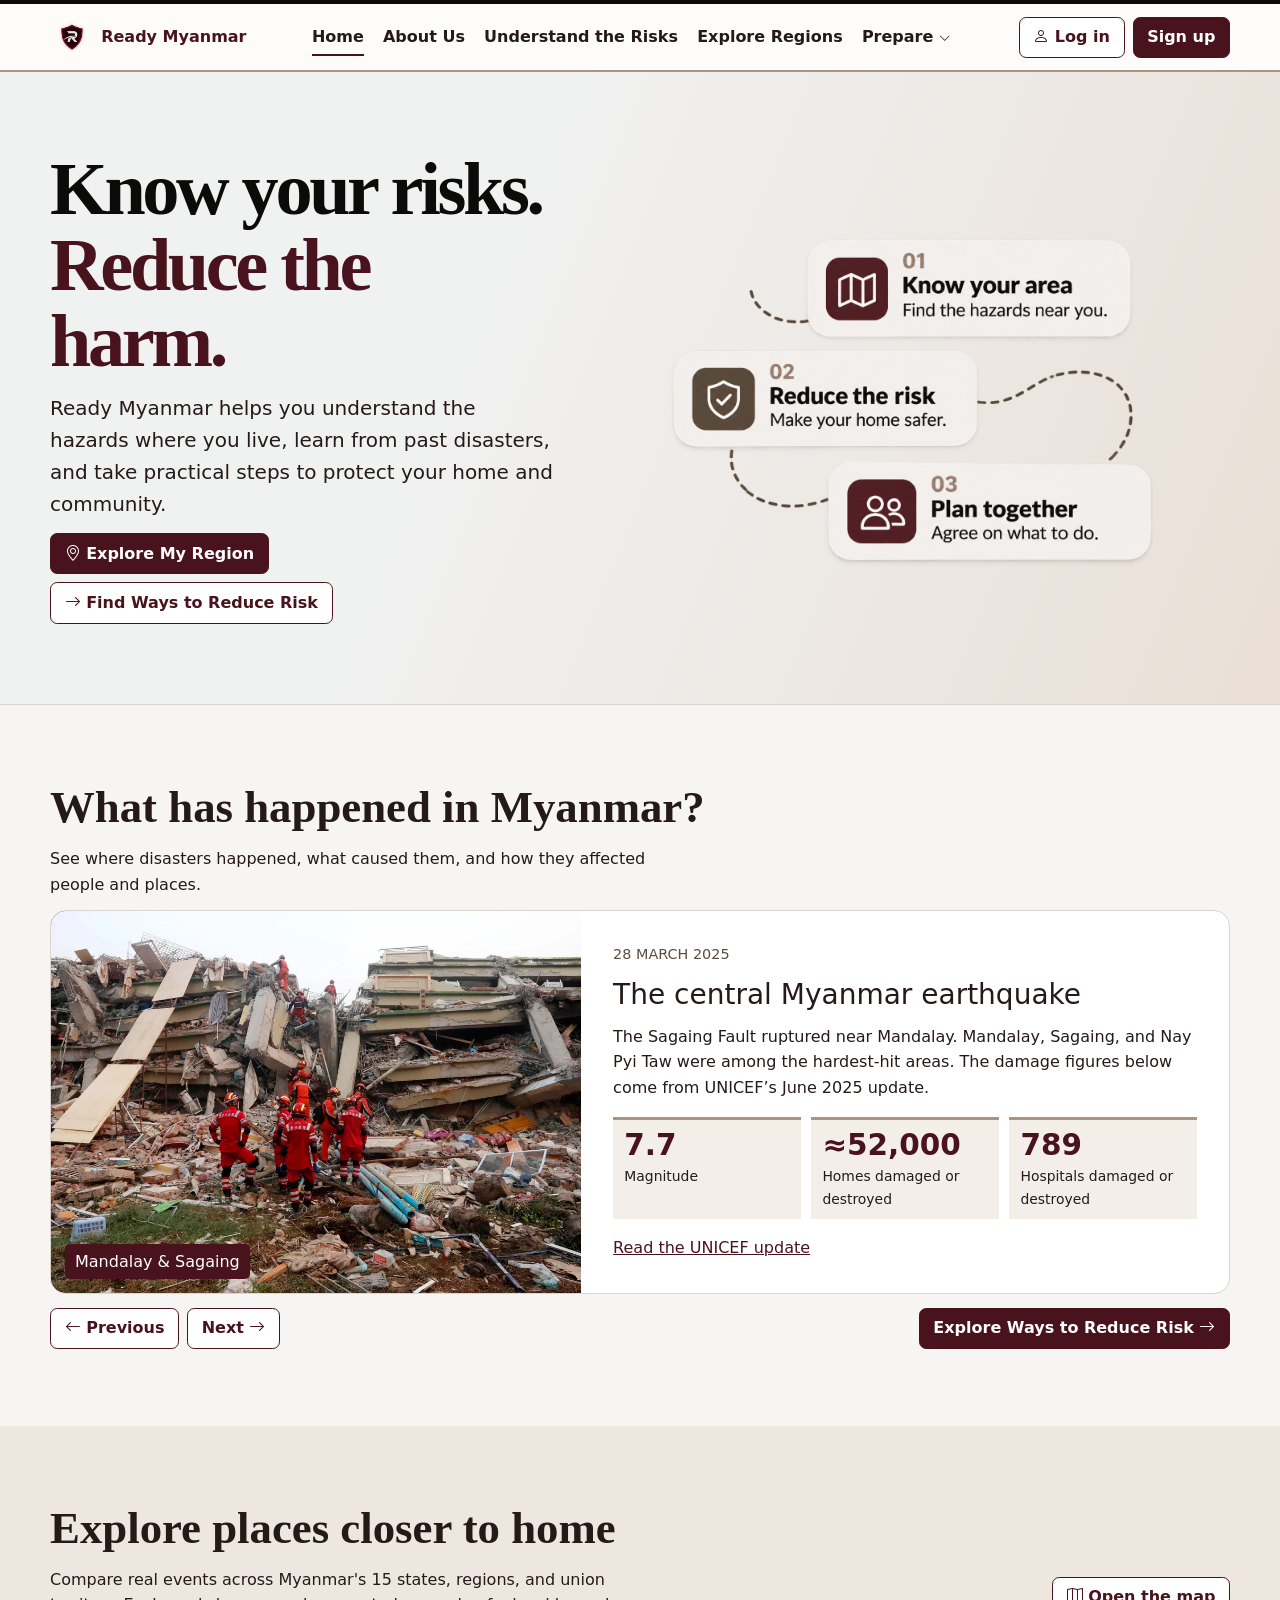
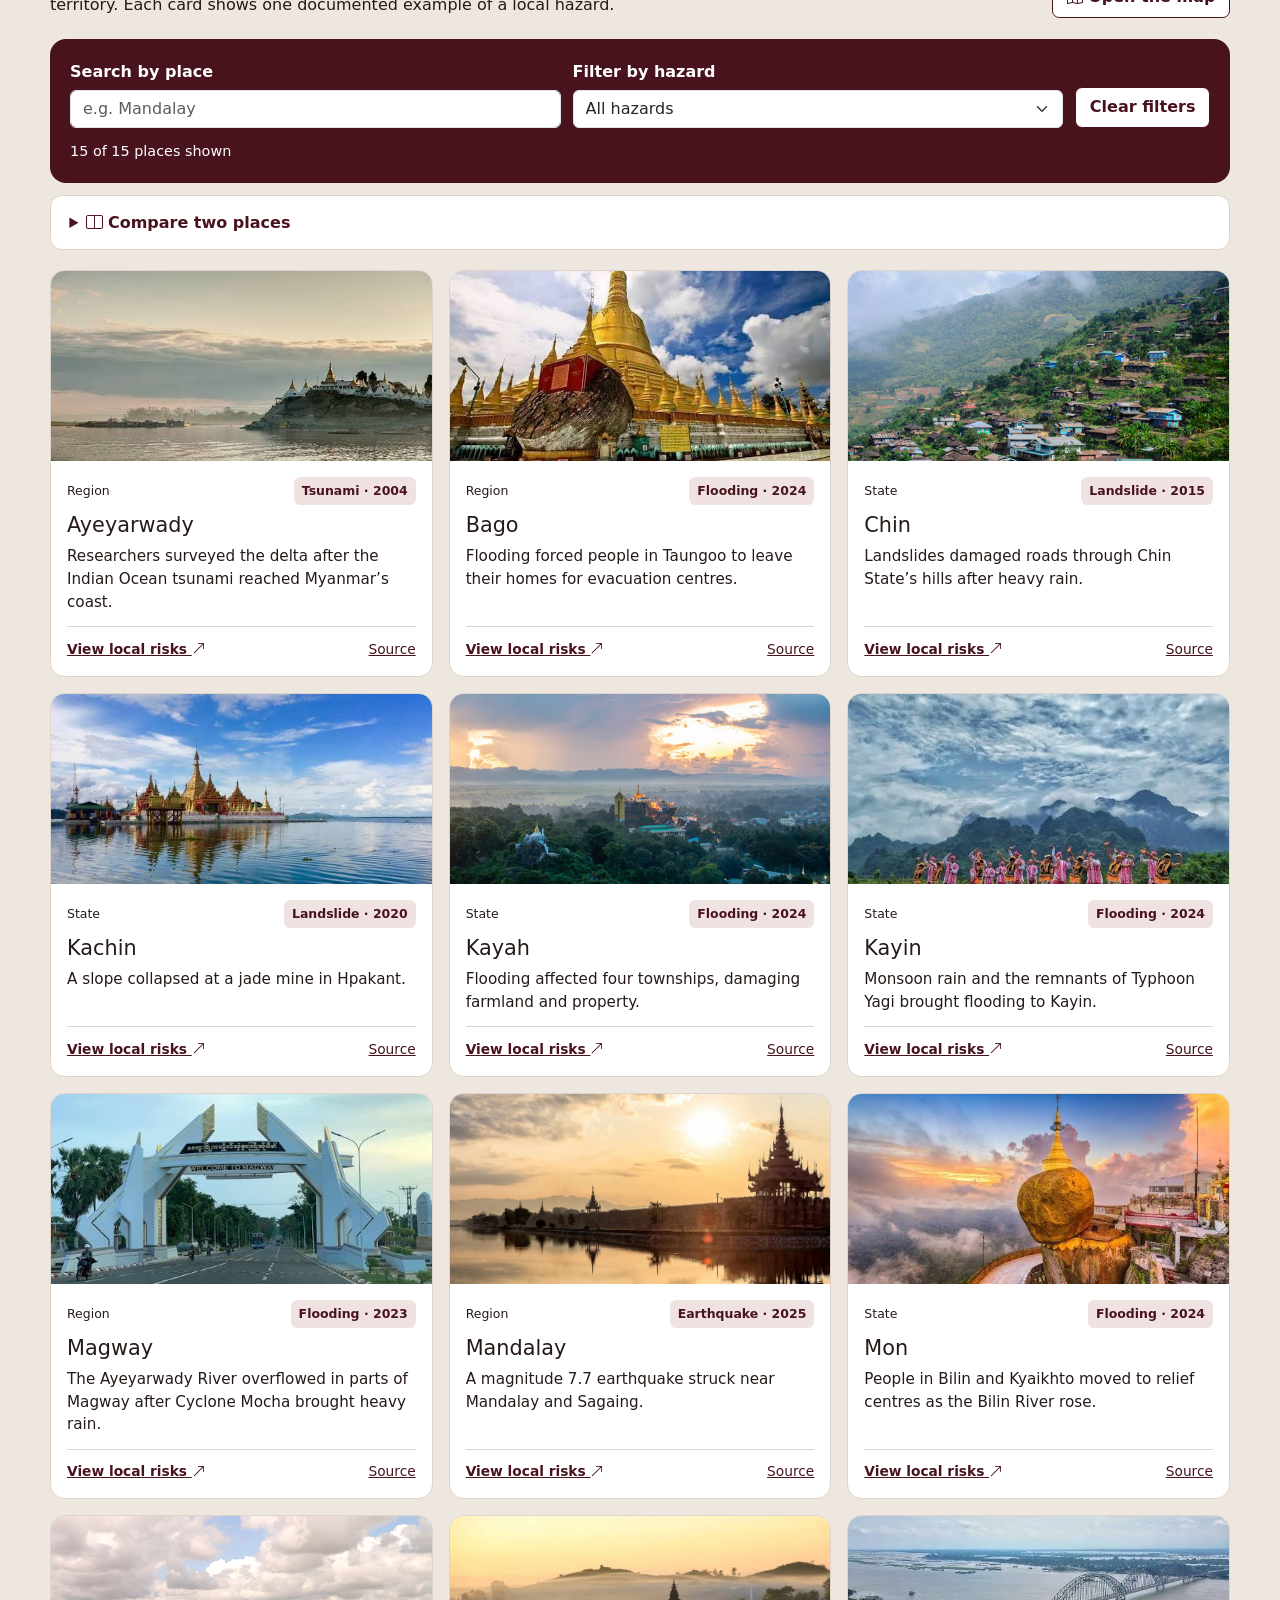
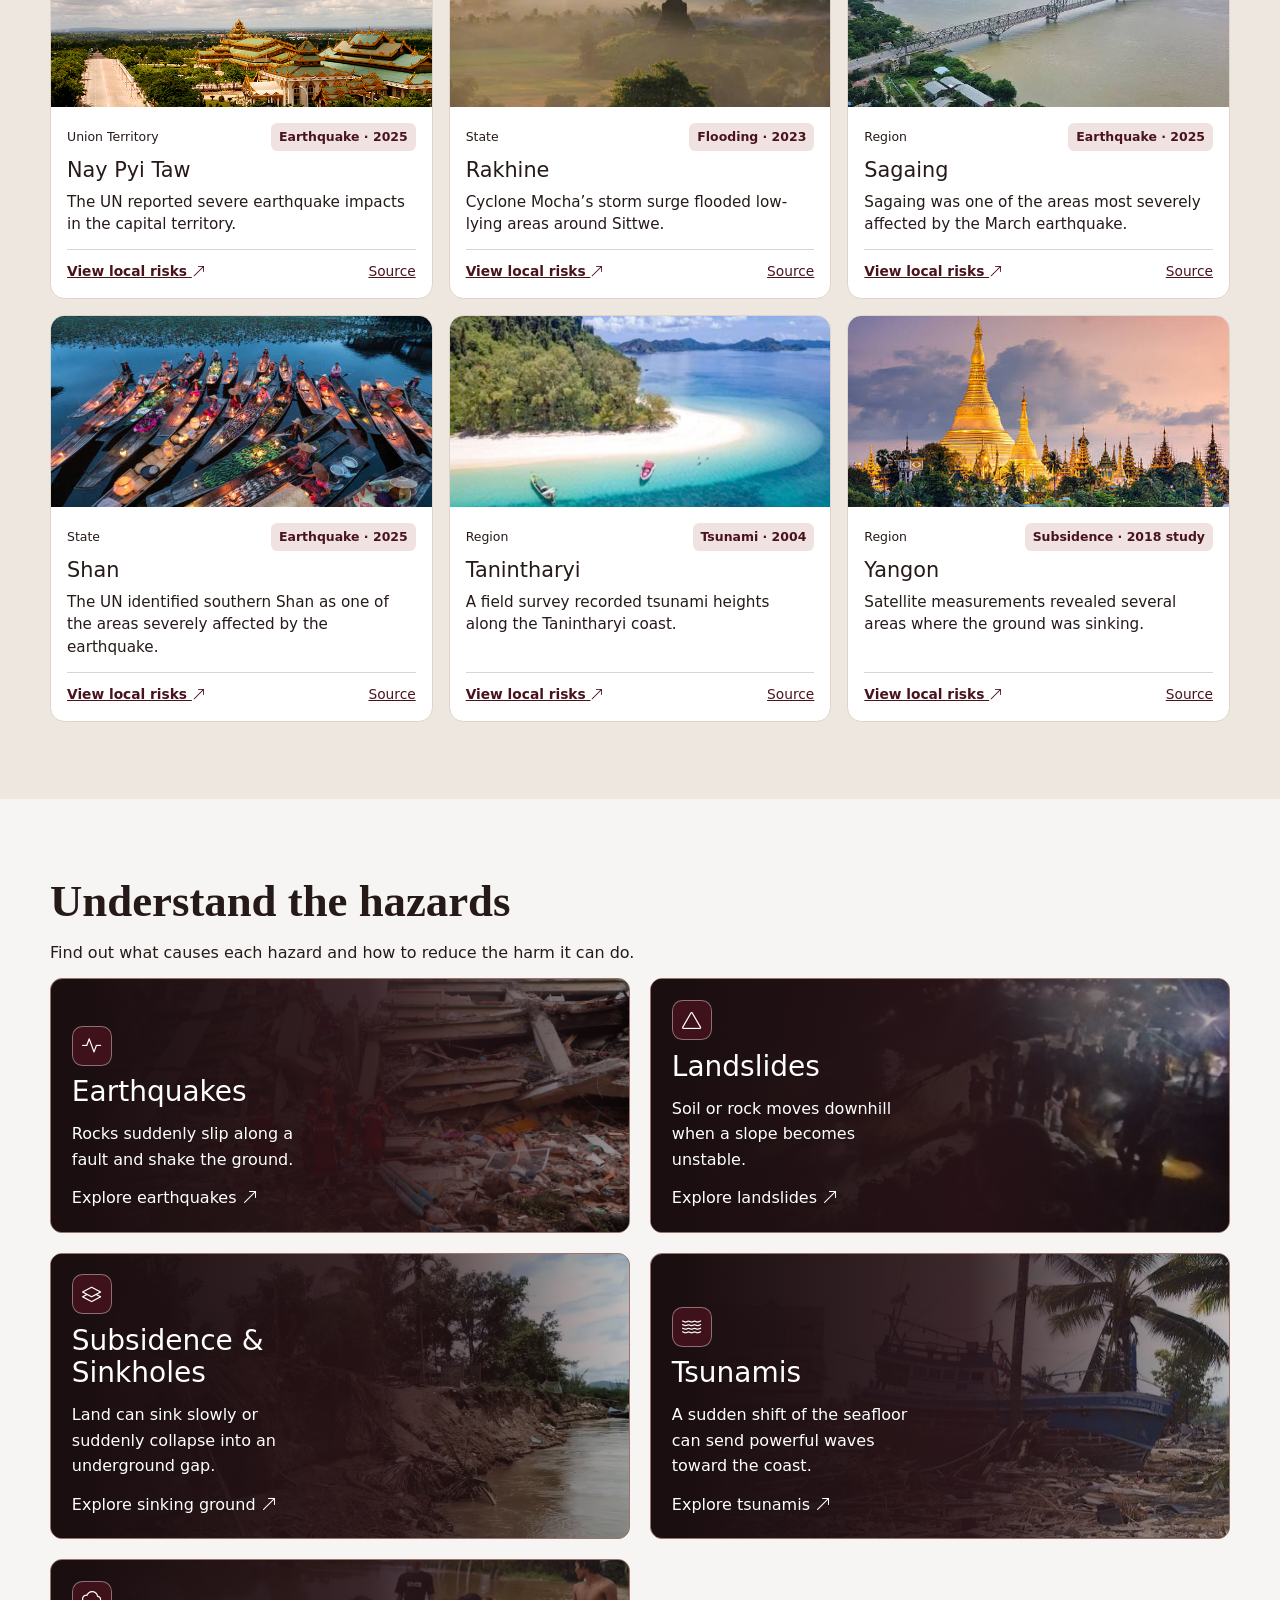
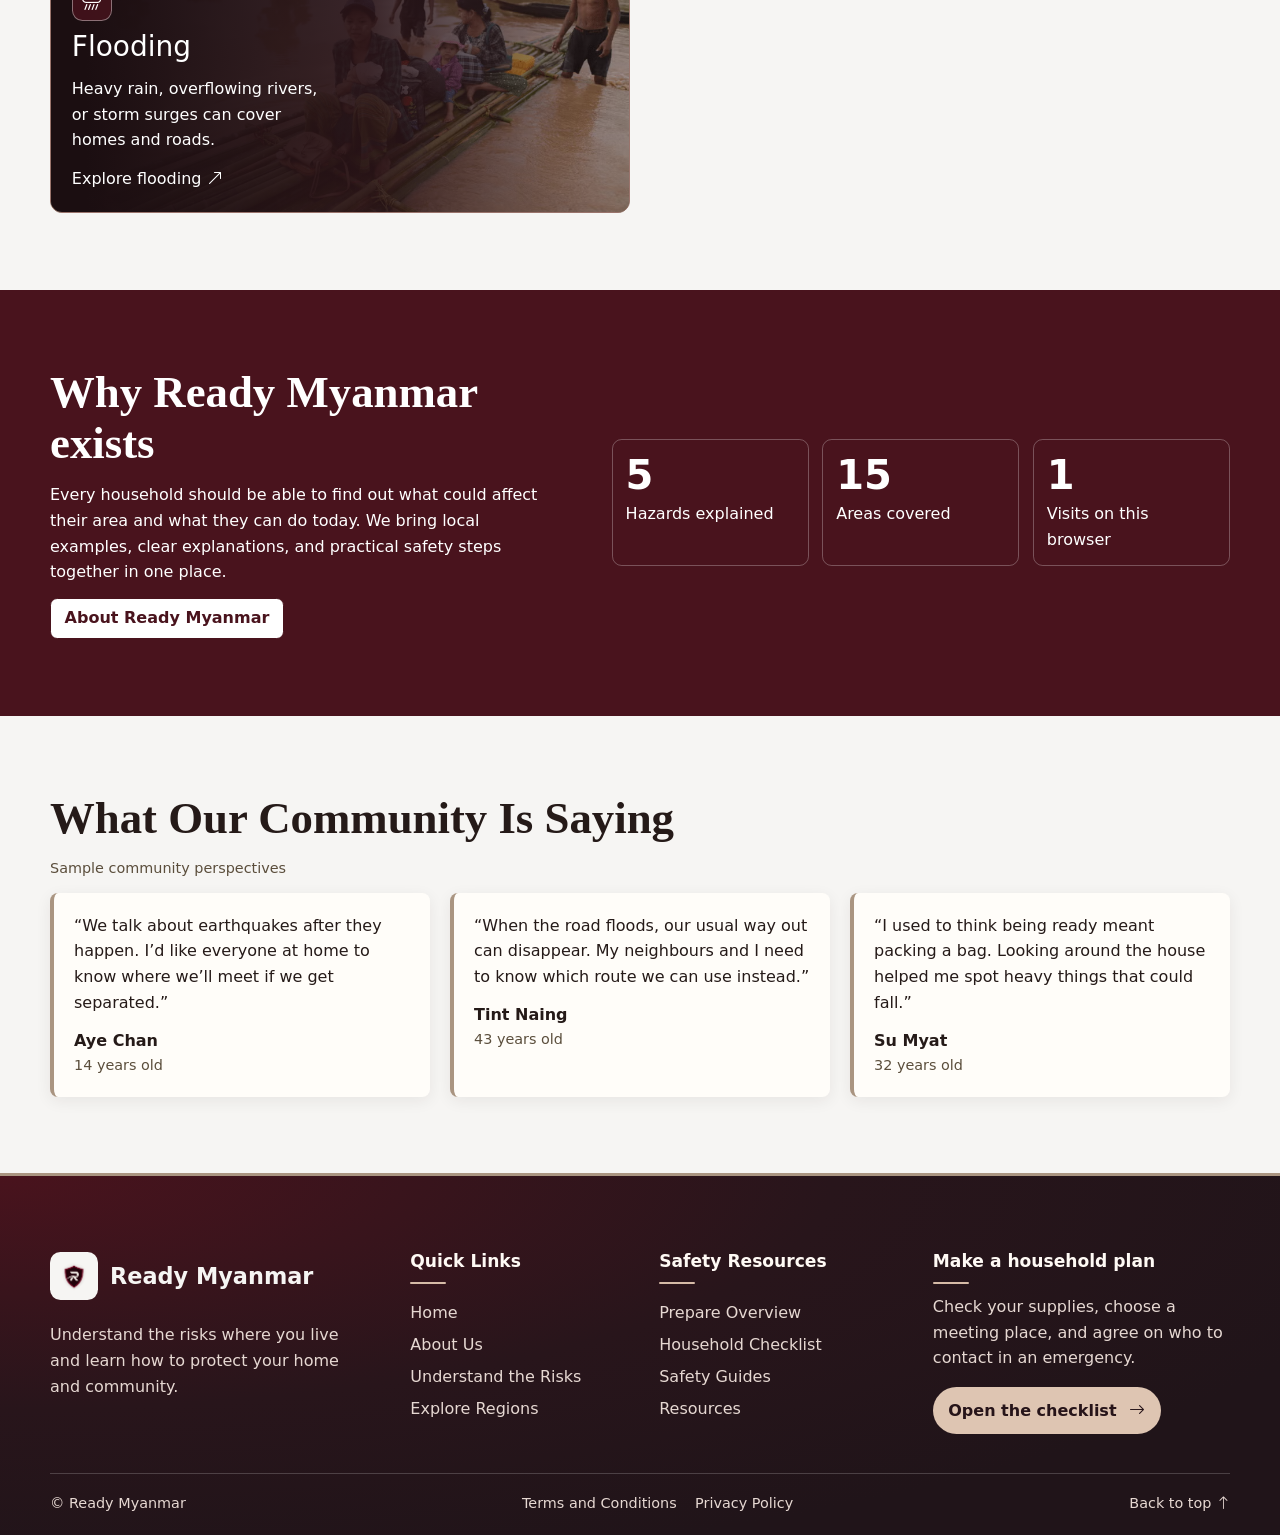
<file: index.html>
<!DOCTYPE html>
<html lang="en">
<head>
    <meta charset="UTF-8">
    <meta name="viewport" content="width=device-width, initial-scale=1">
    <meta name="description" content="Explore Myanmar's disaster risks and find practical ways to reduce harm at home and in your community.">
    <title>Ready Myanmar | Reduce Disaster Risk</title>

    <link rel="icon" href="images/ready-myanmar-logo.png">
    <link rel="stylesheet" href="https://cdn.jsdelivr.net/npm/bootstrap@5.3.3/dist/css/bootstrap.min.css">
    <link rel="stylesheet" href="https://cdn.jsdelivr.net/npm/bootstrap-icons@1.11.3/font/bootstrap-icons.min.css">
    <link rel="stylesheet" href="https://cdn.jsdelivr.net/npm/aos@2.3.4/dist/aos.css">
    <link rel="stylesheet" href="style.css">

    <script src="https://cdn.jsdelivr.net/npm/aos@2.3.4/dist/aos.js" defer></script>
    <script src="script.js" defer></script>
</head>

<body id="top">
    <a class="skip-link" href="#main">Skip to content</a>

    <header id="siteHeader">
        <nav class="site-nav" aria-label="Main navigation">
            <div class="container nav-layout">
                <a class="site-brand" href="index.html">
                    <img class="site-logo" src="images/ready-myanmar-logo.png" width="44" height="44" alt="">
                    <span>Ready Myanmar</span>
                </a>

                <button class="btn btn-outline-success menu-button" id="menuButton" type="button"
                    aria-controls="mainMenu" aria-expanded="false">
                    <i class="bi bi-list" aria-hidden="true"></i> Menu
                </button>

                <div class="main-menu" id="mainMenu">
                    <ul class="nav-list">
                        <li><a class="menu-link" href="index.html">Home</a></li>
                        <li><a class="menu-link" href="about us.html">About Us</a></li>
                        <li><a class="menu-link" href="risk.html">Understand the Risks</a></li>
                        <li><a class="menu-link" href="region.html">Explore Regions</a></li>
                        <li>
                            <details class="nav-dropdown">
                                <summary class="menu-link">
                                    Prepare <i class="bi bi-chevron-down" aria-hidden="true"></i>
                                </summary>
                                <div class="dropdown-panel">
                                    <a href="prepare.html">Prepare Overview</a>
                                    <a href="list.html">Household Checklist</a>
                                    <a href="guide.html">Safety Guides</a>
                                </div>
                            </details>
                        </li>
                    </ul>

                    <div class="d-flex flex-wrap align-items-center gap-2 button-row" id="guestActions">
                        <button class="btn btn-outline-success" type="button" data-open="loginDialog">
                            <i class="bi bi-person" aria-hidden="true"></i> Log in
                        </button>
                        <button class="btn btn-success" type="button" data-open="signupDialog">
                            Sign up
                        </button>
                    </div>

                    <details class="nav-dropdown account-menu" id="memberActions" hidden>
                        <summary class="btn btn-outline-success account-toggle">
                            <span class="account-initial" id="accountInitial" aria-hidden="true"></span>
                            <span id="accountName"></span>
                            <i class="bi bi-chevron-down" aria-hidden="true"></i>
                        </summary>
                        <div class="dropdown-panel">
                            <button type="button" data-open="signupDialog">
                                <i class="bi bi-person-plus" aria-hidden="true"></i> Create new account
                            </button>
                            <button type="button" id="logoutButton">
                                <i class="bi bi-box-arrow-right" aria-hidden="true"></i> Log out
                            </button>
                        </div>
                    </details>
                </div>
            </div>
        </nav>

        <dialog class="site-dialog" id="loginDialog" aria-labelledby="loginHeading">
            <div class="dialog-heading">
                <h2 id="loginHeading">Log in</h2>
                <button class="dialog-close" type="button" data-close>
                    <i class="bi bi-x-lg" aria-hidden="true"></i> Close
                </button>
            </div>

            <form class="account-form" data-auth="login" novalidate>
                <label for="loginEmail">Email</label>
                <input class="form-control" id="loginEmail" name="email" type="email"
                    autocomplete="email" maxlength="254" required>

                <label for="loginPassword">Password</label>
                <input class="form-control" id="loginPassword" name="password" type="password"
                    autocomplete="current-password" maxlength="128" required>

                <button class="btn btn-success" type="submit">Log in</button>
            </form>
        </dialog>

        <dialog class="site-dialog" id="signupDialog" aria-labelledby="signupHeading">
            <div class="dialog-heading">
                <h2 id="signupHeading">Create an account</h2>
                <button class="dialog-close" type="button" data-close>
                    <i class="bi bi-x-lg" aria-hidden="true"></i> Close
                </button>
            </div>

            <p>Use a test password. This demo account is saved in this browser.</p>

            <form class="account-form" data-auth="signup" novalidate>
                <label for="signupName">Name</label>
                <input class="form-control" id="signupName" name="displayName"
                    autocomplete="name" maxlength="50" required>

                <label for="signupEmail">Email</label>
                <input class="form-control" id="signupEmail" name="email" type="email"
                    autocomplete="email" maxlength="254" required>

                <label for="signupPassword">Password (at least 8 characters)</label>
                <input class="form-control" id="signupPassword" name="password" type="password"
                    autocomplete="new-password" minlength="8" maxlength="128" required>

                <label for="signupConfirm">Confirm password</label>
                <input class="form-control" id="signupConfirm" name="confirmation" type="password"
                    autocomplete="new-password" maxlength="128" required>

                <button class="btn btn-success" type="submit">Create account</button>
            </form>
        </dialog>
    </header>

    <main id="main">
        <section class="home-hero">
            <div class="container page-section">
                <div class="split-layout">
                    <div class="split-column" data-aos="fade-up">
                        <h1 class="hero-title">Know your risks.<br><span>Reduce the harm.</span></h1>
                        <p class="lead">Ready Myanmar helps you understand the hazards where you live, learn from past disasters, and take practical steps to protect your home and community.</p>

                        <div class="d-flex flex-wrap align-items-center gap-2 button-row">
                            <a class="btn btn-success" href="region.html">
                                <i class="bi bi-geo-alt" aria-hidden="true"></i> Explore My Region
                            </a>
                            <a class="btn btn-outline-success" href="prepare.html">
                                <i class="bi bi-arrow-right" aria-hidden="true"></i> Find Ways to Reduce Risk
                            </a>
                        </div>
                    </div>

                    <figure class="guide-frame" data-aos="fade-up" data-aos-delay="100">
                        <img src="images/ready-myanmar-guide.png" width="1536" height="1024"
                            fetchpriority="high"
                            alt="Know your area: find the hazards near you. Reduce the risk: make your home safer. Plan together: agree on what to do.">
                    </figure>
                </div>
            </div>
        </section>

        <section class="container page-section" aria-labelledby="eventsHeading">
            <div data-aos="fade-up">
                <h2 class="section-title" id="eventsHeading">What has happened in Myanmar?</h2>
                <p class="home-intro">See where disasters happened, what caused them, and how they affected people and places.</p>
            </div>

            <div id="eventSlider" role="region" aria-label="Five Myanmar hazard examples">
                <article class="slide-panel">
                    <div class="home-story">
                        <figure class="story-photo">
                            <img src="images/disaster earthquake 01 homepage.jpg" alt="Photograph showing earthquake damage">
                            <figcaption>Mandalay &amp; Sagaing</figcaption>
                        </figure>

                        <div class="story-copy">
                            <p class="story-date">28 March 2025</p>
                            <h3>The central Myanmar earthquake</h3>
                            <p>The Sagaing Fault ruptured near Mandalay. Mandalay, Sagaing, and Nay Pyi Taw were among the hardest-hit areas. The damage figures below come from UNICEF’s June 2025 update.</p>

                            <dl class="event-stats">
                                <div>
                                    <dt><span data-count="7.7">7.7</span></dt>
                                    <dd>Magnitude</dd>
                                </div>
                                <div>
                                    <dt>≈<span data-count="52000">52,000</span></dt>
                                    <dd>Homes damaged or destroyed</dd>
                                </div>
                                <div>
                                    <dt><span data-count="789">789</span></dt>
                                    <dd>Hospitals damaged or destroyed</dd>
                                </div>
                            </dl>

                            <a href="https://myanmar.un.org/en/296356-unicef-myanmar-earthquake-flash-update-no-15">Read the UNICEF update</a>
                        </div>
                    </div>
                </article>

                <article class="slide-panel" hidden>
                    <div class="home-story">
                        <figure class="story-photo">
                            <img src="images/hpakant-landslide.jpg" alt="Photograph illustrating an unstable slope">
                            <figcaption>Hpakant, Kachin</figcaption>
                        </figure>

                        <div class="story-copy">
                            <p class="story-date">2 July 2020</p>
                            <h3>The Hpakant landslide</h3>
                            <p>A slope collapsed at the Wai Khar jade mine. Heavy rain can weaken slopes, and excavation can change their stability. People working or living below unstable slopes are especially exposed.</p>

                            <dl class="event-stats">
                                <div>
                                    <dt>≥<span data-count="172">172</span></dt>
                                    <dd>Miners died</dd>
                                </div>
                                <div>
                                    <dt><span data-count="20">20</span></dt>
                                    <dd>Years of changes at the mine studied</dd>
                                </div>
                            </dl>

                            <a href="https://earthobservatory.sg/research/publications/the-2020-hpakant-jade-mine-disaster-myanmar-a-multi-sensor-investigation-for-slope-failure">Read the landslide investigation</a><br>
                            <a href="https://www.earth.sinica.edu.tw/index.php/en/research/fields/detail/51">See how researchers studied the site</a>
                        </div>
                    </div>
                </article>

                <article class="slide-panel" hidden>
                    <div class="home-story">
                        <figure class="story-photo">
                            <img src="images/yangon-subsidence.jpg" alt="Photograph illustrating how sinking ground can affect built-up areas">
                            <figcaption>Yangon</figcaption>
                        </figure>

                        <div class="story-copy">
                            <p class="story-date">Study published in 2018</p>
                            <h3>Sinking ground in Yangon</h3>
                            <p>Satellite measurements showed that parts of Yangon were slowly sinking. Researchers linked much of this movement to groundwater pumping. A sinkhole can form if water dissolves rock below the surface and the ground gives way.</p>

                            <dl class="event-stats">
                                <div>
                                    <dt><span data-count="4">4</span></dt>
                                    <dd>Zones with marked differences in ground movement</dd>
                                </div>
                                <div>
                                    <dt>&gt;<span data-count="20">20</span></dt>
                                    <dd>mm per year difference in vertical movement in those zones</dd>
                                </div>
                            </dl>

                            <a href="https://research.tudelft.nl/en/publications/monitoring-land-subsidence-in-yangon-myanmar-using-sentinel-1-per/">Read the Yangon study</a>
                        </div>
                    </div>
                </article>

                <article class="slide-panel" hidden>
                    <div class="home-story">
                        <figure class="story-photo">
                            <img src="images/tsunami-coast.jpg" alt="Photograph of a low-lying coastal area">
                            <figcaption>Ayeyarwady Delta &amp; Tanintharyi coast</figcaption>
                        </figure>

                        <div class="story-copy">
                            <p class="story-date">26 December 2004</p>
                            <h3>The Indian Ocean tsunami</h3>
                            <p>A major undersea earthquake off Sumatra moved the seafloor and sent waves across the Indian Ocean. In low-lying coastal communities, those waves can carry water far inland.</p>

                            <dl class="event-stats">
                                <div>
                                    <dt><span data-count="0.4">0.4</span>–<span data-count="2.9">2.9</span></dt>
                                    <dd>Metres of measured tsunami height</dd>
                                </div>
                                <div>
                                    <dt><span data-count="22">22</span></dt>
                                    <dd>Sites surveyed along Myanmar’s coast</dd>
                                </div>
                            </dl>

                            <a href="https://link.springer.com/article/10.1186/BF03353384">Read the coastal survey</a>
                        </div>
                    </div>
                </article>

                <article class="slide-panel" hidden>
                    <div class="home-story">
                        <figure class="story-photo">
                            <img src="images/disaster flooding 02 homepage.jpg" alt="Photograph showing flood impacts">
                            <figcaption>Bago, Kayin, Mandalay &amp; other areas</figcaption>
                        </figure>

                        <div class="story-copy">
                            <p class="story-date">September 2024</p>
                            <h3>Floods after heavy monsoon rain</h3>
                            <p>Heavy monsoon rain and the remnants of Typhoon Yagi caused widespread flooding. Low-lying areas and riverside communities are particularly exposed when water rises. These figures come from the UN’s 27 September 2024 report.</p>

                            <dl class="event-stats">
                                <div>
                                    <dt>≈<span data-count="1000000">1,000,000</span></dt>
                                    <dd>People affected</dd>
                                </div>
                                <div>
                                    <dt><span data-count="70">70</span></dt>
                                    <dd>Townships affected</dd>
                                </div>
                                <div>
                                    <dt>&gt;<span data-count="360">360</span></dt>
                                    <dd>Reported drowning deaths</dd>
                                </div>
                            </dl>

                            <a href="https://myanmar.un.org/en/279958-myanmar-flood-situation-report-3-27-september-2024">Read the UN flood report</a>
                        </div>
                    </div>
                </article>
            </div>

            <div class="d-flex flex-wrap align-items-center gap-2 button-row event-controls">
                <button class="btn btn-outline-success" type="button" data-slider="eventSlider"
                    data-direction="-1" aria-controls="eventSlider">
                    <i class="bi bi-arrow-left" aria-hidden="true"></i> Previous
                </button>
                <button class="btn btn-outline-success" type="button" data-slider="eventSlider"
                    data-direction="1" aria-controls="eventSlider">
                    Next <i class="bi bi-arrow-right" aria-hidden="true"></i>
                </button>
                <a class="btn btn-success prepare-link" href="prepare.html">
                    Explore Ways to Reduce Risk <i class="bi bi-arrow-right" aria-hidden="true"></i>
                </a>
            </div>
        </section>

        <section class="home-tinted page-section region-explorer" id="regionExplorer" aria-labelledby="regionsHeading">
            <div class="container">
                <div class="section-heading">
                    <div>
                        <h2 class="section-title" id="regionsHeading">Explore places closer to home</h2>
                        <p class="home-intro">Compare real events across Myanmar's 15 states, regions, and union territory. Each card shows one documented example of a local hazard.</p>
                    </div>
                    <a class="btn btn-outline-success" href="region.html">
                        <i class="bi bi-map" aria-hidden="true"></i> Open the map
                    </a>
                </div>

                <div class="region-explorer-filters" hidden>
                    <div class="region-filter-fields">
                        <label>
                            Search by place
                            <input class="form-control" id="regionSearch" type="search" placeholder="e.g. Mandalay" aria-controls="regionCaseGrid">
                        </label>
                        <label>
                            Filter by hazard
                            <select class="form-select" id="regionHazard" aria-controls="regionCaseGrid">
                                <option value="">All hazards</option>
                                <option value="earthquake">Earthquakes</option>
                                <option value="flooding">Flooding</option>
                                <option value="landslide">Landslides</option>
                                <option value="subsidence">Subsidence</option>
                                <option value="tsunami">Tsunamis</option>
                            </select>
                        </label>
                        <button class="btn" id="regionReset" type="button">Clear filters</button>
                    </div>
                    <p id="regionResultCount" role="status"></p>
                </div>

                <details class="region-comparison" hidden>
                    <summary><i class="bi bi-layout-split" aria-hidden="true"></i> Compare two places</summary>
                    <div class="region-comparison-body">
                        <div class="region-compare-grid">
                            <label>First place <select class="form-select" data-region-compare></select></label>
                            <label>Second place <select class="form-select" data-region-compare></select></label>
                        </div>
                        <p id="regionCompareStatus" role="status"></p>
                        <div class="region-compare-grid" id="regionCompareResults"></div>
                    </div>
                </details>

                <div class="region-case-grid" id="regionCaseGrid">
                    <article class="region-case" data-hazard="tsunami">
                        <img src="images/ayeyarwady.jpg" alt="" loading="lazy">
                        <div class="region-case-copy">
                            <p class="region-case-meta"><span>Region</span><span>Tsunami · 2004</span></p>
                            <h3>Ayeyarwady</h3>
                            <p class="region-case-fact">Researchers surveyed the delta after the Indian Ocean tsunami reached Myanmar’s coast.</p>
                            <div class="region-case-links">
                                <a href="region.html#ayeyarwady">View local risks <i class="bi bi-arrow-up-right" aria-hidden="true"></i></a>
                                <a href="https://link.springer.com/article/10.1186/BF03353384" aria-label="Read the source for Ayeyarwady">Source</a>
                            </div>
                        </div>
                    </article>

                    <article class="region-case" data-hazard="flooding">
                        <img src="images/bago.jpg" alt="" loading="lazy">
                        <div class="region-case-copy">
                            <p class="region-case-meta"><span>Region</span><span>Flooding · 2024</span></p>
                            <h3>Bago</h3>
                            <p class="region-case-fact">Flooding forced people in Taungoo to leave their homes for evacuation centres.</p>
                            <div class="region-case-links">
                                <a href="region.html#bago">View local risks <i class="bi bi-arrow-up-right" aria-hidden="true"></i></a>
                                <a href="https://myanmar.un.org/en/278804-myanmar-flood-situation-report-16-september-2024" aria-label="Read the source for Bago">Source</a>
                            </div>
                        </div>
                    </article>

                    <article class="region-case" data-hazard="landslide">
                        <img src="images/chin.jpg" alt="" loading="lazy">
                        <div class="region-case-copy">
                            <p class="region-case-meta"><span>State</span><span>Landslide · 2015</span></p>
                            <h3>Chin</h3>
                            <p class="region-case-fact">Landslides damaged roads through Chin State’s hills after heavy rain.</p>
                            <div class="region-case-links">
                                <a href="region.html#chin">View local risks <i class="bi bi-arrow-up-right" aria-hidden="true"></i></a>
                                <a href="https://www.worldbank.org/en/country/myanmar/publication/myanmar-floods-and-landslides-post-disaster-needs-assessment" aria-label="Read the source for Chin">Source</a>
                            </div>
                        </div>
                    </article>

                    <article class="region-case" data-hazard="landslide">
                        <img src="images/kachin.jpg" alt="" loading="lazy">
                        <div class="region-case-copy">
                            <p class="region-case-meta"><span>State</span><span>Landslide · 2020</span></p>
                            <h3>Kachin</h3>
                            <p class="region-case-fact">A slope collapsed at a jade mine in Hpakant.</p>
                            <div class="region-case-links">
                                <a href="region.html#kachin">View local risks <i class="bi bi-arrow-up-right" aria-hidden="true"></i></a>
                                <a href="https://www.earth.sinica.edu.tw/index.php/en/research/fields/detail/51" aria-label="Read the source for Kachin">Source</a>
                            </div>
                        </div>
                    </article>

                    <article class="region-case" data-hazard="flooding">
                        <img src="images/kayah.jpg" alt="" loading="lazy">
                        <div class="region-case-copy">
                            <p class="region-case-meta"><span>State</span><span>Flooding · 2024</span></p>
                            <h3>Kayah</h3>
                            <p class="region-case-fact">Flooding affected four townships, damaging farmland and property.</p>
                            <div class="region-case-links">
                                <a href="region.html#kayah">View local risks <i class="bi bi-arrow-up-right" aria-hidden="true"></i></a>
                                <a href="https://myanmar.un.org/en/278804-myanmar-flood-situation-report-16-september-2024" aria-label="Read the source for Kayah">Source</a>
                            </div>
                        </div>
                    </article>

                    <article class="region-case" data-hazard="flooding">
                        <img src="images/kayin.jpg" alt="" loading="lazy">
                        <div class="region-case-copy">
                            <p class="region-case-meta"><span>State</span><span>Flooding · 2024</span></p>
                            <h3>Kayin</h3>
                            <p class="region-case-fact">Monsoon rain and the remnants of Typhoon Yagi brought flooding to Kayin.</p>
                            <div class="region-case-links">
                                <a href="region.html#kayin">View local risks <i class="bi bi-arrow-up-right" aria-hidden="true"></i></a>
                                <a href="https://myanmar.un.org/en/278804-myanmar-flood-situation-report-16-september-2024" aria-label="Read the source for Kayin">Source</a>
                            </div>
                        </div>
                    </article>

                    <article class="region-case" data-hazard="flooding">
                        <img src="images/magway.jpg" alt="" loading="lazy">
                        <div class="region-case-copy">
                            <p class="region-case-meta"><span>Region</span><span>Flooding · 2023</span></p>
                            <h3>Magway</h3>
                            <p class="region-case-fact">The Ayeyarwady River overflowed in parts of Magway after Cyclone Mocha brought heavy rain.</p>
                            <div class="region-case-links">
                                <a href="region.html#magway">View local risks <i class="bi bi-arrow-up-right" aria-hidden="true"></i></a>
                                <a href="https://myanmar.un.org/en/232835-myanmar-cyclone-mocha-flash-appeal-may-2023" aria-label="Read the source for Magway">Source</a>
                            </div>
                        </div>
                    </article>

                    <article class="region-case" data-hazard="earthquake">
                        <img src="images/mandalay.jpg" alt="" loading="lazy">
                        <div class="region-case-copy">
                            <p class="region-case-meta"><span>Region</span><span>Earthquake · 2025</span></p>
                            <h3>Mandalay</h3>
                            <p class="region-case-fact">A magnitude 7.7 earthquake struck near Mandalay and Sagaing.</p>
                            <div class="region-case-links">
                                <a href="region.html#mandalay">View local risks <i class="bi bi-arrow-up-right" aria-hidden="true"></i></a>
                                <a href="https://myanmar.un.org/en/292274-ocha-myanmar-earthquake-response-situation-report-no-1" aria-label="Read the source for Mandalay">Source</a>
                            </div>
                        </div>
                    </article>

                    <article class="region-case" data-hazard="flooding">
                        <img src="images/mon.jpg" alt="" loading="lazy">
                        <div class="region-case-copy">
                            <p class="region-case-meta"><span>State</span><span>Flooding · 2024</span></p>
                            <h3>Mon</h3>
                            <p class="region-case-fact">People in Bilin and Kyaikhto moved to relief centres as the Bilin River rose.</p>
                            <div class="region-case-links">
                                <a href="region.html#mon">View local risks <i class="bi bi-arrow-up-right" aria-hidden="true"></i></a>
                                <a href="https://myanmar.un.org/en/278804-myanmar-flood-situation-report-16-september-2024" aria-label="Read the source for Mon">Source</a>
                            </div>
                        </div>
                    </article>

                    <article class="region-case" data-hazard="earthquake">
                        <img src="images/nay-pyi-taw.jpg" alt="" loading="lazy">
                        <div class="region-case-copy">
                            <p class="region-case-meta"><span>Union Territory</span><span>Earthquake · 2025</span></p>
                            <h3>Nay Pyi Taw</h3>
                            <p class="region-case-fact">The UN reported severe earthquake impacts in the capital territory.</p>
                            <div class="region-case-links">
                                <a href="region.html#nay-pyi-taw">View local risks <i class="bi bi-arrow-up-right" aria-hidden="true"></i></a>
                                <a href="https://myanmar.un.org/en/292274-ocha-myanmar-earthquake-response-situation-report-no-1" aria-label="Read the source for Nay Pyi Taw">Source</a>
                            </div>
                        </div>
                    </article>

                    <article class="region-case" data-hazard="flooding">
                        <img src="images/rakhine.jpg" alt="" loading="lazy">
                        <div class="region-case-copy">
                            <p class="region-case-meta"><span>State</span><span>Flooding · 2023</span></p>
                            <h3>Rakhine</h3>
                            <p class="region-case-fact">Cyclone Mocha’s storm surge flooded low-lying areas around Sittwe.</p>
                            <div class="region-case-links">
                                <a href="region.html#rakhine">View local risks <i class="bi bi-arrow-up-right" aria-hidden="true"></i></a>
                                <a href="https://myanmar.un.org/en/232835-myanmar-cyclone-mocha-flash-appeal-may-2023" aria-label="Read the source for Rakhine">Source</a>
                            </div>
                        </div>
                    </article>

                    <article class="region-case" data-hazard="earthquake">
                        <img src="images/sagaing.jpg" alt="" loading="lazy">
                        <div class="region-case-copy">
                            <p class="region-case-meta"><span>Region</span><span>Earthquake · 2025</span></p>
                            <h3>Sagaing</h3>
                            <p class="region-case-fact">Sagaing was one of the areas most severely affected by the March earthquake.</p>
                            <div class="region-case-links">
                                <a href="region.html#sagaing">View local risks <i class="bi bi-arrow-up-right" aria-hidden="true"></i></a>
                                <a href="https://myanmar.un.org/en/292274-ocha-myanmar-earthquake-response-situation-report-no-1" aria-label="Read the source for Sagaing">Source</a>
                            </div>
                        </div>
                    </article>

                    <article class="region-case" data-hazard="earthquake">
                        <img src="images/shan.jpg" alt="" loading="lazy">
                        <div class="region-case-copy">
                            <p class="region-case-meta"><span>State</span><span>Earthquake · 2025</span></p>
                            <h3>Shan</h3>
                            <p class="region-case-fact">The UN identified southern Shan as one of the areas severely affected by the earthquake.</p>
                            <div class="region-case-links">
                                <a href="region.html#shan">View local risks <i class="bi bi-arrow-up-right" aria-hidden="true"></i></a>
                                <a href="https://myanmar.un.org/en/292274-ocha-myanmar-earthquake-response-situation-report-no-1" aria-label="Read the source for Shan">Source</a>
                            </div>
                        </div>
                    </article>

                    <article class="region-case" data-hazard="tsunami">
                        <img src="images/tanintharyi.jpg" alt="" loading="lazy">
                        <div class="region-case-copy">
                            <p class="region-case-meta"><span>Region</span><span>Tsunami · 2004</span></p>
                            <h3>Tanintharyi</h3>
                            <p class="region-case-fact">A field survey recorded tsunami heights along the Tanintharyi coast.</p>
                            <div class="region-case-links">
                                <a href="region.html#tanintharyi">View local risks <i class="bi bi-arrow-up-right" aria-hidden="true"></i></a>
                                <a href="https://link.springer.com/article/10.1186/BF03353384" aria-label="Read the source for Tanintharyi">Source</a>
                            </div>
                        </div>
                    </article>

                    <article class="region-case" data-hazard="subsidence">
                        <img src="images/yangon.jpg" alt="" loading="lazy">
                        <div class="region-case-copy">
                            <p class="region-case-meta"><span>Region</span><span>Subsidence · 2018 study</span></p>
                            <h3>Yangon</h3>
                            <p class="region-case-fact">Satellite measurements revealed several areas where the ground was sinking.</p>
                            <div class="region-case-links">
                                <a href="region.html#yangon">View local risks <i class="bi bi-arrow-up-right" aria-hidden="true"></i></a>
                                <a href="https://research.tudelft.nl/en/publications/monitoring-land-subsidence-in-yangon-myanmar-using-sentinel-1-per/" aria-label="Read the source for Yangon">Source</a>
                            </div>
                        </div>
                    </article>
                </div>
            </div>
        </section>

        <section class="container page-section" aria-labelledby="hazardsHeading">
            <h2 class="section-title" id="hazardsHeading">Understand the hazards</h2>
            <p class="home-intro">Find out what causes each hazard and how to reduce the harm it can do.</p>

            <div class="card-grid" data-aos="fade-up">
                <a class="hazard-tile" href="risk.html#earthquakes">
                    <img src="images/disaster earthquake 01 homepage.jpg" alt="" loading="lazy">
                    <div>
                        <i class="bi bi-activity hazard-icon" aria-hidden="true"></i>
                        <h3>Earthquakes</h3>
                        <p>Rocks suddenly slip along a fault and shake the ground.</p>
                        <span>Explore earthquakes <i class="bi bi-arrow-up-right" aria-hidden="true"></i></span>
                    </div>
                </a>

                <a class="hazard-tile" href="risk.html#landslides">
                    <img src="images/hpakant-landslide.jpg" alt="" loading="lazy">
                    <div>
                        <i class="bi bi-triangle hazard-icon" aria-hidden="true"></i>
                        <h3>Landslides</h3>
                        <p>Soil or rock moves downhill when a slope becomes unstable.</p>
                        <span>Explore landslides <i class="bi bi-arrow-up-right" aria-hidden="true"></i></span>
                    </div>
                </a>

                <a class="hazard-tile" href="risk.html#subsidence">
                    <img src="images/yangon-subsidence.jpg" alt="" loading="lazy">
                    <div>
                        <i class="bi bi-layers hazard-icon" aria-hidden="true"></i>
                        <h3>Subsidence &amp; Sinkholes</h3>
                        <p>Land can sink slowly or suddenly collapse into an underground gap.</p>
                        <span>Explore sinking ground <i class="bi bi-arrow-up-right" aria-hidden="true"></i></span>
                    </div>
                </a>

                <a class="hazard-tile" href="risk.html#tsunamis">
                    <img src="images/tsunami-coast.jpg" alt="" loading="lazy">
                    <div>
                        <i class="bi bi-water hazard-icon" aria-hidden="true"></i>
                        <h3>Tsunamis</h3>
                        <p>A sudden shift of the seafloor can send powerful waves toward the coast.</p>
                        <span>Explore tsunamis <i class="bi bi-arrow-up-right" aria-hidden="true"></i></span>
                    </div>
                </a>

                <a class="hazard-tile" href="risk.html#flooding">
                    <img src="images/disaster flooding 02 homepage.jpg" alt="" loading="lazy">
                    <div>
                        <i class="bi bi-cloud-rain-heavy hazard-icon" aria-hidden="true"></i>
                        <h3>Flooding</h3>
                        <p>Heavy rain, overflowing rivers, or storm surges can cover homes and roads.</p>
                        <span>Explore flooding <i class="bi bi-arrow-up-right" aria-hidden="true"></i></span>
                    </div>
                </a>
            </div>
        </section>

        <section class="home-purpose page-section" aria-labelledby="purposeHeading">
            <div class="container split-layout">
                <div class="split-column">
                    <h2 class="section-title" id="purposeHeading">Why Ready Myanmar exists</h2>
                    <p>Every household should be able to find out what could affect their area and what they can do today. We bring local examples, clear explanations, and practical safety steps together in one place.</p>
                    <a class="btn btn-light" href="about us.html">About Ready Myanmar</a>
                </div>

                <dl class="site-stats" data-aos="fade-up">
                    <div>
                        <dt><span data-count="5">5</span></dt>
                        <dd>Hazards explained</dd>
                    </div>
                    <div>
                        <dt><span data-count="15">15</span></dt>
                        <dd>Areas covered</dd>
                    </div>
                    <div id="visitStat" hidden>
                        <dt id="visitCount" data-count></dt>
                        <dd>Visits on this browser</dd>
                    </div>
                </dl>
            </div>
        </section>

        <section class="container page-section" aria-labelledby="communityHeading">
            <h2 class="section-title" id="communityHeading">What Our Community Is Saying</h2>
            <p class="community-note">Sample community perspectives</p>

            <div class="card-grid" data-aos="fade-up">
                <figure class="home-quote">
                    <blockquote>“We talk about earthquakes after they happen. I’d like everyone at home to know where we’ll meet if we get separated.”</blockquote>
                    <figcaption>
                        <strong>Aye Chan</strong>
                        <span>14 years old</span>
                    </figcaption>
                </figure>

                <figure class="home-quote">
                    <blockquote>“When the road floods, our usual way out can disappear. My neighbours and I need to know which route we can use instead.”</blockquote>
                    <figcaption>
                        <strong>Tint Naing</strong>
                        <span>43 years old</span>
                    </figcaption>
                </figure>

                <figure class="home-quote">
                    <blockquote>“I used to think being ready meant packing a bag. Looking around the house helped me spot heavy things that could fall.”</blockquote>
                    <figcaption>
                        <strong>Su Myat</strong>
                        <span>32 years old</span>
                    </figcaption>
                </figure>
            </div>
        </section>
    </main>

    <footer class="home-footer">
        <div class="container">
            <div class="footer-layout">
                <div class="footer-intro">
                    <a class="footer-brand" href="index.html">
                        <img src="images/ready-myanmar-logo.png" width="48" height="48" alt="">
                        <span>Ready Myanmar</span>
                    </a>
                    <p>Understand the risks where you live and learn how to protect your home and community.</p>
                </div>

                <nav class="footer-links" aria-labelledby="footerQuickLinks">
                    <h2 class="footer-heading" id="footerQuickLinks">Quick Links</h2>
                    <a href="index.html">Home</a>
                    <a href="about us.html">About Us</a>
                    <a href="risk.html">Understand the Risks</a>
                    <a href="region.html">Explore Regions</a>
                </nav>

                <nav class="footer-links" aria-labelledby="footerResources">
                    <h2 class="footer-heading" id="footerResources">Safety Resources</h2>
                    <a href="prepare.html">Prepare Overview</a>
                    <a href="list.html">Household Checklist</a>
                    <a href="guide.html">Safety Guides</a>
                    <a href="resources.html">Resources</a>
                </nav>

                <div class="footer-action">
                    <h2 class="footer-heading">Make a household plan</h2>
                    <p>Check your supplies, choose a meeting place, and agree on who to contact in an emergency.</p>
                    <a class="footer-cta" href="list.html">
                        Open the checklist <i class="bi bi-arrow-right" aria-hidden="true"></i>
                    </a>
                </div>
            </div>

            <div class="footer-bottom">
                <p>© Ready Myanmar</p>

                <div class="footer-legal">
                    <button class="footer-button" type="button" data-open="termsDialog">Terms and Conditions</button>
                    <button class="footer-button" type="button" data-open="privacyDialog">Privacy Policy</button>
                </div>

                <a class="footer-top" href="#top">
                    Back to top <i class="bi bi-arrow-up" aria-hidden="true"></i>
                </a>
            </div>
        </div>
    </footer>

    <dialog class="site-dialog" id="termsDialog" aria-labelledby="termsHeading">
        <div class="dialog-heading">
            <h2 id="termsHeading">Terms and Conditions</h2>
            <button class="dialog-close" type="button" data-close>
                <i class="bi bi-x-lg" aria-hidden="true"></i> Close
            </button>
        </div>
        <p>Ready Myanmar provides general information about disaster risk. During emergencies, follow local warnings and instructions from emergency responders.</p>
    </dialog>

    <dialog class="site-dialog" id="privacyDialog" aria-labelledby="privacyHeading">
        <div class="dialog-heading">
            <h2 id="privacyHeading">Privacy Policy</h2>
            <button class="dialog-close" type="button" data-close>
                <i class="bi bi-x-lg" aria-hidden="true"></i> Close
            </button>
        </div>
        <p>This site saves demo account details, sign-in status, and your homepage load count in this browser. Clearing this site’s browser data removes those details.</p>
    </dialog>
</body>
</html>
</file>
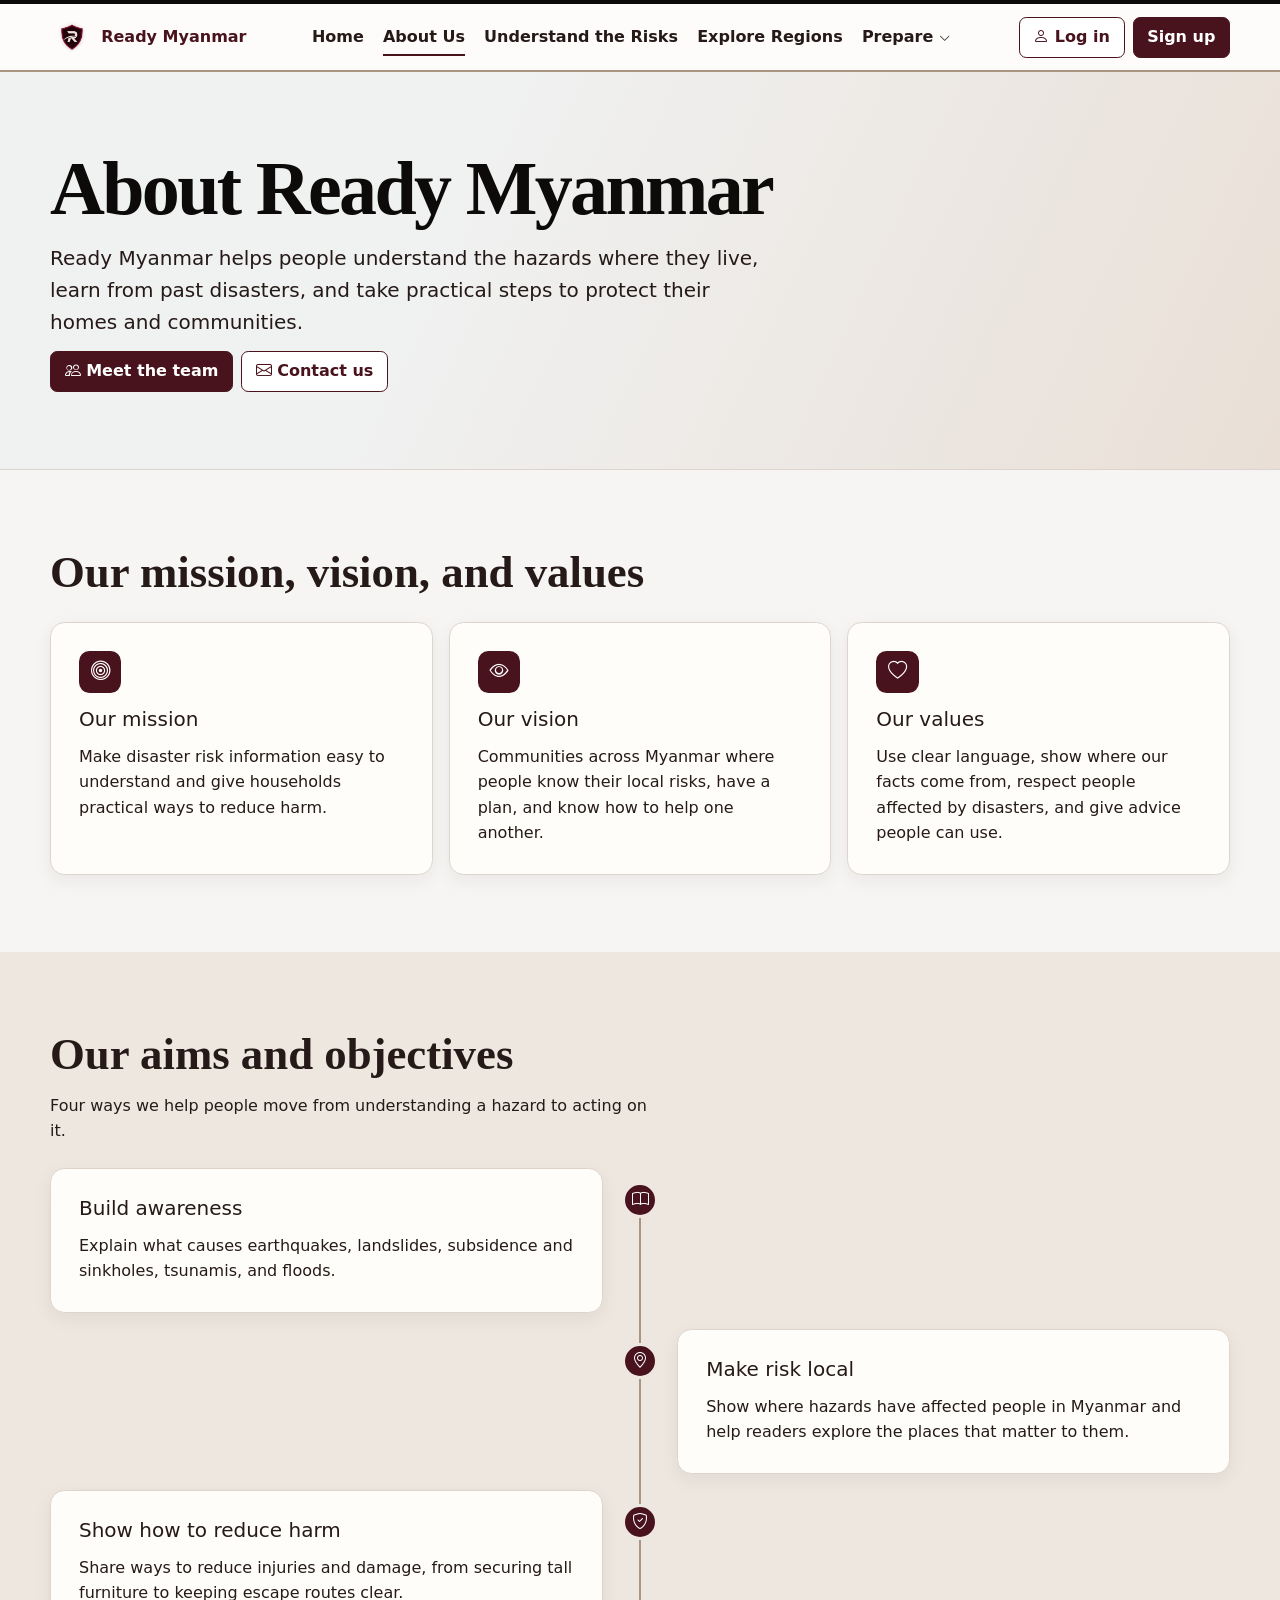
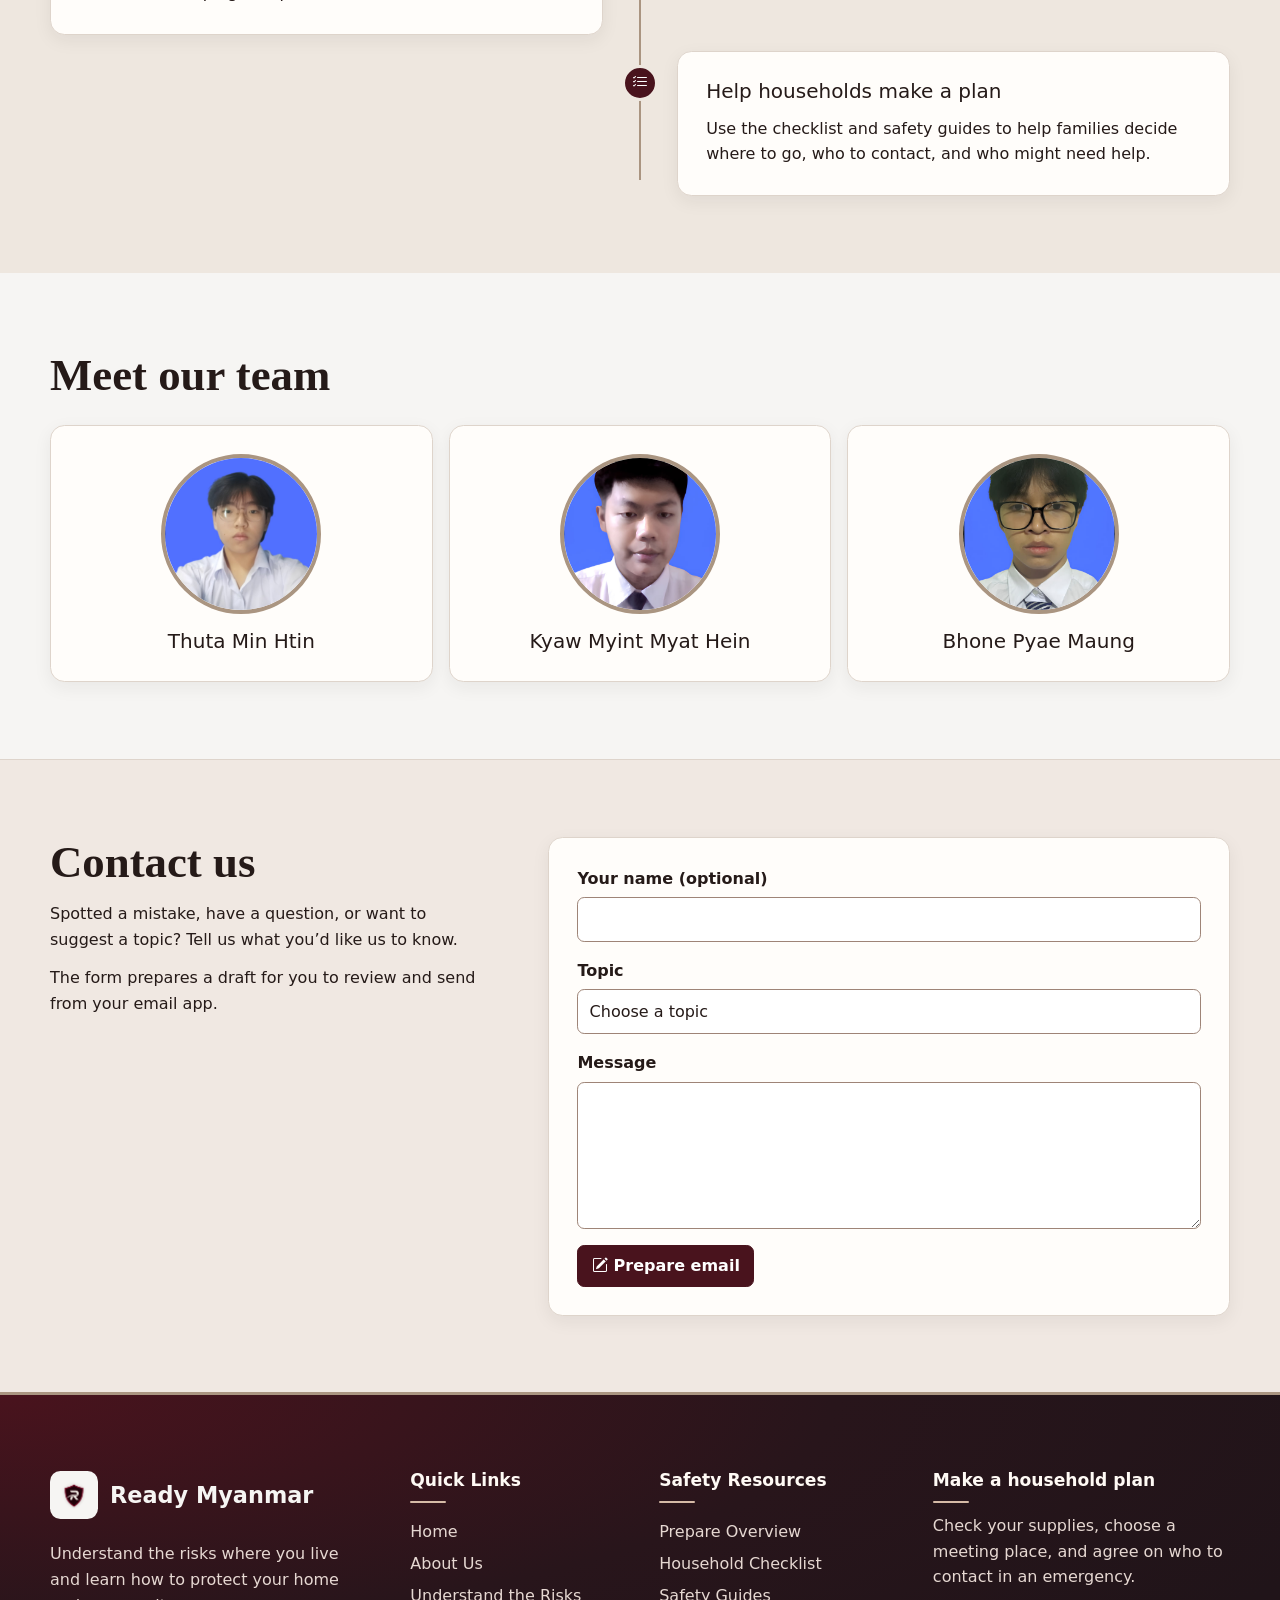
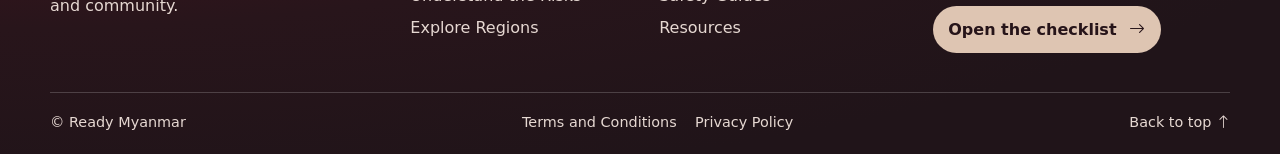
<file: about us.html>
<!DOCTYPE html>
<html lang="en">
<head>
    <meta charset="UTF-8">
    <meta name="viewport" content="width=device-width, initial-scale=1">
    <meta name="description" content="Meet the Ready Myanmar team and learn how we help communities understand and reduce disaster risk.">
    <title>About Us | Ready Myanmar</title>

    <link rel="icon" href="images/ready-myanmar-logo.png">
    <link rel="stylesheet" href="https://cdn.jsdelivr.net/npm/bootstrap@5.3.3/dist/css/bootstrap.min.css">
    <link rel="stylesheet" href="https://cdn.jsdelivr.net/npm/bootstrap-icons@1.11.3/font/bootstrap-icons.min.css">
    <link rel="stylesheet" href="https://cdn.jsdelivr.net/npm/aos@2.3.4/dist/aos.css">
    <link rel="stylesheet" href="style.css">
    <link rel="stylesheet" href="about us.css">

    <script src="https://cdn.jsdelivr.net/npm/aos@2.3.4/dist/aos.js" defer></script>
    <script src="script.js" defer></script>
    <script src="about us.js" defer></script>
</head>

<body class="about-page" id="top">
    <a class="skip-link" href="#main">Skip to content</a>
    <header id="siteHeader"></header>

    <main id="main">
        <section class="about-hero page-section" aria-labelledby="aboutTitle">
            <div class="container" data-aos="fade-up">
                <h1 id="aboutTitle">About Ready Myanmar</h1>
                <p class="lead">Ready Myanmar helps people understand the hazards where they live, learn from past disasters, and take practical steps to protect their homes and communities.</p>

                <div class="button-row">
                    <a class="btn btn-success" href="#team">
                        <i class="bi bi-people" aria-hidden="true"></i> Meet the team
                    </a>
                    <a class="btn btn-outline-success" href="#contact">
                        <i class="bi bi-envelope" aria-hidden="true"></i> Contact us
                    </a>
                </div>
            </div>
        </section>

        <section class="container page-section" aria-labelledby="purposeTitle">
            <h2 class="section-title" id="purposeTitle">Our mission, vision, and values</h2>

            <div class="about-grid" data-aos="fade-up">
                <article class="about-box">
                    <span class="about-icon">
                        <i class="bi bi-bullseye" aria-hidden="true"></i>
                    </span>
                    <h3>Our mission</h3>
                    <p>Make disaster risk information easy to understand and give households practical ways to reduce harm.</p>
                </article>

                <article class="about-box">
                    <span class="about-icon">
                        <i class="bi bi-eye" aria-hidden="true"></i>
                    </span>
                    <h3>Our vision</h3>
                    <p>Communities across Myanmar where people know their local risks, have a plan, and know how to help one another.</p>
                </article>

                <article class="about-box">
                    <span class="about-icon">
                        <i class="bi bi-heart" aria-hidden="true"></i>
                    </span>
                    <h3>Our values</h3>
                    <p>Use clear language, show where our facts come from, respect people affected by disasters, and give advice people can use.</p>
                </article>
            </div>
        </section>

        <section class="about-band page-section" aria-labelledby="aimsTitle">
            <div class="container">
                <h2 class="section-title" id="aimsTitle">Our aims and objectives</h2>
                <p class="home-intro">Four ways we help people move from understanding a hazard to acting on it.</p>

                <ol class="about-timeline">
                    <li>
                        <span class="timeline-marker">
                            <i class="bi bi-book" aria-hidden="true"></i>
                        </span>
                        <article class="about-box timeline-card" data-aos="fade-up">
                            <h3>Build awareness</h3>
                            <p>Explain what causes earthquakes, landslides, subsidence and sinkholes, tsunamis, and floods.</p>
                        </article>
                    </li>

                    <li>
                        <span class="timeline-marker">
                            <i class="bi bi-geo-alt" aria-hidden="true"></i>
                        </span>
                        <article class="about-box timeline-card" data-aos="fade-up">
                            <h3>Make risk local</h3>
                            <p>Show where hazards have affected people in Myanmar and help readers explore the places that matter to them.</p>
                        </article>
                    </li>

                    <li>
                        <span class="timeline-marker">
                            <i class="bi bi-shield-check" aria-hidden="true"></i>
                        </span>
                        <article class="about-box timeline-card" data-aos="fade-up">
                            <h3>Show how to reduce harm</h3>
                            <p>Share ways to reduce injuries and damage, from securing tall furniture to keeping escape routes clear.</p>
                        </article>
                    </li>

                    <li>
                        <span class="timeline-marker">
                            <i class="bi bi-list-check" aria-hidden="true"></i>
                        </span>
                        <article class="about-box timeline-card" data-aos="fade-up">
                            <h3>Help households make a plan</h3>
                            <p>Use the checklist and safety guides to help families decide where to go, who to contact, and who might need help.</p>
                        </article>
                    </li>
                </ol>
            </div>
        </section>

        <section class="container page-section" id="team" aria-labelledby="teamTitle">
            <h2 class="section-title" id="teamTitle">Meet our team</h2>

            <div class="about-grid" data-aos="fade-up">
                <article class="about-box team-card">
                    <img src="images/member-3.jpg" width="160" height="160" alt="" loading="lazy">
                    <h3>Thuta Min Htin</h3>
                </article>

                <article class="about-box team-card">
                    <img src="images/member-2.jpg" width="160" height="160" alt="" loading="lazy">
                    <h3>Kyaw Myint Myat Hein</h3>
                </article>

                <article class="about-box team-card">
                    <img src="images/member-1.jpg" width="160" height="160" alt="" loading="lazy">
                    <h3>Bhone Pyae Maung</h3>
                </article>
            </div>
        </section>

        <section class="about-contact page-section" id="contact" aria-labelledby="contactTitle">
            <div class="container about-contact-layout">
                <div>
                    <h2 class="section-title" id="contactTitle">Contact us</h2>
                    <p>Spotted a mistake, have a question, or want to suggest a topic? Tell us what you’d like us to know.</p>
                    <p>The form prepares a draft for you to review and send from your email app.</p>
                </div>

                <form class="about-box contact-form" id="contactForm" data-contact-email="" data-aos="fade-up">
                    <div>
                        <label class="form-label" for="contactName">Your name (optional)</label>
                        <input class="form-control" id="contactName" name="name"
                            autocomplete="name" maxlength="80">
                    </div>

                    <div>
                        <label class="form-label" for="contactTopic">Topic</label>
                        <select class="form-select" id="contactTopic" name="topic" required>
                            <option value="" selected disabled>Choose a topic</option>
                            <option>Suggest a correction</option>
                            <option>Request a topic</option>
                            <option>Other</option>
                        </select>
                    </div>

                    <div>
                        <label class="form-label" for="contactMessage">Message</label>
                        <textarea class="form-control" id="contactMessage" name="message" rows="5"
                            maxlength="1500" required data-blank-message="Please enter a message."></textarea>
                    </div>

                    <button class="btn btn-success" type="submit">
                        <i class="bi bi-pencil-square" aria-hidden="true"></i> Prepare email
                    </button>

                    <div class="contact-draft" id="contactDraft" hidden>
                        <p id="contactHint" hidden>Add the team’s email address in your email app.</p>
                        <a class="btn btn-outline-success" id="contactEmailLink" href="mailto:">
                            <i class="bi bi-envelope" aria-hidden="true"></i> Open in email app
                        </a>
                    </div>
                </form>
            </div>
        </section>
    </main>

    <footer class="home-footer">
        <div class="container">
            <div class="footer-layout">
                <div class="footer-intro">
                    <a class="footer-brand" href="index.html">
                        <img src="images/ready-myanmar-logo.png" width="48" height="48" alt="">
                        <span>Ready Myanmar</span>
                    </a>
                    <p>Understand the risks where you live and learn how to protect your home and community.</p>
                </div>

                <nav class="footer-links" aria-labelledby="footerQuickLinks">
                    <h2 class="footer-heading" id="footerQuickLinks">Quick Links</h2>
                    <a href="index.html">Home</a>
                    <a href="about us.html">About Us</a>
                    <a href="risk.html">Understand the Risks</a>
                    <a href="region.html">Explore Regions</a>
                </nav>

                <nav class="footer-links" aria-labelledby="footerResources">
                    <h2 class="footer-heading" id="footerResources">Safety Resources</h2>
                    <a href="prepare.html">Prepare Overview</a>
                    <a href="list.html">Household Checklist</a>
                    <a href="guide.html">Safety Guides</a>
                    <a href="resources.html">Resources</a>
                </nav>

                <div class="footer-action">
                    <h2 class="footer-heading">Make a household plan</h2>
                    <p>Check your supplies, choose a meeting place, and agree on who to contact in an emergency.</p>
                    <a class="footer-cta" href="list.html">
                        Open the checklist <i class="bi bi-arrow-right" aria-hidden="true"></i>
                    </a>
                </div>
            </div>

            <div class="footer-bottom">
                <p>© Ready Myanmar</p>

                <div class="footer-legal">
                    <button class="footer-button" type="button" data-open="termsDialog">Terms and Conditions</button>
                    <button class="footer-button" type="button" data-open="privacyDialog">Privacy Policy</button>
                </div>

                <a class="footer-top" href="#top">
                    Back to top <i class="bi bi-arrow-up" aria-hidden="true"></i>
                </a>
            </div>
        </div>
    </footer>

    <dialog class="site-dialog" id="termsDialog" aria-labelledby="termsHeading">
        <div class="dialog-heading">
            <h2 id="termsHeading">Terms and Conditions</h2>
            <button class="dialog-close" type="button" data-close>
                <i class="bi bi-x-lg" aria-hidden="true"></i> Close
            </button>
        </div>
        <p>Ready Myanmar provides general information about disaster risk. During emergencies, follow local warnings and instructions from emergency responders.</p>
    </dialog>

    <dialog class="site-dialog" id="privacyDialog" aria-labelledby="privacyHeading">
        <div class="dialog-heading">
            <h2 id="privacyHeading">Privacy Policy</h2>
            <button class="dialog-close" type="button" data-close>
                <i class="bi bi-x-lg" aria-hidden="true"></i> Close
            </button>
        </div>
        <p>This site saves demo account details, sign-in status, and your homepage load count in this browser. Clearing this site’s browser data removes those details. The contact form prepares a draft in your email app.</p>
    </dialog>
</body>
</html>
</file>
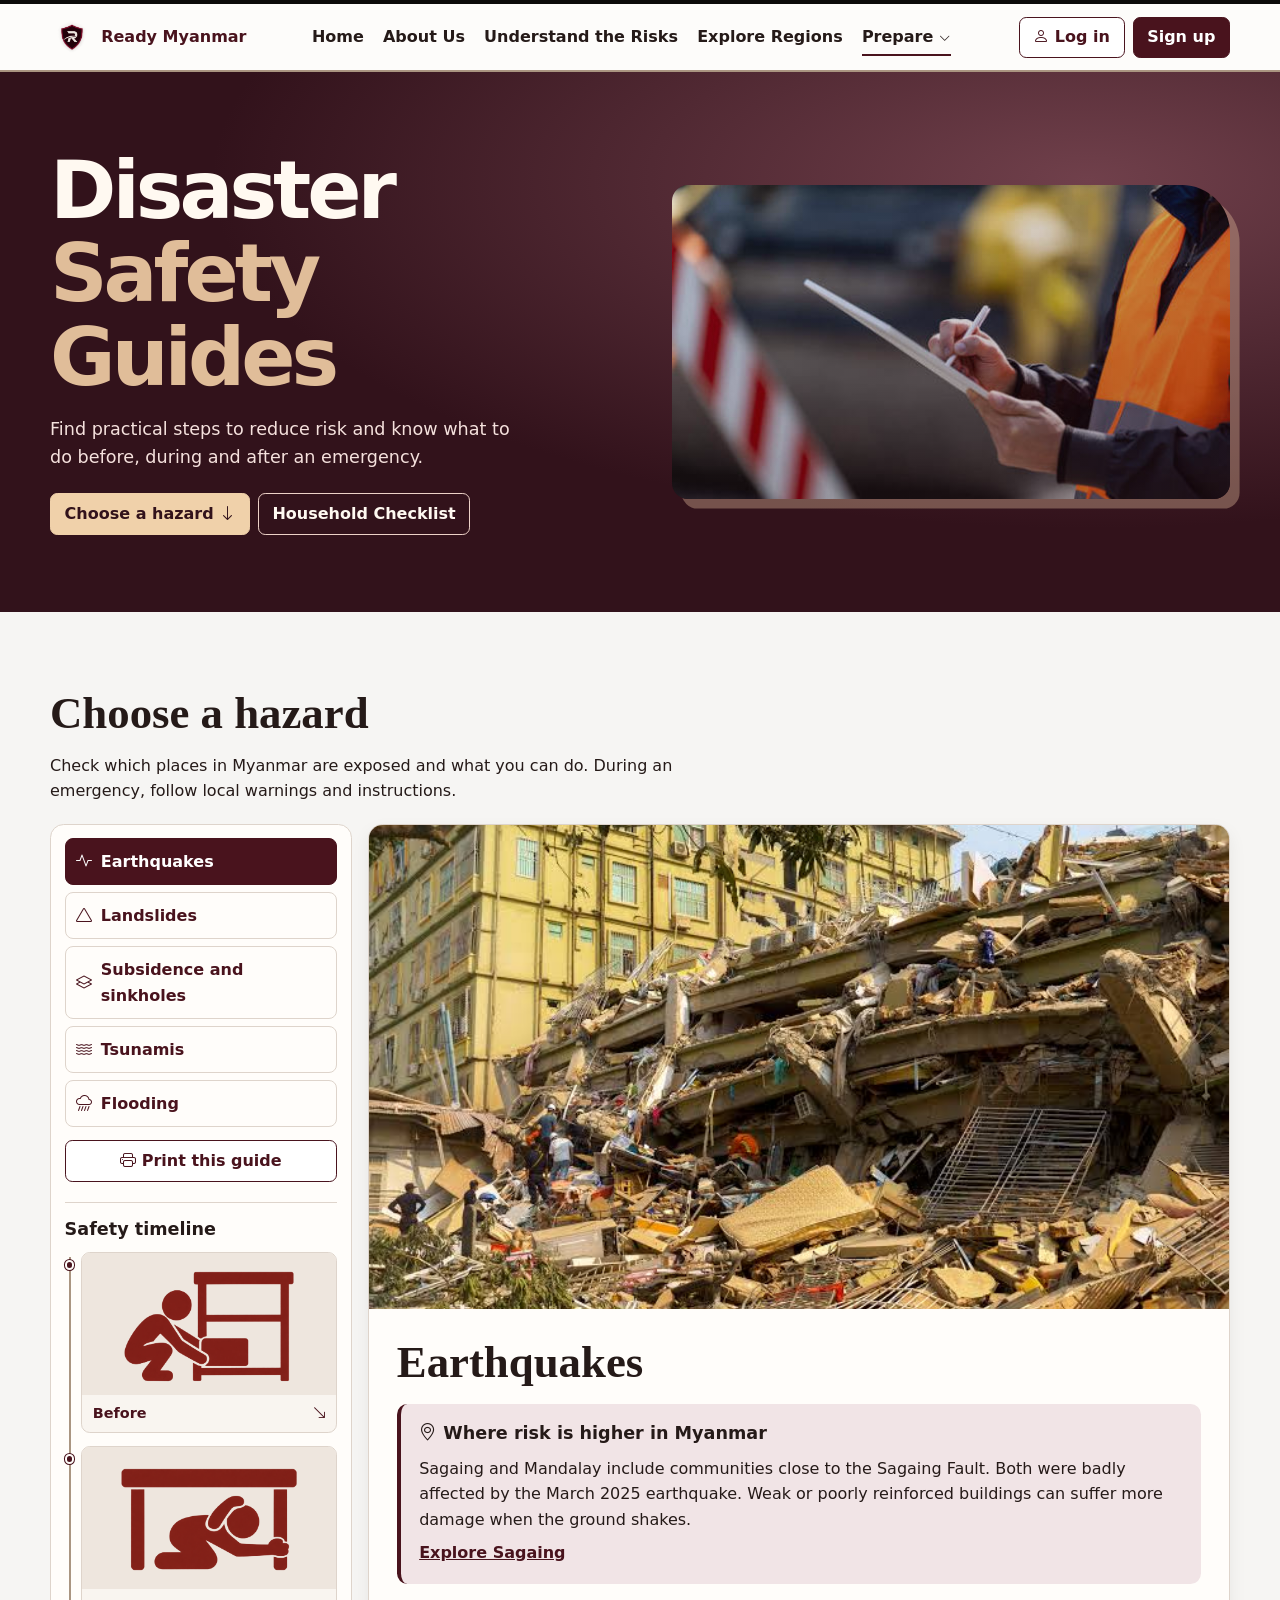
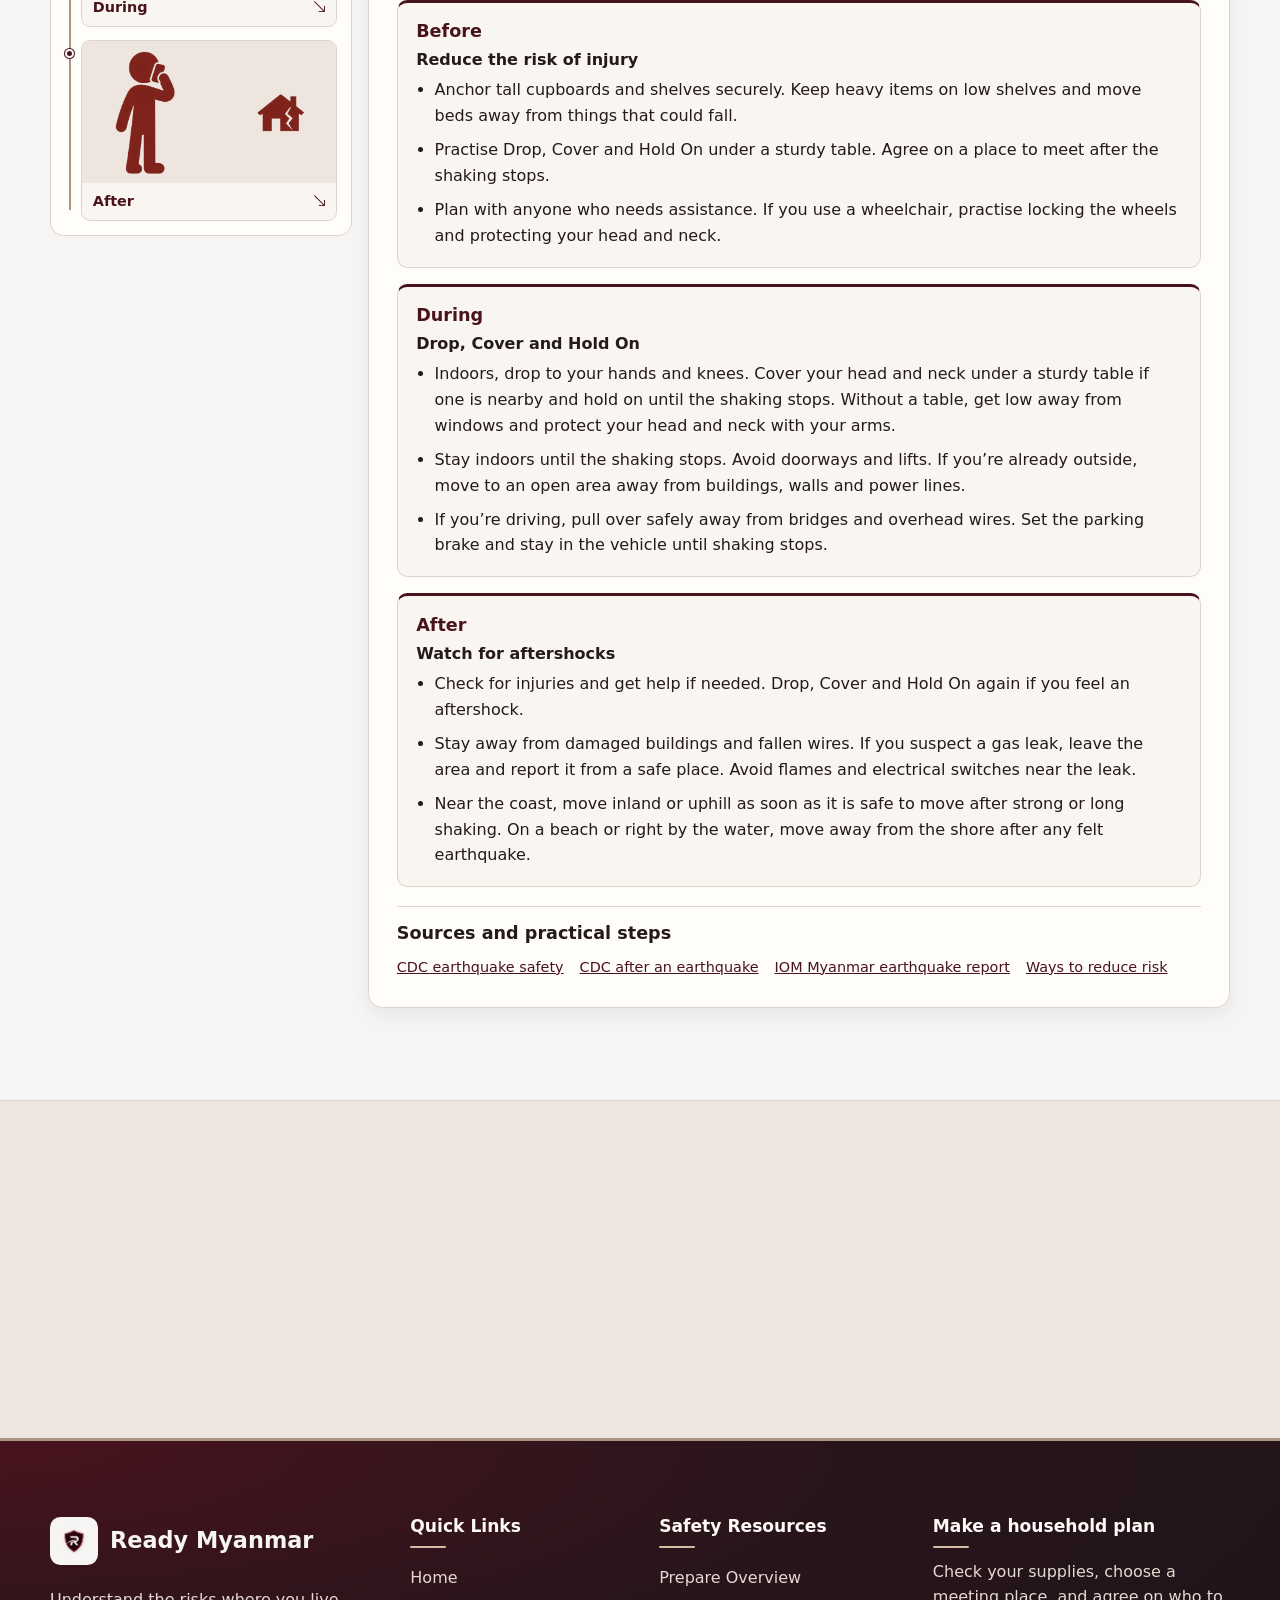
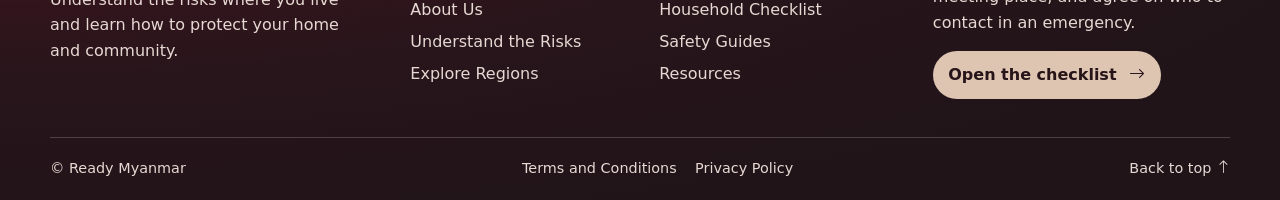
<file: guide.html>
<!DOCTYPE html>
<html lang="en">
<head>
    <meta charset="UTF-8">
    <meta name="viewport" content="width=device-width, initial-scale=1">
    <meta name="description" content="Practical safety steps before, during and after five hazards in Myanmar.">
    <title>Safety Guides | Ready Myanmar</title>

    <link rel="icon" href="images/ready-myanmar-logo.png">
    <link rel="stylesheet" href="https://cdn.jsdelivr.net/npm/bootstrap@5.3.3/dist/css/bootstrap.min.css">
    <link rel="stylesheet" href="https://cdn.jsdelivr.net/npm/bootstrap-icons@1.11.3/font/bootstrap-icons.min.css">
    <link rel="stylesheet" href="https://cdn.jsdelivr.net/npm/aos@2.3.4/dist/aos.css">
    <link rel="stylesheet" href="style.css">
    <link rel="stylesheet" href="guide.css">

    <script src="https://cdn.jsdelivr.net/npm/aos@2.3.4/dist/aos.js" defer></script>
    <script src="script.js" defer></script>
    <script src="guide.js" defer></script>
</head>

<body id="top">
    <a class="skip-link" href="#main">Skip to content</a>
    <header id="siteHeader"></header>

    <main class="guides-page" id="main">
        <section class="guides-hero" aria-labelledby="heroTitle">
            <div class="container guides-hero-grid">
                <div data-aos="fade-up" data-aos-offset="0">
                    <h1 id="heroTitle">Disaster <span>Safety Guides</span></h1>
                    <p>Find practical steps to reduce risk and know what to do before, during and after an emergency.</p>

                    <div class="button-row">
                        <a class="btn btn-success" href="#guidesTitle">
                            Choose a hazard <i class="bi bi-arrow-down" aria-hidden="true"></i>
                        </a>
                        <a class="btn btn-outline-success" href="list.html">Household Checklist</a>
                    </div>
                </div>

                <div class="guides-hero-photo" data-aos="zoom-in" data-aos-delay="100" data-aos-offset="0" aria-hidden="true"></div>
            </div>
        </section>

        <section class="container page-section" aria-labelledby="guidesTitle">
            <h2 class="section-title" id="guidesTitle" data-aos="fade-up">Choose a hazard</h2>
            <p class="guides-intro">Check which places in Myanmar are exposed and what you can do. During an emergency, follow local warnings and instructions.</p>

            <div class="guides-layout">
                <aside class="guide-sidebar">
                    <nav id="hazardNav" aria-label="Hazard guides">
                        <a href="#earthquakes"><i class="bi bi-activity" aria-hidden="true"></i> Earthquakes</a>
                        <a href="#landslides"><i class="bi bi-triangle" aria-hidden="true"></i> Landslides</a>
                        <a href="#subsidence"><i class="bi bi-layers" aria-hidden="true"></i> Subsidence and sinkholes</a>
                        <a href="#tsunamis"><i class="bi bi-water" aria-hidden="true"></i> Tsunamis</a>
                        <a href="#flooding"><i class="bi bi-cloud-rain-heavy" aria-hidden="true"></i> Flooding</a>
                    </nav>

                    <button class="btn btn-outline-success" id="printGuide" type="button" hidden>
                        <i class="bi bi-printer" aria-hidden="true"></i> Print this guide
                    </button>

                    <nav class="guide-timeline" id="phaseTimeline" aria-labelledby="timelineTitle">
                        <h3 id="timelineTitle">Safety timeline</h3>

                        <ol>
                            <li>
                                <a href="#earthquakes-before" data-stage="before">
                                    <img src="images/earthquake-before.png" alt="" width="480" height="270" loading="lazy">
                                    <span>Before <i class="bi bi-arrow-down-right" aria-hidden="true"></i></span>
                                </a>
                            </li>
                            <li>
                                <a href="#earthquakes-during" data-stage="during">
                                    <img src="images/earthquake-during.png" alt="" width="480" height="270" loading="lazy">
                                    <span>During <i class="bi bi-arrow-down-right" aria-hidden="true"></i></span>
                                </a>
                            </li>
                            <li>
                                <a href="#earthquakes-after" data-stage="after">
                                    <img src="images/earthquake-after.png" alt="" width="480" height="270" loading="lazy">
                                    <span>After <i class="bi bi-arrow-down-right" aria-hidden="true"></i></span>
                                </a>
                            </li>
                        </ol>
                    </nav>
                </aside>

                <div id="guidePanels">
                    <article class="guide-panel" id="earthquakes" aria-labelledby="earthquakesTitle" tabindex="-1">
                        <img class="guide-photo" src="images/guide-earthquake.jpg" alt="" loading="lazy" width="960" height="540">

                        <div class="guide-body">
                            <h2 class="section-title" id="earthquakesTitle">Earthquakes</h2>

                            <aside class="guide-exposure" aria-label="Exposure in Myanmar">
                                <h3><i class="bi bi-geo-alt" aria-hidden="true"></i> Where risk is higher in Myanmar</h3>
                                <p>Sagaing and Mandalay include communities close to the Sagaing Fault. Both were badly affected by the March 2025 earthquake. Weak or poorly reinforced buildings can suffer more damage when the ground shakes.</p>
                                <a href="region.html#sagaing">Explore Sagaing</a>
                            </aside>

                            <div class="guide-stages">
                                <section class="guide-stage" id="earthquakes-before" tabindex="-1">
                                    <h3>Before</h3>
                                    <h4>Reduce the risk of injury</h4>
                                    <ul>
                                        <li>Anchor tall cupboards and shelves securely. Keep heavy items on low shelves and move beds away from things that could fall.</li>
                                        <li>Practise Drop, Cover and Hold On under a sturdy table. Agree on a place to meet after the shaking stops.</li>
                                        <li>Plan with anyone who needs assistance. If you use a wheelchair, practise locking the wheels and protecting your head and neck.</li>
                                    </ul>
                                </section>

                                <section class="guide-stage" id="earthquakes-during" tabindex="-1">
                                    <h3>During</h3>
                                    <h4>Drop, Cover and Hold On</h4>
                                    <ul>
                                        <li>Indoors, drop to your hands and knees. Cover your head and neck under a sturdy table if one is nearby and hold on until the shaking stops. Without a table, get low away from windows and protect your head and neck with your arms.</li>
                                        <li>Stay indoors until the shaking stops. Avoid doorways and lifts. If you’re already outside, move to an open area away from buildings, walls and power lines.</li>
                                        <li>If you’re driving, pull over safely away from bridges and overhead wires. Set the parking brake and stay in the vehicle until shaking stops.</li>
                                    </ul>
                                </section>

                                <section class="guide-stage" id="earthquakes-after" tabindex="-1">
                                    <h3>After</h3>
                                    <h4>Watch for aftershocks</h4>
                                    <ul>
                                        <li>Check for injuries and get help if needed. Drop, Cover and Hold On again if you feel an aftershock.</li>
                                        <li>Stay away from damaged buildings and fallen wires. If you suspect a gas leak, leave the area and report it from a safe place. Avoid flames and electrical switches near the leak.</li>
                                        <li>Near the coast, move inland or uphill as soon as it is safe to move after strong or long shaking. On a beach or right by the water, move away from the shore after any felt earthquake.</li>
                                    </ul>
                                </section>
                            </div>

                            <div class="guide-sources">
                                <h3>Sources and practical steps</h3>
                                <div class="button-row">
                                    <a href="https://www.cdc.gov/earthquakes/safety/stay-safe-during-an-earthquake.html">CDC earthquake safety</a>
                                    <a href="https://www.cdc.gov/earthquakes/safety/stay-safe-after-an-earthquake.html">CDC after an earthquake</a>
                                    <a href="https://myanmar.un.org/en/291899-iom-myanmar-earthquake-response-situation-report-01">IOM Myanmar earthquake report</a>
                                    <a href="prepare.html#earthquakes">Ways to reduce risk</a>
                                </div>
                            </div>
                        </div>
                    </article>

                    <article class="guide-panel" id="landslides" aria-labelledby="landslidesTitle" tabindex="-1">
                        <img class="guide-photo" src="images/guide-landslide.jpg" alt="" loading="lazy" width="960" height="540">

                        <div class="guide-body">
                            <h2 class="section-title" id="landslidesTitle">Landslides</h2>

                            <aside class="guide-exposure" aria-label="Exposure in Myanmar">
                                <h3><i class="bi bi-geo-alt" aria-hidden="true"></i> Where risk is higher in Myanmar</h3>
                                <p>Steep slopes, road cuts and the ground below them need attention in places such as Chin State. In Hpakant, Kachin State, steep mine waste slopes have also failed.</p>
                                <a href="region.html#chin">Explore Chin</a>
                            </aside>

                            <div class="guide-stages">
                                <section class="guide-stage" id="landslides-before" tabindex="-1">
                                    <h3>Before</h3>
                                    <h4>Check slopes and plan to leave early</h4>
                                    <ul>
                                        <li>Ask about landslides near your home, especially if you live on or below a steep slope. Plan a route away from the slope and any channel that could carry mud.</li>
                                        <li>Get qualified advice before cutting into a hillside, removing vegetation or changing where runoff flows.</li>
                                        <li>Watch for fresh ground cracks, leaning trees or new seepage during heavy rain. Plan transport and leave early if authorities advise it.</li>
                                    </ul>
                                </section>

                                <section class="guide-stage" id="landslides-during" tabindex="-1">
                                    <h3>During</h3>
                                    <h4>Stay out of the slide’s path</h4>
                                    <ul>
                                        <li>If you hear rumbling, see moving debris or notice a sudden change in a stream, leave immediately when there is a safe route. Do not cross moving mud or debris.</li>
                                        <li>If debris is already hitting your building, avoid going outside into the slide. Move to a higher floor if you can safely do so.</li>
                                        <li>If a road is blocked or damaged, turn back when it’s safe. Report the slide once you are out of danger.</li>
                                    </ul>
                                </section>

                                <section class="guide-stage" id="landslides-after" tabindex="-1">
                                    <h3>After</h3>
                                    <h4>Keep clear of unstable ground</h4>
                                    <ul>
                                        <li>Stay away from the slope, debris and damaged roads. More material may fall, and debris blocking a stream can cause flooding.</li>
                                        <li>Call for trained help if someone is missing or injured. Stay out of unstable debris and report damaged utility lines.</li>
                                        <li>Have a qualified professional assess affected slopes, retaining walls and buildings before repairs or re-entry.</li>
                                    </ul>
                                </section>
                            </div>

                            <div class="guide-sources">
                                <h3>Sources and practical steps</h3>
                                <div class="button-row">
                                    <a href="https://www.usgs.gov/programs/landslide-hazards/what-are-signs-landslide-development-what-do-i-do-if-a-landslide-occurs">USGS landslide warning signs and actions</a>
                                    <a href="https://www.usgs.gov/programs/landslide-hazards/how-do-i-prepare-a-landslide">USGS landslide preparedness</a>
                                    <a href="https://earthobservatory.sg/research/publications/the-2020-hpakant-jade-mine-disaster-myanmar-a-multi-sensor-investigation-for-slope-failure">Earth Observatory of Singapore Hpakant study</a>
                                    <a href="prepare.html#landslides">Ways to reduce risk</a>
                                </div>
                            </div>
                        </div>
                    </article>

                    <article class="guide-panel" id="subsidence" aria-labelledby="subsidenceTitle" tabindex="-1">
                        <img class="guide-photo" src="images/guide-sinkhole.jpg" alt="" loading="lazy" width="960" height="540">

                        <div class="guide-body">
                            <h2 class="section-title" id="subsidenceTitle">Subsidence and sinkholes</h2>

                            <aside class="guide-exposure" aria-label="Exposure in Myanmar">
                                <h3><i class="bi bi-geo-alt" aria-hidden="true"></i> Where risk is higher in Myanmar</h3>
                                <p>A satellite study measured gradual land sinking in parts of Yangon and linked much of it to groundwater pumping. The risk of a sudden hole depends on the ground and conditions at the site.</p>
                                <a href="region.html#yangon">Explore Yangon</a>
                            </aside>

                            <div class="guide-stages">
                                <section class="guide-stage" id="subsidence-before" tabindex="-1">
                                    <h3>Before</h3>
                                    <h4>Get changes in the ground checked</h4>
                                    <ul>
                                        <li>Watch for new depressions, widening cracks or floors becoming uneven. Report suspicious changes to the property owner or local authority and get a qualified assessment.</li>
                                        <li>Report suspected underground leaks to the utility provider. Leaking pipes can wash soil away and leave the ground unsupported.</li>
                                        <li>Keep heavy loads and vehicles away from suspected unstable ground. Identify a safe exit route.</li>
                                    </ul>
                                </section>

                                <section class="guide-stage" id="subsidence-during" tabindex="-1">
                                    <h3>During</h3>
                                    <h4>Move well away from the edge</h4>
                                    <ul>
                                        <li>If the ground collapses or starts moving, move away quickly by a safe route. Soil around the visible opening may also give way.</li>
                                        <li>Warn others from a safe place. Keep children, pets and vehicles away. If a building is moving or cracking suddenly, leave by a safe exit.</li>
                                        <li>Call local emergency services if someone is trapped. Stay clear of the opening and do not climb in to help.</li>
                                    </ul>
                                </section>

                                <section class="guide-stage" id="subsidence-after" tabindex="-1">
                                    <h3>After</h3>
                                    <h4>Leave assessment and repair to specialists</h4>
                                    <ul>
                                        <li>Keep people away until the ground and any affected structures have been checked.</li>
                                        <li>Contact utility providers if a pipe or cable may be damaged. Ask a qualified geologist or geotechnical engineer to investigate the cause.</li>
                                        <li>Avoid filling the hole yourself. Wait for qualified advice on repair and when it is safe to return.</li>
                                    </ul>
                                </section>
                            </div>

                            <div class="guide-sources">
                                <h3>Sources and practical steps</h3>
                                <div class="button-row">
                                    <a href="https://www.usgs.gov/faqs/i-have-or-think-i-have-a-sinkhole-my-property-what-should-i-do">USGS suspected sinkhole guidance</a>
                                    <a href="https://research.tudelft.nl/en/publications/monitoring-land-subsidence-in-yangon-myanmar-using-sentinel-1-per/">TU Delft study of land sinking in Yangon</a>
                                    <a href="prepare.html#subsidence">Ways to reduce risk</a>
                                </div>
                            </div>
                        </div>
                    </article>

                    <article class="guide-panel" id="tsunamis" aria-labelledby="tsunamisTitle" tabindex="-1">
                        <img class="guide-photo" src="images/guide-tsunami.jpg" alt="" loading="lazy" width="960" height="540">

                        <div class="guide-body">
                            <h2 class="section-title" id="tsunamisTitle">Tsunamis</h2>

                            <aside class="guide-exposure" aria-label="Exposure in Myanmar">
                                <h3><i class="bi bi-geo-alt" aria-hidden="true"></i> Where risk is higher in Myanmar</h3>
                                <p>Low coastal settlements, beaches and river mouths can be exposed. A survey recorded 2004 Indian Ocean tsunami heights at sites in the Ayeyarwady Delta and along the Tanintharyi coast.</p>
                                <a href="region.html#tanintharyi">Explore Tanintharyi</a>
                            </aside>

                            <div class="guide-stages">
                                <section class="guide-stage" id="tsunamis-before" tabindex="-1">
                                    <h3>Before</h3>
                                    <h4>Practise a route to safety</h4>
                                    <ul>
                                        <li>Find out whether your area has a tsunami evacuation map. Choose a route uphill or inland and a meeting place outside the hazard zone.</li>
                                        <li>Practise the route and an alternative. Plan practical help for anyone who needs assistance getting out.</li>
                                        <li>Learn the natural warnings. These include strong or long shaking, water suddenly withdrawing or rising, or an unusual roar from the sea.</li>
                                    </ul>
                                </section>

                                <section class="guide-stage" id="tsunamis-during" tabindex="-1">
                                    <h3>During</h3>
                                    <h4>Move inland or to higher ground</h4>
                                    <ul>
                                        <li>Protect yourself if the ground is still shaking. If you are in a low coastal area and notice a natural warning sign, evacuate as soon as it is safe to move. Do not wait for an official warning.</li>
                                        <li>If you feel an earthquake on the beach or right by the water, leave the shore as soon as you can move safely, even if the shaking was brief.</li>
                                        <li>Follow marked evacuation routes or local instructions. Keep away from beaches, harbours and river mouths. Leave belongings behind.</li>
                                    </ul>
                                </section>

                                <section class="guide-stage" id="tsunamis-after" tabindex="-1">
                                    <h3>After</h3>
                                    <h4>Wait for the official all-clear</h4>
                                    <ul>
                                        <li>Stay outside the hazard zone until local authorities say it is safe to return. Later waves and strong currents can still be dangerous.</li>
                                        <li>Avoid damaged buildings and bridges, fallen power lines and floodwater.</li>
                                        <li>Follow local updates for safe routes, shelter and drinking water. Let household members know where you are once you’re safe.</li>
                                    </ul>
                                </section>
                            </div>

                            <div class="guide-sources">
                                <h3>Sources and practical steps</h3>
                                <div class="button-row">
                                    <a href="https://www.weather.gov/safety/tsunami-during">NOAA tsunami safety</a>
                                    <a href="https://link.springer.com/article/10.1186/BF03353384">Field study of the 2004 tsunami in Myanmar</a>
                                    <a href="prepare.html#tsunamis">Ways to reduce risk</a>
                                </div>
                            </div>
                        </div>
                    </article>

                    <article class="guide-panel" id="flooding" aria-labelledby="floodingTitle" tabindex="-1">
                        <img class="guide-photo" src="images/guide-flooding.jpg" alt="" loading="lazy" width="960" height="540">

                        <div class="guide-body">
                            <h2 class="section-title" id="floodingTitle">Flooding</h2>

                            <aside class="guide-exposure" aria-label="Exposure in Myanmar">
                                <h3><i class="bi bi-geo-alt" aria-hidden="true"></i> Where risk is higher in Myanmar</h3>
                                <p>Low riverbanks, floodplains and poorly drained streets face higher exposure. Examples include the Ayeyarwady Delta and parts of the Sittaung floodplain near Taungoo in Bago Region.</p>
                                <a href="region.html#bago">Explore Bago</a>
                            </aside>

                            <div class="guide-stages">
                                <section class="guide-stage" id="flooding-before" tabindex="-1">
                                    <h3>Before</h3>
                                    <h4>Reduce damage and plan a dry route</h4>
                                    <ul>
                                        <li>Choose a route to higher ground that avoids low roads, bridges and streams likely to flood. Follow local rain and flood alerts.</li>
                                        <li>Keep important documents in waterproof storage above likely flood levels. Ask a qualified electrician about raising fixed electrical equipment where flooding is a recurring risk.</li>
                                        <li>Arrange transport and evacuation support early. Leave promptly if authorities tell you to evacuate.</li>
                                    </ul>
                                </section>

                                <section class="guide-stage" id="flooding-during" tabindex="-1">
                                    <h3>During</h3>
                                    <h4>Avoid floodwater</h4>
                                    <ul>
                                        <li>Move to higher ground by a clear route. Never walk, swim or drive through floodwater, even when it looks shallow.</li>
                                        <li>Keep away from fallen wires, flooded electrical equipment and damaged bridges.</li>
                                        <li>If you are trapped in a building, move to the highest safe level. Avoid an enclosed attic where you could be trapped. Call for help and signal from a safe place.</li>
                                    </ul>
                                </section>

                                <section class="guide-stage" id="flooding-after" tabindex="-1">
                                    <h3>After</h3>
                                    <h4>Return and clean up safely</h4>
                                    <ul>
                                        <li>Wait until authorities say it is safe to return. Stay out of standing water and keep clear of damaged roads and buildings.</li>
                                        <li>Leave wet electrical equipment switched off. Have it checked by a qualified electrician before using it again. If reaching the controls means entering water, stay away.</li>
                                        <li>Follow local drinking-water advice. Throw away food that touched floodwater and wear waterproof gloves and boots when cleaning.</li>
                                    </ul>
                                </section>
                            </div>

                            <div class="guide-sources">
                                <h3>Sources and practical steps</h3>
                                <div class="button-row">
                                    <a href="https://www.weather.gov/safety/flood-during">National Weather Service flood safety</a>
                                    <a href="https://www.cdc.gov/floods/safety/index.html">CDC flood safety</a>
                                    <a href="https://myanmar.un.org/en/279005-myanmar-flash-flood-update-no1">UNICEF Myanmar flash flood update</a>
                                    <a href="prepare.html#flooding">Ways to reduce risk</a>
                                </div>
                            </div>
                        </div>
                    </article>
                </div>
            </div>
        </section>

        <section class="guide-discussion" aria-labelledby="discussionTitle">
            <div class="container page-section" data-aos="fade-up">
                <h2 class="section-title" id="discussionTitle">Talk through your plan</h2>

                <div class="guide-questions">
                    <details>
                        <summary>Who would you contact?</summary>
                        <p>Pick someone outside your area and write down their number so you can reach them from another phone if needed.</p>
                    </details>
                    <details>
                        <summary>What would you take?</summary>
                        <p>Check your emergency bag together and include medicines and other items household members rely on.</p>
                    </details>
                    <details>
                        <summary>Who might need support?</summary>
                        <p>Ask what support each person wants. Agree who can help and practise a route everyone can use.</p>
                    </details>
                </div>

                <a class="btn btn-success" href="list.html">
                    Open Household Checklist <i class="bi bi-arrow-right" aria-hidden="true"></i>
                </a>
            </div>
        </section>
    </main>

    <footer class="home-footer">
        <div class="container">
            <div class="footer-layout">
                <div class="footer-intro">
                    <a class="footer-brand" href="index.html">
                        <img src="images/ready-myanmar-logo.png" width="48" height="48" alt="">
                        <span>Ready Myanmar</span>
                    </a>
                    <p>Understand the risks where you live and learn how to protect your home and community.</p>
                </div>

                <nav class="footer-links" aria-labelledby="footerQuickLinks">
                    <h2 class="footer-heading" id="footerQuickLinks">Quick Links</h2>
                    <a href="index.html">Home</a>
                    <a href="about us.html">About Us</a>
                    <a href="risk.html">Understand the Risks</a>
                    <a href="region.html">Explore Regions</a>
                </nav>

                <nav class="footer-links" aria-labelledby="footerResources">
                    <h2 class="footer-heading" id="footerResources">Safety Resources</h2>
                    <a href="prepare.html">Prepare Overview</a>
                    <a href="list.html">Household Checklist</a>
                    <a href="guide.html">Safety Guides</a>
                    <a href="resources.html">Resources</a>
                </nav>

                <div class="footer-action">
                    <h2 class="footer-heading">Make a household plan</h2>
                    <p>Check your supplies, choose a meeting place, and agree on who to contact in an emergency.</p>
                    <a class="footer-cta" href="list.html">
                        Open the checklist <i class="bi bi-arrow-right" aria-hidden="true"></i>
                    </a>
                </div>
            </div>

            <div class="footer-bottom">
                <p>© Ready Myanmar</p>

                <div class="footer-legal">
                    <button class="footer-button" type="button" data-open="termsDialog">Terms and Conditions</button>
                    <button class="footer-button" type="button" data-open="privacyDialog">Privacy Policy</button>
                </div>

                <a class="footer-top" href="#top">
                    Back to top <i class="bi bi-arrow-up" aria-hidden="true"></i>
                </a>
            </div>
        </div>
    </footer>

    <dialog class="site-dialog" id="termsDialog" aria-labelledby="termsHeading">
        <div class="dialog-heading">
            <h2 id="termsHeading">Terms and Conditions</h2>
            <button class="dialog-close" type="button" data-close>
                <i class="bi bi-x-lg" aria-hidden="true"></i> Close
            </button>
        </div>
        <p>Ready Myanmar provides general information about disaster risk. During emergencies, follow local warnings and instructions from emergency responders.</p>
    </dialog>

    <dialog class="site-dialog" id="privacyDialog" aria-labelledby="privacyHeading">
        <div class="dialog-heading">
            <h2 id="privacyHeading">Privacy Policy</h2>
            <button class="dialog-close" type="button" data-close>
                <i class="bi bi-x-lg" aria-hidden="true"></i> Close
            </button>
        </div>
        <p>This site saves demo account details, sign-in status, and your homepage load count in this browser. Clearing this site’s browser data removes those details.</p>
    </dialog>
</body>
</html>
</file>
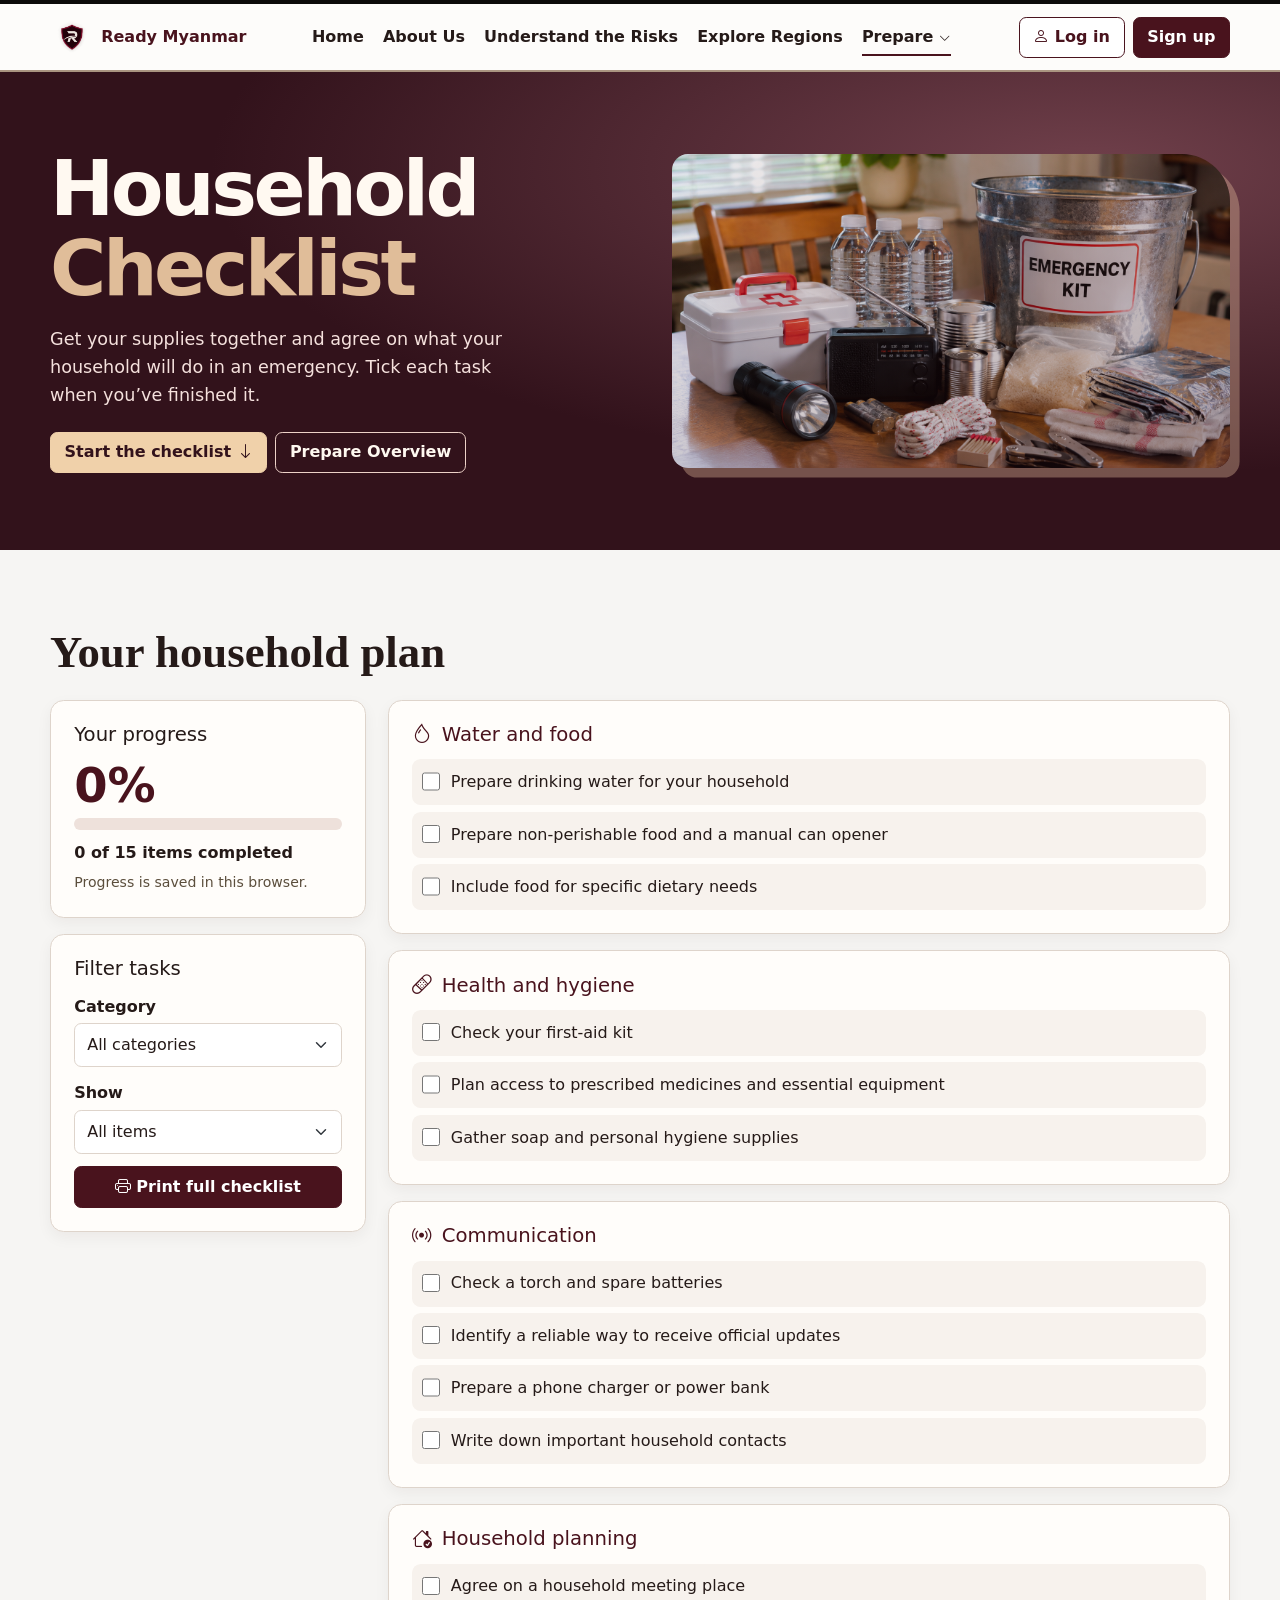
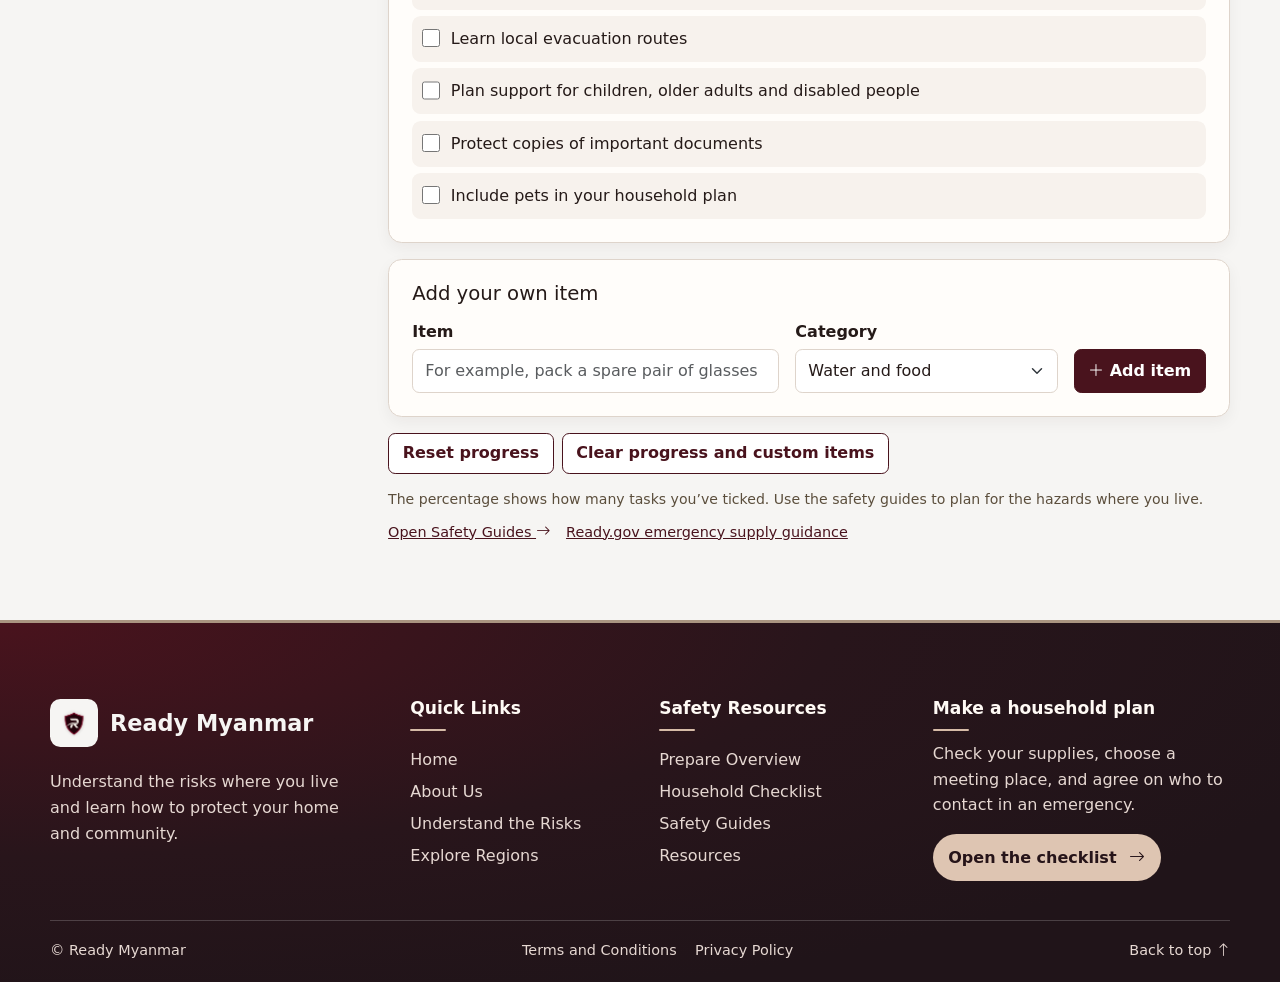
<file: list.html>
<!DOCTYPE html>
<html lang="en">
<head>
    <meta charset="UTF-8">
    <meta name="viewport" content="width=device-width, initial-scale=1">
    <meta name="description" content="Check household supplies, plan for emergencies, and save your progress with Ready Myanmar.">
    <title>Household Checklist | Ready Myanmar</title>

    <link rel="icon" href="images/ready-myanmar-logo.png">
    <link rel="stylesheet" href="https://cdn.jsdelivr.net/npm/bootstrap@5.3.3/dist/css/bootstrap.min.css">
    <link rel="stylesheet" href="https://cdn.jsdelivr.net/npm/bootstrap-icons@1.11.3/font/bootstrap-icons.min.css">
    <link rel="stylesheet" href="https://cdn.jsdelivr.net/npm/aos@2.3.4/dist/aos.css">
    <link rel="stylesheet" href="style.css">
    <link rel="stylesheet" href="list.css">

    <script src="https://cdn.jsdelivr.net/npm/aos@2.3.4/dist/aos.js" defer></script>
    <script src="script.js" defer></script>
    <script src="list.js" defer></script>
</head>

<body id="top">
    <a class="skip-link" href="#main">Skip to content</a>
    <header id="siteHeader"></header>

    <main id="main" class="checklist-page">
        <section class="checklist-hero" aria-labelledby="heroTitle">
            <div class="container checklist-hero-grid">
                <div class="checklist-hero-copy" data-aos="fade-up" data-aos-offset="0">
                    <h1 id="heroTitle">Household <span>Checklist</span></h1>
                    <p>Get your supplies together and agree on what your household will do in an emergency. Tick each task when you’ve finished it.</p>

                    <div class="button-row no-print">
                        <a class="btn btn-success" href="#checklistTitle">
                            Start the checklist <i class="bi bi-arrow-down" aria-hidden="true"></i>
                        </a>
                        <a class="btn btn-outline-success" href="prepare.html">Prepare Overview</a>
                    </div>
                </div>

                <div class="checklist-hero-photo no-print" data-aos="zoom-in" data-aos-delay="100" data-aos-offset="0" aria-hidden="true"></div>
            </div>
        </section>

        <section class="container page-section" aria-labelledby="checklistTitle">
            <h2 class="section-title checklist-section-title" id="checklistTitle" data-aos="fade-up">Your household plan</h2>

            <div class="checklist-layout">
                <aside class="checklist-sidebar no-print" aria-labelledby="progressHeading">
                    <div class="checklist-card" data-aos="fade-up">
                        <h3 id="progressHeading">Your progress</h3>
                        <p class="progress-number" id="checklistPercent" aria-hidden="true">0%</p>

                        <div class="progress checklist-progress" id="checkProgress" role="progressbar" aria-label="Checklist completion" aria-valuenow="0" aria-valuemin="0" aria-valuemax="100">
                            <div class="progress-bar" id="progressBar"></div>
                        </div>

                        <p class="progress-count" id="checklistCount" role="status"></p>
                        <p class="checklist-note" id="saveStatus" role="status"
                            data-saved="Progress is saved in this browser."
                            data-load-error="Saved progress could not be loaded. You can still use the checklist."
                            data-save-error="Your changes could not be saved. Print the checklist if you want a copy.">
                            Progress is saved in this browser.
                        </p>
                    </div>

                    <div class="checklist-card checklist-controls" data-aos="fade-up" data-aos-delay="100">
                        <h3>Filter tasks</h3>

                        <div class="checklist-field">
                            <label for="categoryFilter">Category</label>
                            <select class="form-select" id="categoryFilter">
                                <option value="all">All categories</option>
                                <option>Water and food</option>
                                <option>Health and hygiene</option>
                                <option>Communication</option>
                                <option>Household planning</option>
                            </select>
                        </div>

                        <div class="checklist-field">
                            <label for="statusFilter">Show</label>
                            <select class="form-select" id="statusFilter">
                                <option value="all">All items</option>
                                <option value="remaining">Remaining items</option>
                                <option value="completed">Completed items</option>
                            </select>
                        </div>

                        <button class="btn btn-success w-100" type="button" id="printChecklist">
                            <i class="bi bi-printer" aria-hidden="true"></i> Print full checklist
                        </button>
                    </div>
                </aside>

                <div class="checklist-content">
                    <div id="checklistItems">
                        <section class="checklist-card task-group" data-category="Water and food" aria-labelledby="foodTitle">
                            <h3 id="foodTitle"><i class="bi bi-droplet" aria-hidden="true"></i> Water and food</h3>

                            <div class="task-row" data-task="water">
                                <label><input type="checkbox"> <span>Prepare drinking water for your household</span></label>
                            </div>
                            <div class="task-row" data-task="food">
                                <label><input type="checkbox"> <span>Prepare non-perishable food and a manual can opener</span></label>
                            </div>
                            <div class="task-row" data-task="food-needs">
                                <label><input type="checkbox"> <span>Include food for specific dietary needs</span></label>
                            </div>
                        </section>

                        <section class="checklist-card task-group" data-category="Health and hygiene" aria-labelledby="healthTitle">
                            <h3 id="healthTitle"><i class="bi bi-bandaid" aria-hidden="true"></i> Health and hygiene</h3>

                            <div class="task-row" data-task="first-aid">
                                <label><input type="checkbox"> <span>Check your first-aid kit</span></label>
                            </div>
                            <div class="task-row" data-task="medicine">
                                <label><input type="checkbox"> <span>Plan access to prescribed medicines and essential equipment</span></label>
                            </div>
                            <div class="task-row" data-task="hygiene">
                                <label><input type="checkbox"> <span>Gather soap and personal hygiene supplies</span></label>
                            </div>
                        </section>

                        <section class="checklist-card task-group" data-category="Communication" aria-labelledby="communicationTitle">
                            <h3 id="communicationTitle"><i class="bi bi-broadcast" aria-hidden="true"></i> Communication</h3>

                            <div class="task-row" data-task="torch">
                                <label><input type="checkbox"> <span>Check a torch and spare batteries</span></label>
                            </div>
                            <div class="task-row" data-task="radio">
                                <label><input type="checkbox"> <span>Identify a reliable way to receive official updates</span></label>
                            </div>
                            <div class="task-row" data-task="phone">
                                <label><input type="checkbox"> <span>Prepare a phone charger or power bank</span></label>
                            </div>
                            <div class="task-row" data-task="contacts">
                                <label><input type="checkbox"> <span>Write down important household contacts</span></label>
                            </div>
                        </section>

                        <section class="checklist-card task-group" data-category="Household planning" aria-labelledby="planningTitle">
                            <h3 id="planningTitle"><i class="bi bi-house-check" aria-hidden="true"></i> Household planning</h3>

                            <div class="task-row" data-task="meeting">
                                <label><input type="checkbox"> <span>Agree on a household meeting place</span></label>
                            </div>
                            <div class="task-row" data-task="routes">
                                <label><input type="checkbox"> <span>Learn local evacuation routes</span></label>
                            </div>
                            <div class="task-row" data-task="support">
                                <label><input type="checkbox"> <span>Plan support for children, older adults and disabled people</span></label>
                            </div>
                            <div class="task-row" data-task="documents">
                                <label><input type="checkbox"> <span>Protect copies of important documents</span></label>
                            </div>
                            <div class="task-row" data-task="pets">
                                <label><input type="checkbox"> <span>Include pets in your household plan</span></label>
                            </div>
                        </section>
                    </div>

                    <p class="checklist-card no-print" id="emptyChecklist" role="status" hidden>No items match these filters.</p>

                    <form class="checklist-card no-print" id="customItemForm" data-aos="fade-up">
                        <h3>Add your own item</h3>

                        <div class="checklist-form-grid">
                            <div class="checklist-field">
                                <label for="customItemText">Item</label>
                                <input class="form-control" type="text" id="customItemText" maxlength="120" required
                                    placeholder="For example, pack a spare pair of glasses"
                                    data-invalid="Please enter at least two characters.">
                            </div>

                            <div class="checklist-field">
                                <label for="customItemCategory">Category</label>
                                <select class="form-select" id="customItemCategory">
                                    <option>Water and food</option>
                                    <option>Health and hygiene</option>
                                    <option>Communication</option>
                                    <option>Household planning</option>
                                </select>
                            </div>

                            <button class="btn btn-success" type="submit">
                                <i class="bi bi-plus-lg" aria-hidden="true"></i> Add item
                            </button>
                        </div>
                    </form>

                    <template id="customTaskTemplate">
                        <div class="task-row" data-custom>
                            <label><input type="checkbox"> <span></span></label>
                            <button class="remove-task no-print" type="button">Remove</button>
                        </div>
                    </template>

                    <div class="button-row checklist-actions no-print">
                        <button class="btn btn-outline-success" type="button" id="resetProgress" data-confirm="Uncheck every item? Your custom items will stay.">
                            Reset progress
                        </button>
                        <button class="btn btn-outline-success" type="button" id="clearChecklist" data-confirm="Clear all progress and remove your custom items?">
                            Clear progress and custom items
                        </button>
                    </div>

                    <p class="checklist-note">The percentage shows how many tasks you’ve ticked. Use the safety guides to plan for the hazards where you live.</p>

                    <div class="button-row checklist-resources no-print">
                        <a href="guide.html">Open Safety Guides <i class="bi bi-arrow-right" aria-hidden="true"></i></a>
                        <a href="https://www.ready.gov/kit">Ready.gov emergency supply guidance</a>
                    </div>

                    <noscript>
                        <p>Enable JavaScript to save progress, filter tasks, and add new items.</p>
                    </noscript>
                </div>
            </div>
        </section>
    </main>

    <footer class="home-footer">
        <div class="container">
            <div class="footer-layout">
                <div class="footer-intro">
                    <a class="footer-brand" href="index.html">
                        <img src="images/ready-myanmar-logo.png" width="48" height="48" alt="">
                        <span>Ready Myanmar</span>
                    </a>
                    <p>Understand the risks where you live and learn how to protect your home and community.</p>
                </div>

                <nav class="footer-links" aria-labelledby="footerQuickLinks">
                    <h2 class="footer-heading" id="footerQuickLinks">Quick Links</h2>
                    <a href="index.html">Home</a>
                    <a href="about us.html">About Us</a>
                    <a href="risk.html">Understand the Risks</a>
                    <a href="region.html">Explore Regions</a>
                </nav>

                <nav class="footer-links" aria-labelledby="footerResources">
                    <h2 class="footer-heading" id="footerResources">Safety Resources</h2>
                    <a href="prepare.html">Prepare Overview</a>
                    <a href="list.html">Household Checklist</a>
                    <a href="guide.html">Safety Guides</a>
                    <a href="resources.html">Resources</a>
                </nav>

                <div class="footer-action">
                    <h2 class="footer-heading">Make a household plan</h2>
                    <p>Check your supplies, choose a meeting place, and agree on who to contact in an emergency.</p>
                    <a class="footer-cta" href="list.html">
                        Open the checklist <i class="bi bi-arrow-right" aria-hidden="true"></i>
                    </a>
                </div>
            </div>

            <div class="footer-bottom">
                <p>© Ready Myanmar</p>

                <div class="footer-legal">
                    <button class="footer-button" type="button" data-open="termsDialog">Terms and Conditions</button>
                    <button class="footer-button" type="button" data-open="privacyDialog">Privacy Policy</button>
                </div>

                <a class="footer-top" href="#top">
                    Back to top <i class="bi bi-arrow-up" aria-hidden="true"></i>
                </a>
            </div>
        </div>
    </footer>

    <dialog class="site-dialog" id="termsDialog" aria-labelledby="termsHeading">
        <div class="dialog-heading">
            <h2 id="termsHeading">Terms and Conditions</h2>
            <button class="dialog-close" type="button" data-close>
                <i class="bi bi-x-lg" aria-hidden="true"></i> Close
            </button>
        </div>
        <p>Ready Myanmar provides general information about disaster risk. During emergencies, follow local warnings and instructions from emergency responders.</p>
    </dialog>

    <dialog class="site-dialog" id="privacyDialog" aria-labelledby="privacyHeading">
        <div class="dialog-heading">
            <h2 id="privacyHeading">Privacy Policy</h2>
            <button class="dialog-close" type="button" data-close>
                <i class="bi bi-x-lg" aria-hidden="true"></i> Close
            </button>
        </div>
        <p>This site saves checklist progress, custom items, demo account details, sign-in status, and your homepage load count in this browser. Clearing this site’s browser data removes those details.</p>
    </dialog>
</body>
</html>
</file>
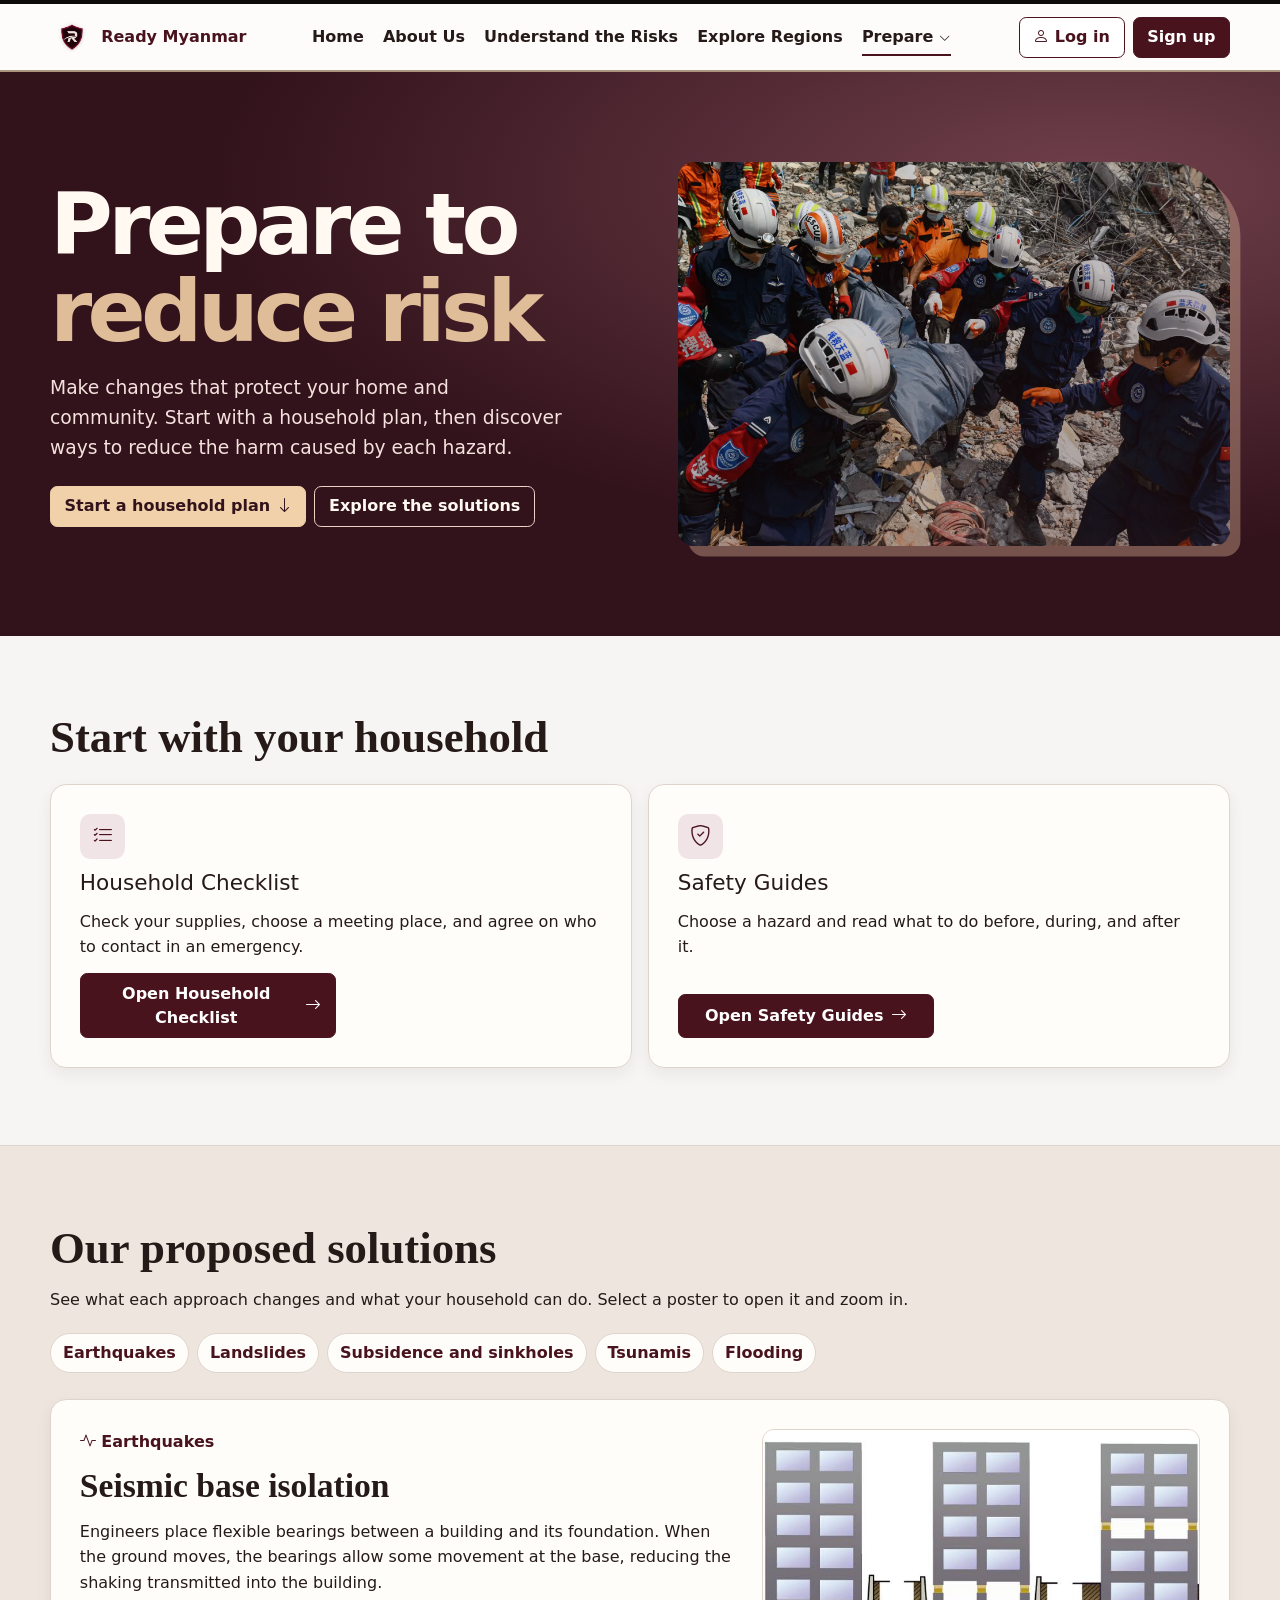
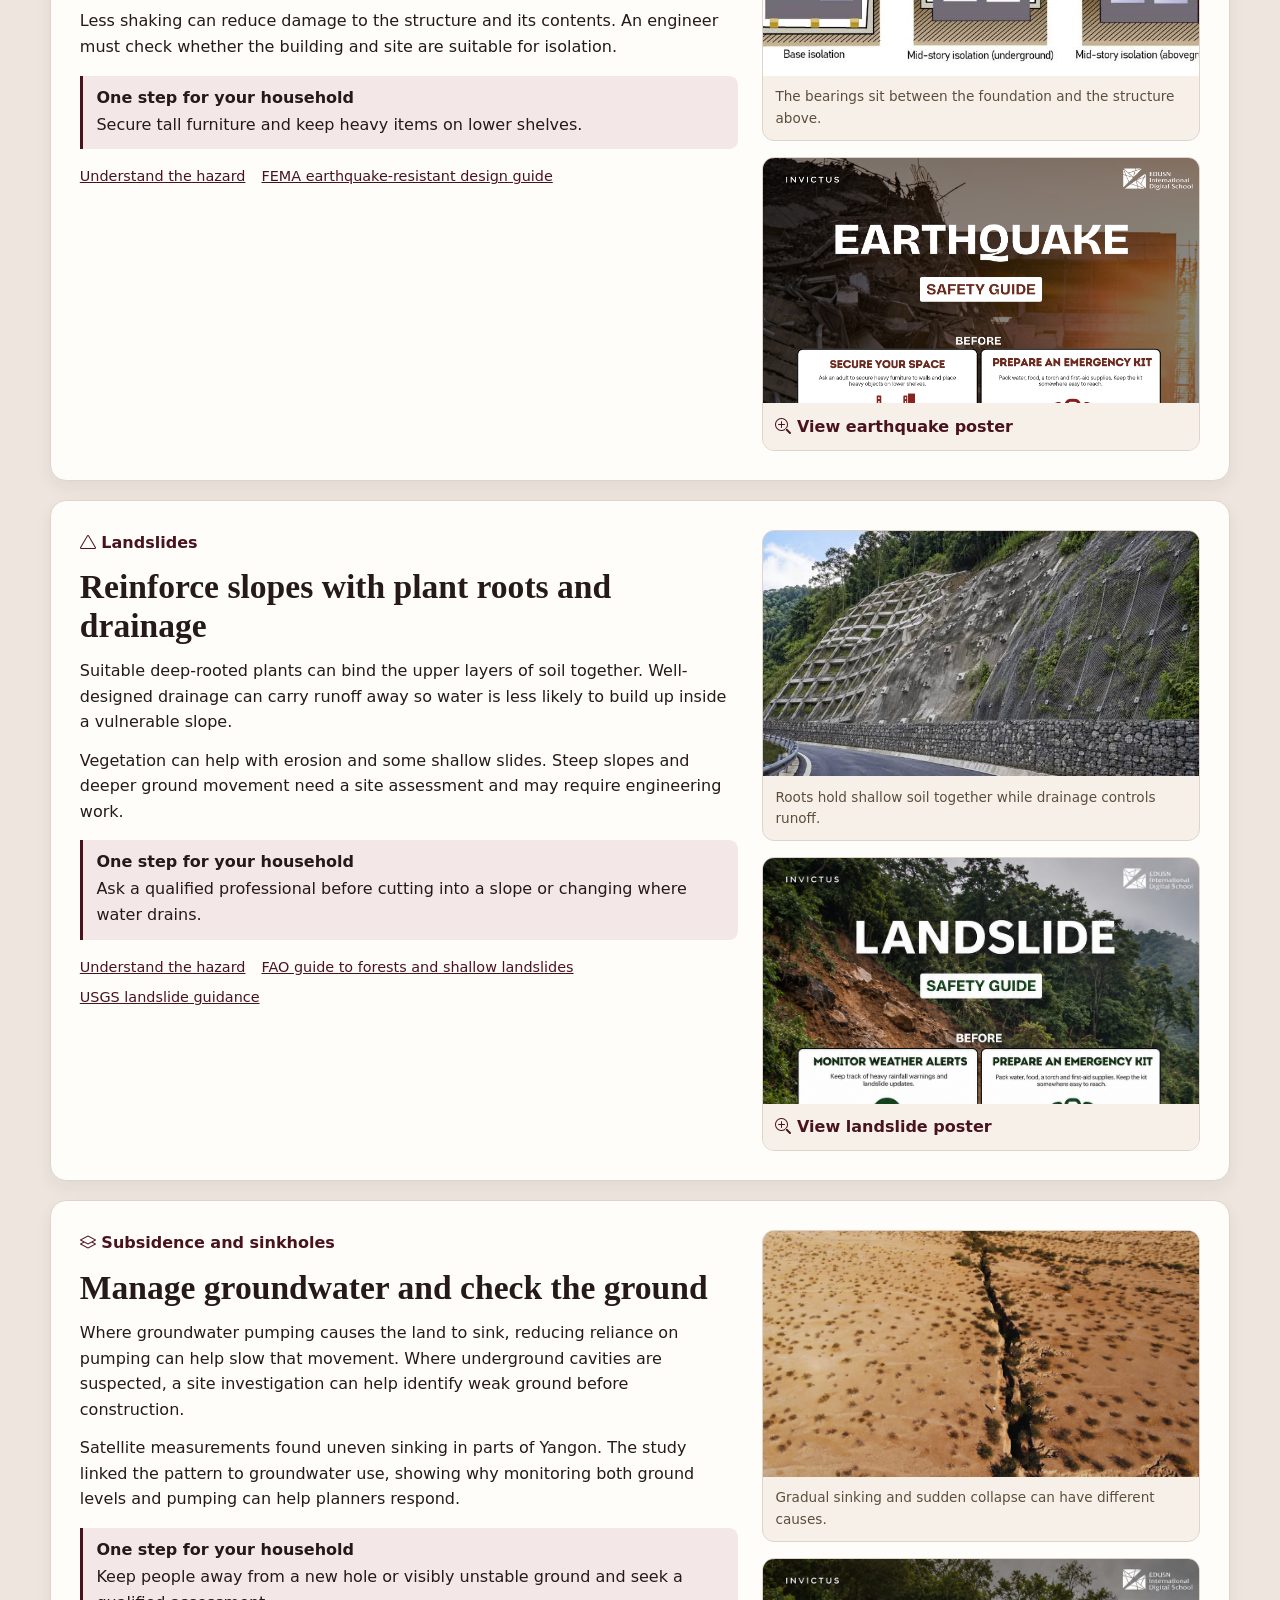
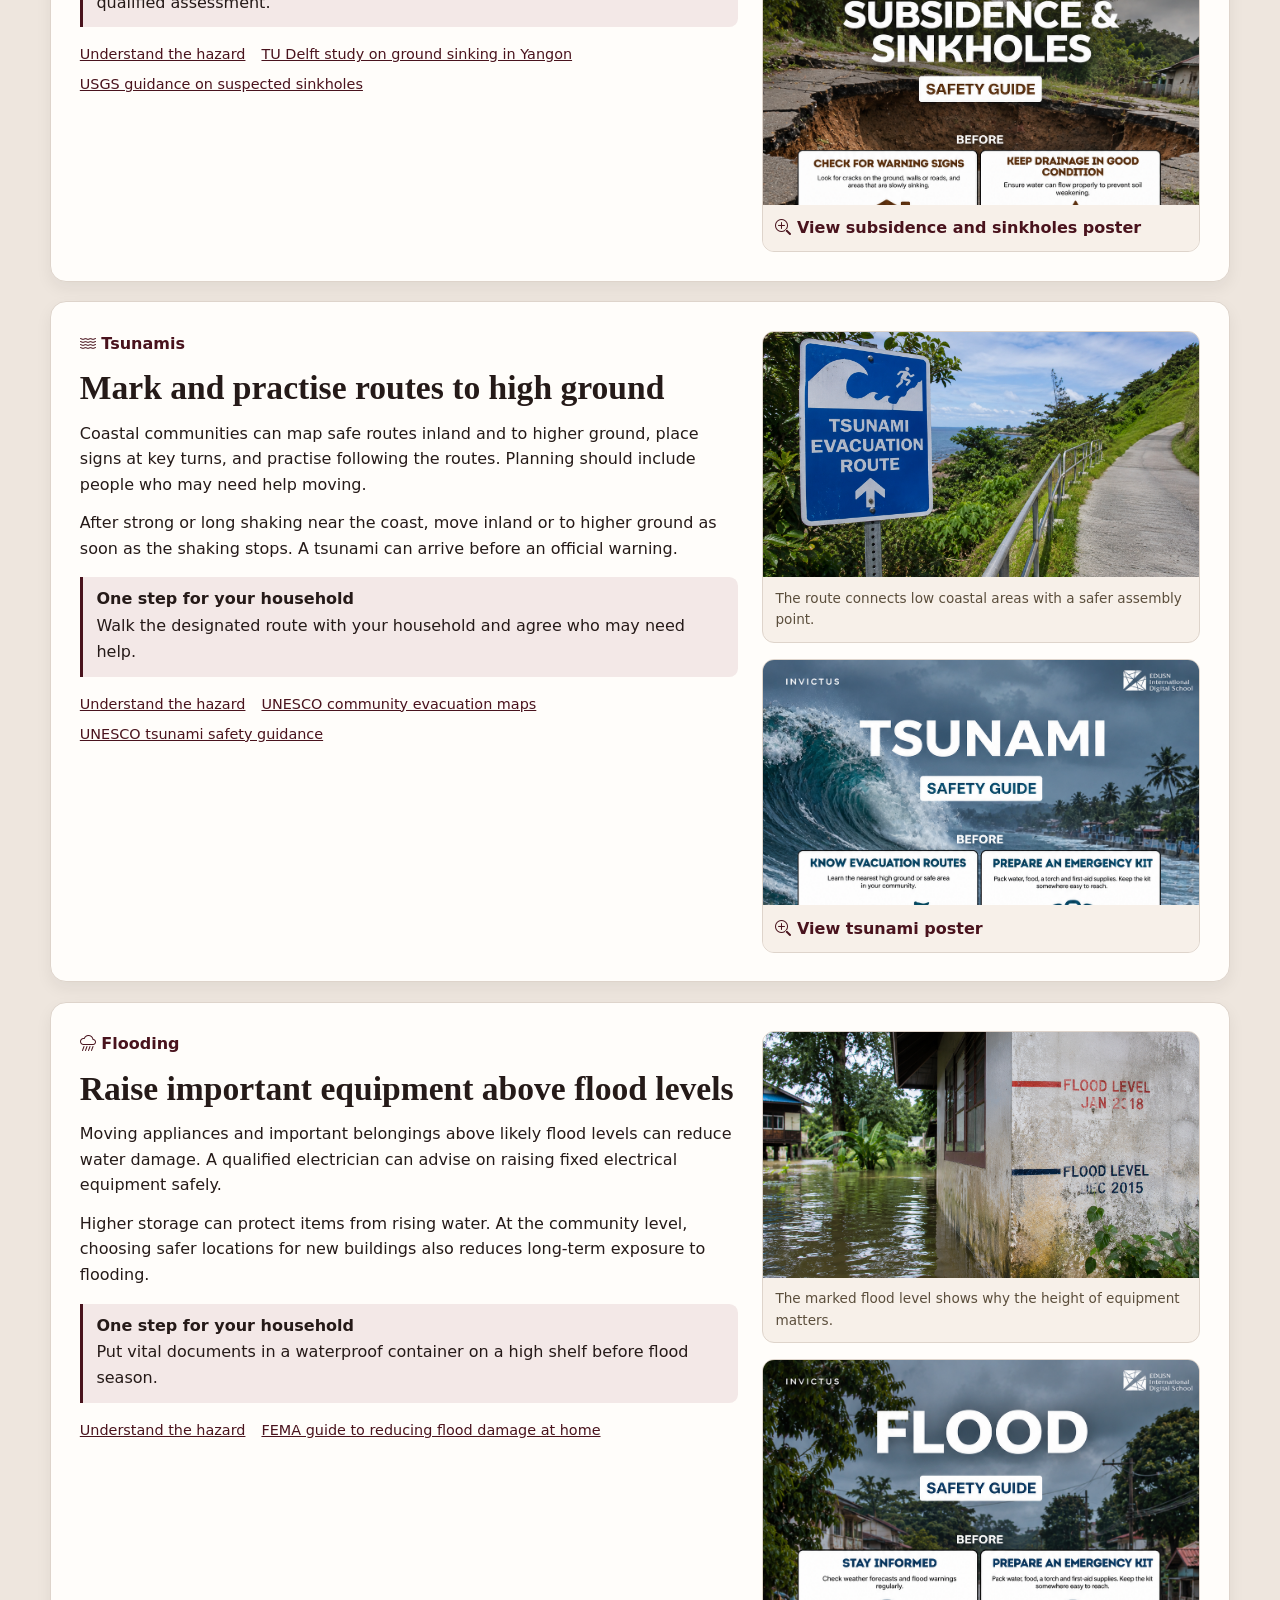
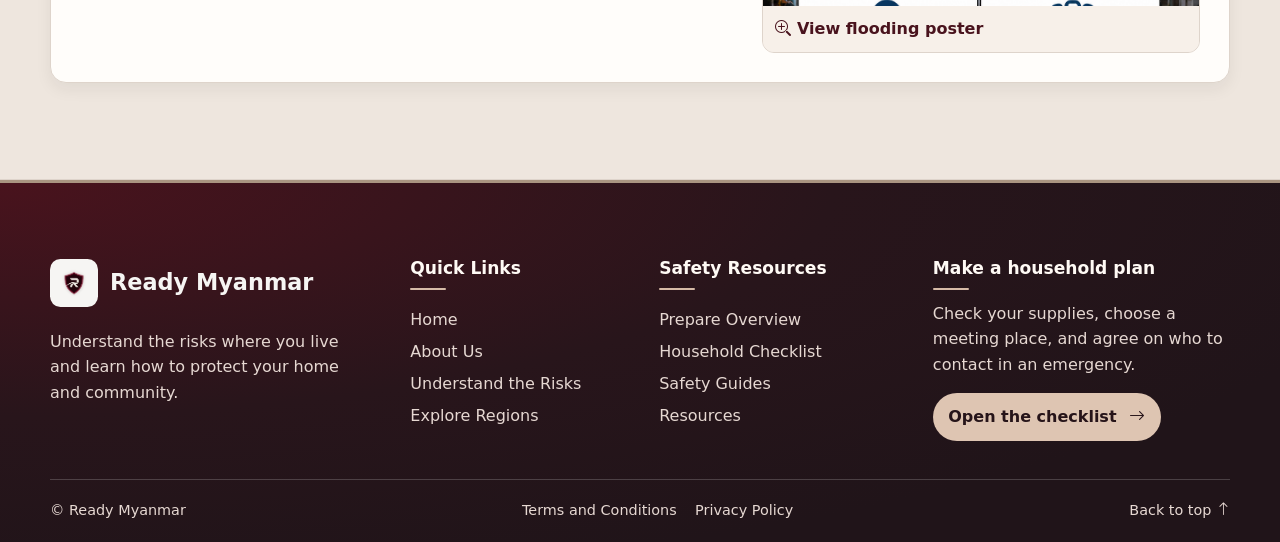
<file: prepare.html>
<!DOCTYPE html>
<html lang="en">
<head>
    <meta charset="UTF-8">
    <meta name="viewport" content="width=device-width, initial-scale=1">
    <meta name="description" content="Explore ways to reduce disaster risk and make a household plan with Ready Myanmar.">
    <title>Prepare Overview | Ready Myanmar</title>

    <link rel="icon" href="images/ready-myanmar-logo.png">
    <link rel="stylesheet" href="https://cdn.jsdelivr.net/npm/bootstrap@5.3.3/dist/css/bootstrap.min.css">
    <link rel="stylesheet" href="https://cdn.jsdelivr.net/npm/bootstrap-icons@1.11.3/font/bootstrap-icons.min.css">
    <link rel="stylesheet" href="https://cdn.jsdelivr.net/npm/aos@2.3.4/dist/aos.css">
    <link rel="stylesheet" href="style.css">
    <link rel="stylesheet" href="prepare.css">

    <script src="https://cdn.jsdelivr.net/npm/aos@2.3.4/dist/aos.js" defer></script>
    <script src="script.js" defer></script>
    <script src="prepare.js" defer></script>
</head>

<body id="top">
    <a class="skip-link" href="#main">Skip to content</a>
    <header id="siteHeader"></header>

    <main class="prepare-page" id="main">
        <section class="prepare-hero" aria-labelledby="prepareTitle">
            <div class="container prepare-hero-grid">
                <div class="prepare-hero-copy" data-aos="fade-up" data-aos-offset="0">
                    <h1 id="prepareTitle">Prepare to <span>reduce risk</span></h1>
                    <p>Make changes that protect your home and community. Start with a household plan, then discover ways to reduce the harm caused by each hazard.</p>

                    <div class="button-row">
                        <a class="btn btn-success" href="#startTitle">
                            Start a household plan <i class="bi bi-arrow-down" aria-hidden="true"></i>
                        </a>
                        <a class="btn btn-outline-success" href="#solutionsTitle">Explore the solutions</a>
                    </div>
                </div>

                <div class="prepare-hero-photo" data-aos="zoom-in" data-aos-delay="100" data-aos-offset="0" aria-hidden="true"></div>
            </div>
        </section>

        <section class="container page-section prepare-start" aria-labelledby="startTitle">
            <h2 class="section-title" id="startTitle" data-aos="fade-up">Start with your household</h2>

            <div class="prepare-quick-grid">
                <article class="prepare-quick" data-aos="fade-up">
                    <i class="bi bi-list-check prepare-icon" aria-hidden="true"></i>
                    <h3>Household Checklist</h3>
                    <p>Check your supplies, choose a meeting place, and agree on who to contact in an emergency.</p>
                    <a class="btn btn-success" href="list.html">
                        Open Household Checklist <i class="bi bi-arrow-right" aria-hidden="true"></i>
                    </a>
                </article>

                <article class="prepare-quick" data-aos="fade-up" data-aos-delay="100">
                    <i class="bi bi-shield-check prepare-icon" aria-hidden="true"></i>
                    <h3>Safety Guides</h3>
                    <p>Choose a hazard and read what to do before, during, and after it.</p>
                    <a class="btn btn-success" href="guide.html">
                        Open Safety Guides <i class="bi bi-arrow-right" aria-hidden="true"></i>
                    </a>
                </article>
            </div>
        </section>

        <section class="prepare-solutions page-section" aria-labelledby="solutionsTitle">
            <div class="container">
                <div data-aos="fade-up">
                    <h2 class="section-title" id="solutionsTitle">Our proposed solutions</h2>
                    <p>See what each approach changes and what your household can do. Select a poster to open it and zoom in.</p>
                </div>

                <nav class="prepare-jumps button-row" aria-label="Jump to a hazard">
                    <a href="#earthquakes">Earthquakes</a>
                    <a href="#landslides">Landslides</a>
                    <a href="#subsidence">Subsidence and sinkholes</a>
                    <a href="#tsunamis">Tsunamis</a>
                    <a href="#flooding">Flooding</a>
                </nav>

                <article class="prepare-solution" id="earthquakes" aria-labelledby="earthquakesTitle">
                    <div class="solution-copy" data-aos="fade-up">
                        <p class="solution-hazard"><i class="bi bi-activity" aria-hidden="true"></i> Earthquakes</p>
                        <h3 class="section-title" id="earthquakesTitle">Seismic base isolation</h3>
                        <p>Engineers place flexible bearings between a building and its foundation. When the ground moves, the bearings allow some movement at the base, reducing the shaking transmitted into the building.</p>
                        <p>Less shaking can reduce damage to the structure and its contents. An engineer must check whether the building and site are suitable for isolation.</p>

                        <div class="solution-step">
                            <h4>One step for your household</h4>
                            <p>Secure tall furniture and keep heavy items on lower shelves.</p>
                        </div>

                        <div class="solution-links">
                            <a href="risk.html#earthquakes">Understand the hazard</a>
                            <a href="https://www.fema.gov/sites/default/files/documents/fema_p-749-earthquake-resistant-design-concepts_112022.pdf">FEMA earthquake-resistant design guide</a>
                        </div>
                    </div>

                    <div class="solution-media" data-aos="fade-up" data-aos-delay="100">
                        <figure class="solution-figure">
                            <img src="images/seismic-base-isolation.png" alt="Diagram of flexible bearings between a building and its foundation" loading="lazy">
                            <figcaption>The bearings sit between the foundation and the structure above.</figcaption>
                        </figure>

                        <button class="poster-tile" type="button" data-poster-title="Earthquake poster" aria-haspopup="dialog">
                            <img src="images/earthquake-poster.png" alt="" loading="lazy">
                            <span><i class="bi bi-zoom-in" aria-hidden="true"></i> View earthquake poster</span>
                        </button>
                    </div>
                </article>

                <article class="prepare-solution" id="landslides" aria-labelledby="landslidesTitle">
                    <div class="solution-copy" data-aos="fade-up">
                        <p class="solution-hazard"><i class="bi bi-triangle" aria-hidden="true"></i> Landslides</p>
                        <h3 class="section-title" id="landslidesTitle">Reinforce slopes with plant roots and drainage</h3>
                        <p>Suitable deep-rooted plants can bind the upper layers of soil together. Well-designed drainage can carry runoff away so water is less likely to build up inside a vulnerable slope.</p>
                        <p>Vegetation can help with erosion and some shallow slides. Steep slopes and deeper ground movement need a site assessment and may require engineering work.</p>

                        <div class="solution-step">
                            <h4>One step for your household</h4>
                            <p>Ask a qualified professional before cutting into a slope or changing where water drains.</p>
                        </div>

                        <div class="solution-links">
                            <a href="risk.html#landslides">Understand the hazard</a>
                            <a href="https://www.fao.org/4/i3245e/i3245e02.pdf">FAO guide to forests and shallow landslides</a>
                            <a href="https://www.usgs.gov/programs/landslide-hazards/how-do-i-prepare-a-landslide">USGS landslide guidance</a>
                        </div>
                    </div>

                    <div class="solution-media" data-aos="fade-up" data-aos-delay="100">
                        <figure class="solution-figure">
                            <img src="images/landslide-soil-reinforcement.png" alt="Diagram of plant roots and drainage on a slope" loading="lazy">
                            <figcaption>Roots hold shallow soil together while drainage controls runoff.</figcaption>
                        </figure>

                        <button class="poster-tile" type="button" data-poster-title="Landslide poster" aria-haspopup="dialog">
                            <img src="images/landslide-poster.png" alt="" loading="lazy">
                            <span><i class="bi bi-zoom-in" aria-hidden="true"></i> View landslide poster</span>
                        </button>
                    </div>
                </article>

                <article class="prepare-solution" id="subsidence" aria-labelledby="subsidenceTitle">
                    <div class="solution-copy" data-aos="fade-up">
                        <p class="solution-hazard"><i class="bi bi-layers" aria-hidden="true"></i> Subsidence and sinkholes</p>
                        <h3 class="section-title" id="subsidenceTitle">Manage groundwater and check the ground</h3>
                        <p>Where groundwater pumping causes the land to sink, reducing reliance on pumping can help slow that movement. Where underground cavities are suspected, a site investigation can help identify weak ground before construction.</p>
                        <p>Satellite measurements found uneven sinking in parts of Yangon. The study linked the pattern to groundwater use, showing why monitoring both ground levels and pumping can help planners respond.</p>

                        <div class="solution-step">
                            <h4>One step for your household</h4>
                            <p>Keep people away from a new hole or visibly unstable ground and seek a qualified assessment.</p>
                        </div>

                        <div class="solution-links">
                            <a href="risk.html#subsidence">Understand the hazard</a>
                            <a href="https://research.tudelft.nl/en/publications/monitoring-land-subsidence-in-yangon-myanmar-using-sentinel-1-per/">TU Delft study on ground sinking in Yangon</a>
                            <a href="https://www.usgs.gov/faqs/i-have-or-think-i-have-a-sinkhole-my-property-what-should-i-do">USGS guidance on suspected sinkholes</a>
                        </div>
                    </div>

                    <div class="solution-media" data-aos="fade-up" data-aos-delay="100">
                        <figure class="solution-figure">
                            <img src="images/subsidence-groundwater.png" alt="Diagram comparing soil compression with collapse into an underground cavity" loading="lazy">
                            <figcaption>Gradual sinking and sudden collapse can have different causes.</figcaption>
                        </figure>

                        <button class="poster-tile" type="button" data-poster-title="Subsidence and sinkholes poster" aria-haspopup="dialog">
                            <img src="images/subsidence-sinkholes-poster.png" alt="" loading="lazy">
                            <span><i class="bi bi-zoom-in" aria-hidden="true"></i> View subsidence and sinkholes poster</span>
                        </button>
                    </div>
                </article>

                <article class="prepare-solution" id="tsunamis" aria-labelledby="tsunamisTitle">
                    <div class="solution-copy" data-aos="fade-up">
                        <p class="solution-hazard"><i class="bi bi-water" aria-hidden="true"></i> Tsunamis</p>
                        <h3 class="section-title" id="tsunamisTitle">Mark and practise routes to high ground</h3>
                        <p>Coastal communities can map safe routes inland and to higher ground, place signs at key turns, and practise following the routes. Planning should include people who may need help moving.</p>
                        <p>After strong or long shaking near the coast, move inland or to higher ground as soon as the shaking stops. A tsunami can arrive before an official warning.</p>

                        <div class="solution-step">
                            <h4>One step for your household</h4>
                            <p>Walk the designated route with your household and agree who may need help.</p>
                        </div>

                        <div class="solution-links">
                            <a href="risk.html#tsunamis">Understand the hazard</a>
                            <a href="https://tsunami.ioc.unesco.org/en/tempp">UNESCO community evacuation maps</a>
                            <a href="https://tsunami.ioc.unesco.org/en/what-do">UNESCO tsunami safety guidance</a>
                        </div>
                    </div>

                    <div class="solution-media" data-aos="fade-up" data-aos-delay="100">
                        <figure class="solution-figure">
                            <img src="images/tsunami-evacuation-route.png" alt="Diagram of a route from the shoreline to an assembly point on higher ground" loading="lazy">
                            <figcaption>The route connects low coastal areas with a safer assembly point.</figcaption>
                        </figure>

                        <button class="poster-tile" type="button" data-poster-title="Tsunami poster" aria-haspopup="dialog">
                            <img src="images/tsunami-poster.png" alt="" loading="lazy">
                            <span><i class="bi bi-zoom-in" aria-hidden="true"></i> View tsunami poster</span>
                        </button>
                    </div>
                </article>

                <article class="prepare-solution" id="flooding" aria-labelledby="floodingTitle">
                    <div class="solution-copy" data-aos="fade-up">
                        <p class="solution-hazard"><i class="bi bi-cloud-rain-heavy" aria-hidden="true"></i> Flooding</p>
                        <h3 class="section-title" id="floodingTitle">Raise important equipment above flood levels</h3>
                        <p>Moving appliances and important belongings above likely flood levels can reduce water damage. A qualified electrician can advise on raising fixed electrical equipment safely.</p>
                        <p>Higher storage can protect items from rising water. At the community level, choosing safer locations for new buildings also reduces long-term exposure to flooding.</p>

                        <div class="solution-step">
                            <h4>One step for your household</h4>
                            <p>Put vital documents in a waterproof container on a high shelf before flood season.</p>
                        </div>

                        <div class="solution-links">
                            <a href="risk.html#flooding">Understand the hazard</a>
                            <a href="https://www.fema.gov/sites/default/files/documents/fema_urban_flooding_guidance_for_homeowners_and_renters.pdf">FEMA guide to reducing flood damage at home</a>
                        </div>
                    </div>

                    <div class="solution-media" data-aos="fade-up" data-aos-delay="100">
                        <figure class="solution-figure">
                            <img src="images/flood-elevation.png" alt="Diagram of household items and electrical equipment above a marked flood level" loading="lazy">
                            <figcaption>The marked flood level shows why the height of equipment matters.</figcaption>
                        </figure>

                        <button class="poster-tile" type="button" data-poster-title="Flooding poster" aria-haspopup="dialog">
                            <img src="images/flooding-poster.png" alt="" loading="lazy">
                            <span><i class="bi bi-zoom-in" aria-hidden="true"></i> View flooding poster</span>
                        </button>
                    </div>
                </article>
            </div>
        </section>
    </main>

    <dialog class="site-dialog poster-viewer" id="posterViewer" aria-labelledby="posterTitle">
        <div class="dialog-heading">
            <h2 id="posterTitle">Poster</h2>
            <button class="dialog-close" id="closePoster" type="button" data-close>
                <i class="bi bi-x-lg" aria-hidden="true"></i> Close
            </button>
        </div>

        <div class="button-row poster-toolbar">
            <button class="btn btn-outline-success" id="zoomOut" type="button" disabled>
                <i class="bi bi-dash-lg" aria-hidden="true"></i> Zoom out
            </button>
            <button class="btn btn-outline-success" id="zoomIn" type="button" disabled>
                <i class="bi bi-plus-lg" aria-hidden="true"></i> Zoom in
            </button>
            <button class="btn btn-outline-success" id="zoomReset" type="button" disabled>Reset</button>
            <output id="zoomLevel" aria-live="polite">100%</output>
        </div>

        <div class="poster-viewport" id="posterViewport" tabindex="0" role="region" aria-label="Scrollable poster">
            <img id="posterImage" alt="" hidden>
            <p id="posterUnavailable" hidden>This poster image could not load.</p>
        </div>
    </dialog>

    <footer class="home-footer">
        <div class="container">
            <div class="footer-layout">
                <div class="footer-intro">
                    <a class="footer-brand" href="index.html">
                        <img src="images/ready-myanmar-logo.png" width="48" height="48" alt="">
                        <span>Ready Myanmar</span>
                    </a>
                    <p>Understand the risks where you live and learn how to protect your home and community.</p>
                </div>

                <nav class="footer-links" aria-labelledby="footerQuickLinks">
                    <h2 class="footer-heading" id="footerQuickLinks">Quick Links</h2>
                    <a href="index.html">Home</a>
                    <a href="about us.html">About Us</a>
                    <a href="risk.html">Understand the Risks</a>
                    <a href="region.html">Explore Regions</a>
                </nav>

                <nav class="footer-links" aria-labelledby="footerResources">
                    <h2 class="footer-heading" id="footerResources">Safety Resources</h2>
                    <a href="prepare.html">Prepare Overview</a>
                    <a href="list.html">Household Checklist</a>
                    <a href="guide.html">Safety Guides</a>
                    <a href="resources.html">Resources</a>
                </nav>

                <div class="footer-action">
                    <h2 class="footer-heading">Make a household plan</h2>
                    <p>Check your supplies, choose a meeting place, and agree on who to contact in an emergency.</p>
                    <a class="footer-cta" href="list.html">
                        Open the checklist <i class="bi bi-arrow-right" aria-hidden="true"></i>
                    </a>
                </div>
            </div>

            <div class="footer-bottom">
                <p>© Ready Myanmar</p>

                <div class="footer-legal">
                    <button class="footer-button" type="button" data-open="termsDialog">Terms and Conditions</button>
                    <button class="footer-button" type="button" data-open="privacyDialog">Privacy Policy</button>
                </div>

                <a class="footer-top" href="#top">
                    Back to top <i class="bi bi-arrow-up" aria-hidden="true"></i>
                </a>
            </div>
        </div>
    </footer>

    <dialog class="site-dialog" id="termsDialog" aria-labelledby="termsHeading">
        <div class="dialog-heading">
            <h2 id="termsHeading">Terms and Conditions</h2>
            <button class="dialog-close" type="button" data-close>
                <i class="bi bi-x-lg" aria-hidden="true"></i> Close
            </button>
        </div>
        <p>Ready Myanmar provides general information about disaster risk. During emergencies, follow local warnings and instructions from emergency responders.</p>
    </dialog>

    <dialog class="site-dialog" id="privacyDialog" aria-labelledby="privacyHeading">
        <div class="dialog-heading">
            <h2 id="privacyHeading">Privacy Policy</h2>
            <button class="dialog-close" type="button" data-close>
                <i class="bi bi-x-lg" aria-hidden="true"></i> Close
            </button>
        </div>
        <p>This site saves demo account details, sign-in status, and your homepage load count in this browser. Clearing this site’s browser data removes those details.</p>
    </dialog>
</body>
</html>
</file>
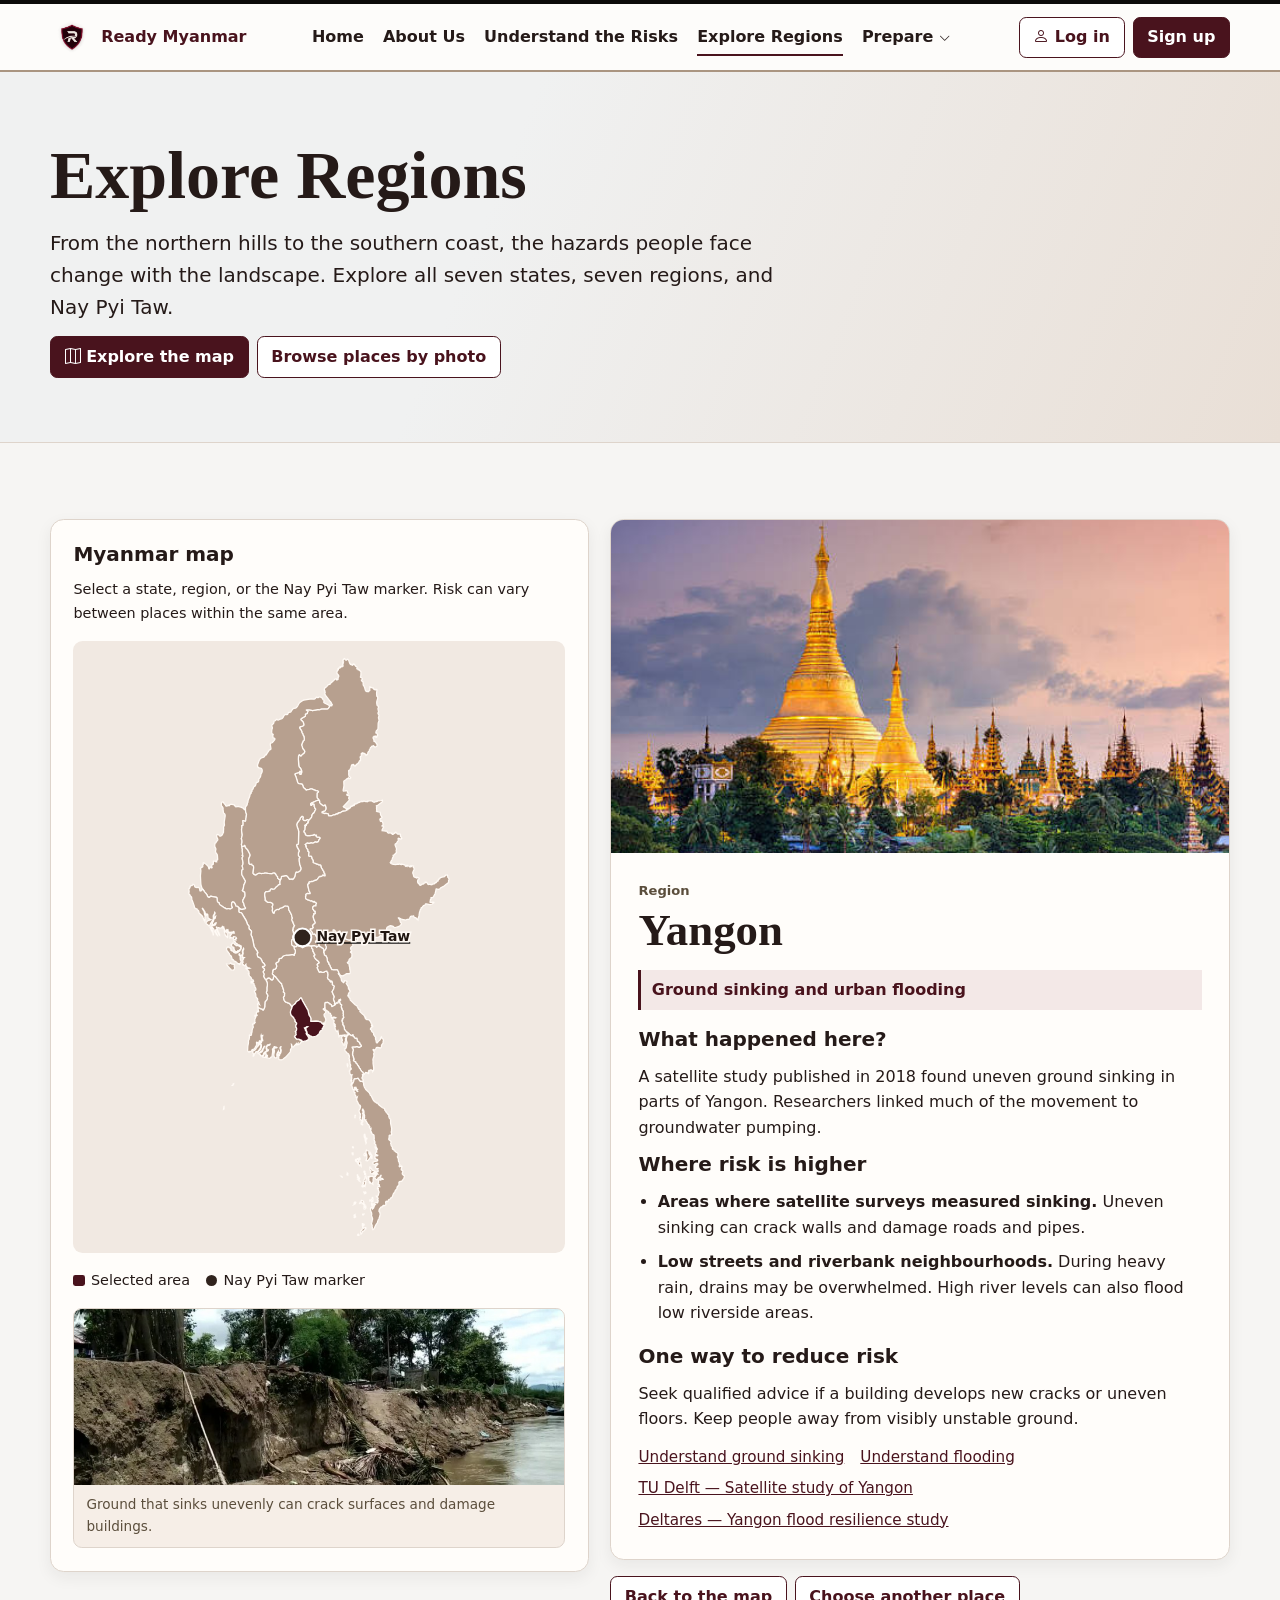
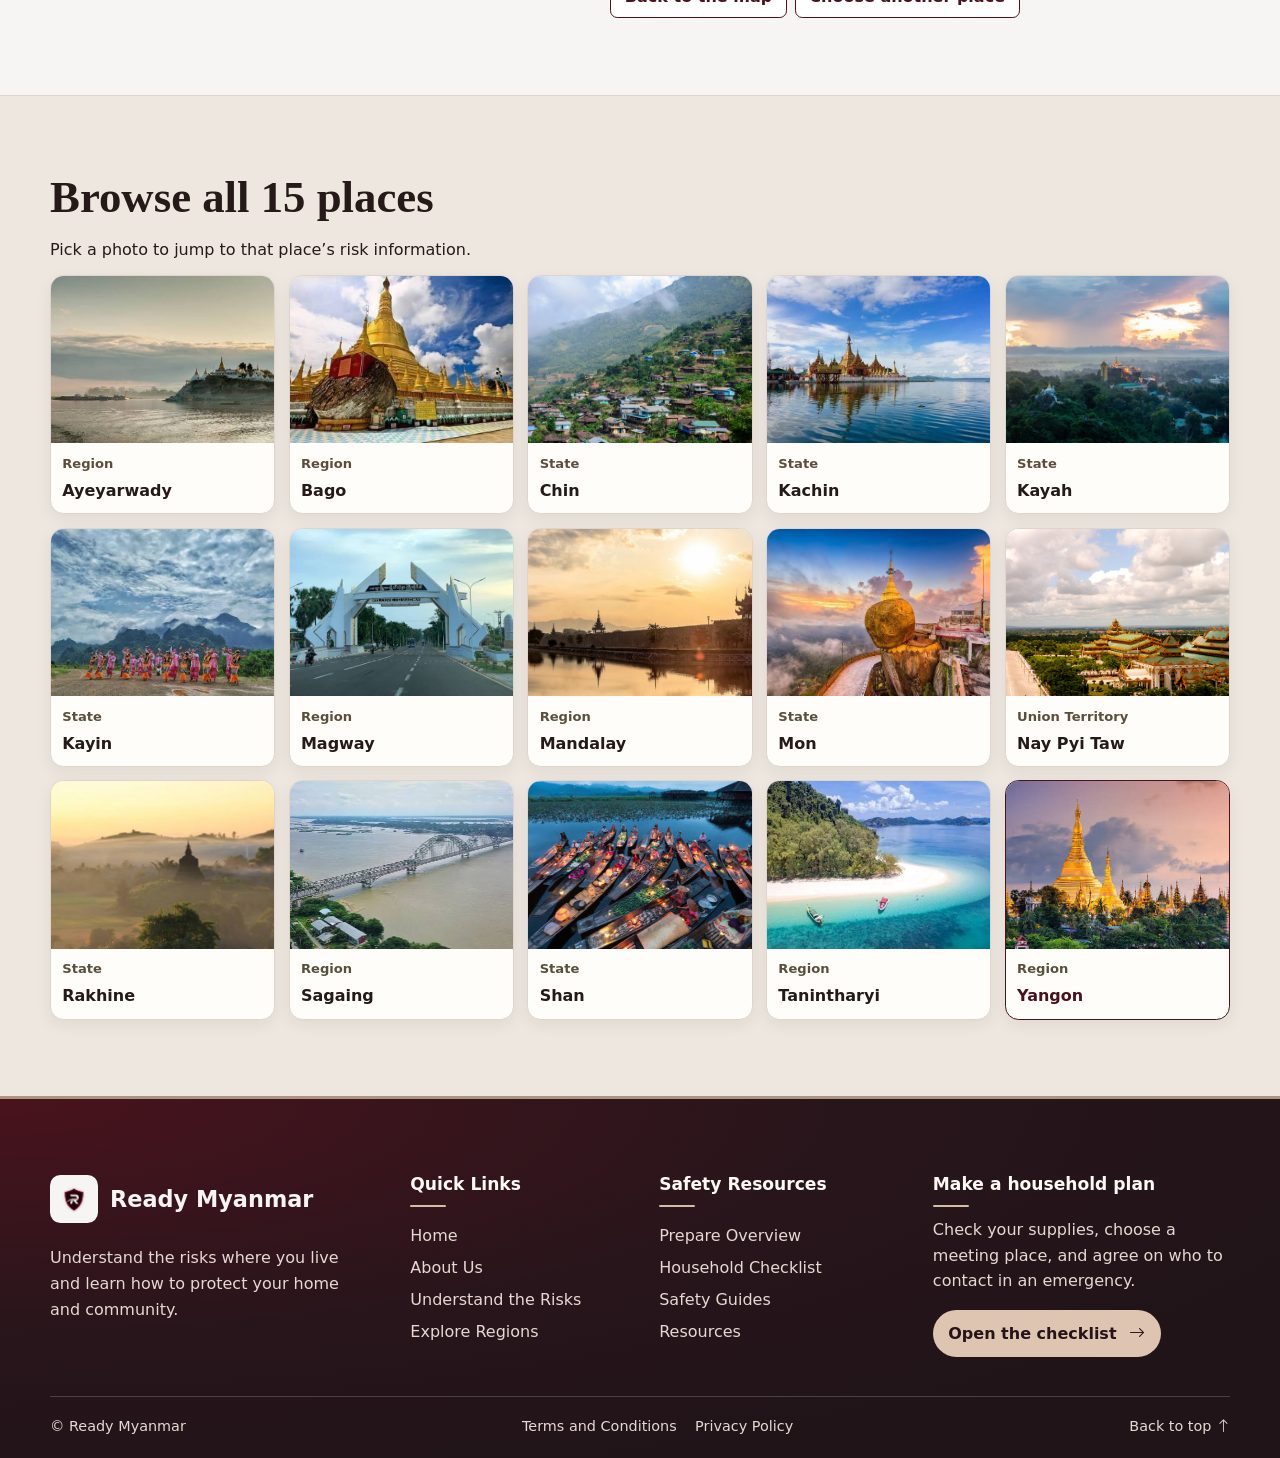
<file: region.html>
<!DOCTYPE html>
<html lang="en">
<head>
    <meta charset="UTF-8">
    <meta name="viewport" content="width=device-width, initial-scale=1">
    <meta name="description" content="Explore disaster risks across all seven states, seven regions, and Nay Pyi Taw.">
    <title>Explore Regions | Ready Myanmar</title>

    <link rel="icon" href="images/ready-myanmar-logo.png">
    <link rel="stylesheet" href="https://cdn.jsdelivr.net/npm/bootstrap@5.3.3/dist/css/bootstrap.min.css">
    <link rel="stylesheet" href="https://cdn.jsdelivr.net/npm/bootstrap-icons@1.11.3/font/bootstrap-icons.min.css">
    <link rel="stylesheet" href="https://cdn.jsdelivr.net/npm/aos@2.3.4/dist/aos.css">
    <link rel="stylesheet" href="style.css">
    <link rel="stylesheet" href="region.css">

    <script src="https://cdn.jsdelivr.net/npm/aos@2.3.4/dist/aos.js" defer></script>
    <script src="script.js" defer></script>
    <script src="region.js" defer></script>
</head>

<body id="top">
    <a class="skip-link" href="#main">Skip to content</a>
    <header id="siteHeader"></header>

    <main id="main">
        <section class="region-hero page-section" aria-labelledby="regionsTitle">
            <div class="container" data-aos="fade-up">
                <h1 class="section-title" id="regionsTitle">Explore Regions</h1>
                <p class="lead">From the northern hills to the southern coast, the hazards people face change with the landscape. Explore all seven states, seven regions, and Nay Pyi Taw.</p>

                <div class="button-row">
                    <a class="btn btn-success" href="#regionMap">
                        <i class="bi bi-map" aria-hidden="true"></i> Explore the map
                    </a>
                    <a class="btn btn-outline-success" href="#placeList">Browse places by photo</a>
                </div>
            </div>
        </section>

        <div class="container page-section region-layout" id="regionMap">
            <section class="map-card" aria-labelledby="mapHeading">
                <h2 id="mapHeading">Myanmar map</h2>
                <p>Select a state, region, or the Nay Pyi Taw marker. Risk can vary between places within the same area.</p>

                <svg id="myanmarMap" class="myanmar-map" viewBox="0 0 1000 1000"
                    role="group" aria-labelledby="mapTitle" hidden>
                    <title id="mapTitle">Interactive map of Myanmar</title>
                    <g id="mapShapes"></g>
                    <a class="map-area map-marker" data-map-region="nay-pyi-taw"
                        href="#nay-pyi-taw" transform="translate(474 485)"
                        tabindex="0" aria-label="Nay Pyi Taw">
                        <title>Nay Pyi Taw</title>
                        <circle r="14"></circle>
                        <text x="22" y="6" aria-hidden="true">Nay Pyi Taw</text>
                    </a>
                </svg>

                <p id="mapLoading" role="status">You can use the photo list while the map loads.</p>
                <p id="mapError" role="status" hidden>The map file could not load. You can still use the photo list below.</p>

                <p class="map-key" id="mapKey" hidden>
                    <span><i class="map-swatch" aria-hidden="true"></i> Selected area</span>
                    <span><i class="map-dot" aria-hidden="true"></i> Nay Pyi Taw marker</span>
                </p>

                <figure class="map-context" data-hazard-photo="ground">
                    <img src="images/yangon-subsidence.jpg" alt="" loading="lazy">
                    <figcaption>Ground that sinks unevenly can crack surfaces and damage buildings.</figcaption>
                </figure>

                <figure class="map-context" data-hazard-photo="flood" hidden>
                    <img src="images/disaster flooding 02 homepage.jpg" alt="" loading="lazy">
                    <figcaption>Floodwater can cover low streets and cut off access to nearby homes.</figcaption>
                </figure>

                <figure class="map-context" data-hazard-photo="slope" hidden>
                    <img src="images/hpakant-landslide.jpg" alt="" loading="lazy">
                    <figcaption>Sliding soil and rock can reach roads and homes below a slope.</figcaption>
                </figure>

                <figure class="map-context" data-hazard-photo="quake" hidden>
                    <img src="images/disaster earthquake 01 homepage.jpg" alt="" loading="lazy">
                    <figcaption>Strong shaking can damage walls and bring down heavy parts of buildings.</figcaption>
                </figure>

                <figure class="map-context" data-hazard-photo="coast" hidden>
                    <img src="images/tsunami-coast.jpg" alt="" loading="lazy">
                    <figcaption>Low beaches and river mouths can give tsunami waves a path inland.</figcaption>
                </figure>
            </section>

            <div class="region-details">
                <article class="region-panel" id="ayeyarwady" data-hazard-kind="flood"
                    tabindex="-1" aria-labelledby="ayeyarwady-title">
                    <img src="images/ayeyarwady.jpg" alt="" loading="lazy">
                    <div class="region-copy">
                        <p class="region-kind">Region</p>
                        <h2 class="section-title" id="ayeyarwady-title">Ayeyarwady</h2>
                        <p class="region-hazard">River flooding and coastal storm surge</p>

                        <h3>What happened here?</h3>
                        <p>When Cyclone Nargis reached the Ayeyarwady Delta in May 2008, a storm surge pushed seawater across low-lying land and added to the damage from wind and rain.</p>

                        <h3>Where risk is higher</h3>
                        <ul class="region-exposure">
                            <li><strong>Low coast and river mouths.</strong> Seawater pushed inland by a cyclone can reach delta villages and farmland.</li>
                            <li><strong>Low land near rivers and channels.</strong> Prolonged rain or high river levels can flood homes, fields, and low roads.</li>
                        </ul>

                        <h3>One way to reduce risk</h3>
                        <p>Learn which routes lead out of low coastal areas and where to go when an evacuation is announced.</p>
                        <div class="region-links">
                            <a href="risk.html#flooding">Understand flooding</a>
                            <a href="https://documents1.worldbank.org/curated/en/706661483591255915/pdf/111632-WP-P120793-PUBLIC-ABSTRACT-SENT-WRCProceedings.pdf">World Bank — Cyclone Nargis assessment</a>
                        </div>
                    </div>
                </article>

                <article class="region-panel" id="bago" data-hazard-kind="flood"
                    tabindex="-1" aria-labelledby="bago-title">
                    <img src="images/bago.jpg" alt="" loading="lazy">
                    <div class="region-copy">
                        <p class="region-kind">Region</p>
                        <h2 class="section-title" id="bago-title">Bago</h2>
                        <p class="region-hazard">River flooding and earthquake shaking</p>

                        <h3>What happened here?</h3>
                        <p>In September 2024 the Sittaung River breached flood barriers in Taungoo Township. An early UN update reported that more than 30 villages were submerged.</p>

                        <h3>Where risk is higher</h3>
                        <ul class="region-exposure">
                            <li><strong>Taungoo and the Sittaung floodplain.</strong> Low villages and roads beside the river are exposed when it rises or flood barriers fail.</li>
                            <li><strong>Places near the Sagaing Fault.</strong> Bago City and nearby areas can experience strong shaking. Poorly reinforced buildings are more vulnerable to damage.</li>
                        </ul>

                        <h3>One way to reduce risk</h3>
                        <p>Identify a route that stays on higher ground and store important documents above likely flood levels.</p>
                        <div class="region-links">
                            <a href="risk.html#flooding">Understand flooding</a>
                            <a href="risk.html#earthquakes">Understand earthquakes</a>
                            <a href="https://myanmar.un.org/en/279005-myanmar-flash-flood-update-no1">UNICEF — September 2024 flood update</a>
                            <a href="https://link.springer.com/article/10.1186/s40562-023-00301-x">Seismic hazard study — Bago and other cities</a>
                        </div>
                    </div>
                </article>

                <article class="region-panel" id="chin" data-hazard-kind="slope"
                    tabindex="-1" aria-labelledby="chin-title">
                    <img src="images/chin.jpg" alt="" loading="lazy">
                    <div class="region-copy">
                        <p class="region-kind">State</p>
                        <h2 class="section-title" id="chin-title">Chin</h2>
                        <p class="region-hazard">Landslides and river blockages</p>

                        <h3>What happened here?</h3>
                        <p>Heavy rain triggered a landslide in Falam District in July 2015. The debris blocked a river. If a blockage like this breaks, water can rush downstream.</p>

                        <h3>Where risk is higher</h3>
                        <ul class="region-exposure">
                            <li><strong>Falam District and steep road cuts.</strong> Heavy rain can weaken the ground. Buildings and roads on or below a slope may be in the path of a slide.</li>
                            <li><strong>Valleys below blocked rivers.</strong> Landslide debris can trap water. A break in the blockage can send floodwater down the valley.</li>
                        </ul>

                        <h3>One way to reduce risk</h3>
                        <p>Have steep slopes assessed before building or changing drainage, especially where homes or roads sit below them.</p>
                        <div class="region-links">
                            <a href="risk.html#landslides">Understand landslides</a>
                            <a href="https://lib.icimod.org/records/f7f75-v2x40">ICIMOD — Chin hills field report</a>
                        </div>
                    </div>
                </article>

                <article class="region-panel" id="kachin" data-hazard-kind="slope"
                    tabindex="-1" aria-labelledby="kachin-title">
                    <img src="images/kachin.jpg" alt="" loading="lazy">
                    <div class="region-copy">
                        <p class="region-kind">State</p>
                        <h2 class="section-title" id="kachin-title">Kachin</h2>
                        <p class="region-hazard">Mine-slope failures and river flooding</p>

                        <h3>What happened here?</h3>
                        <p>On 2 July 2020, a slope collapsed at the Wai Khar open-pit jade mine in Hpakant. A scientific investigation reported that at least 172 miners died.</p>

                        <h3>Where risk is higher</h3>
                        <ul class="region-exposure">
                            <li><strong>Hpakant mine areas.</strong> People working near steep excavated slopes or below piles of mine waste are exposed if material breaks loose.</li>
                            <li><strong>Myitkyina and Waing Maw.</strong> Low riverside areas can flood when the Ayeyarwady rises. Heavy rain caused flooding in both townships in July 2024.</li>
                        </ul>

                        <h3>One way to reduce risk</h3>
                        <p>Keep people away from unstable slopes and have a qualified specialist assess steep excavations.</p>
                        <div class="region-links">
                            <a href="risk.html#landslides">Understand landslides</a>
                            <a href="https://earthobservatory.sg/research/publications/the-2020-hpakant-jade-mine-disaster-myanmar-a-multi-sensor-investigation-for-slope-failure">Earth Observatory of Singapore — Hpakant investigation</a>
                            <a href="https://myanmar.un.org/en/275069-emergency-response-unfpa-and-partners-restores-dignity-and-hope-affected-communities-kachin">UNFPA — July 2024 flooding in Kachin</a>
                        </div>
                    </div>
                </article>

                <article class="region-panel" id="kayah" data-hazard-kind="slope"
                    tabindex="-1" aria-labelledby="kayah-title">
                    <img src="images/kayah.jpg" alt="" loading="lazy">
                    <div class="region-copy">
                        <p class="region-kind">State</p>
                        <h2 class="section-title" id="kayah-title">Kayah</h2>
                        <p class="region-hazard">Flooding and landslides</p>

                        <h3>What happened here?</h3>
                        <p>September 2024 floods and landslides affected places including Hpruso, Loikaw, Demoso, and Shadaw. Floodwater reached villages and farmland.</p>

                        <h3>Where risk is higher</h3>
                        <ul class="region-exposure">
                            <li><strong>Loikaw and other low-lying settlements.</strong> Villages, fields, and access roads are exposed where water collects or streams rise over their banks.</li>
                            <li><strong>Hillsides and roads in affected townships.</strong> Long periods of rain can weaken slopes. Roads below steep slopes can be cut off by fallen soil or rock.</li>
                        </ul>

                        <h3>One way to reduce risk</h3>
                        <p>Identify routes that avoid rivers and steep slopes before the rainy season.</p>
                        <div class="region-links">
                            <a href="risk.html#landslides">Understand landslides</a>
                            <a href="https://myanmar.un.org/en/279005-myanmar-flash-flood-update-no1">UNICEF — September 2024 flood update</a>
                        </div>
                    </div>
                </article>

                <article class="region-panel" id="kayin" data-hazard-kind="flood"
                    tabindex="-1" aria-labelledby="kayin-title">
                    <img src="images/kayin.jpg" alt="" loading="lazy">
                    <div class="region-copy">
                        <p class="region-kind">State</p>
                        <h2 class="section-title" id="kayin-title">Kayin</h2>
                        <p class="region-hazard">River flooding and landslides</p>

                        <h3>What happened here?</h3>
                        <p>UN OCHA reported evacuations in Hpa-An and deadly flooding and landslides in Thandaunggyi Township in September 2024.</p>

                        <h3>Where risk is higher</h3>
                        <ul class="region-exposure">
                            <li><strong>Hpa-An and low riverside neighbourhoods.</strong> Water can reach houses and roads close to the Thanlwin when river levels rise.</li>
                            <li><strong>Thandaunggyi Township.</strong> Homes and roads below steep slopes are exposed to landslides after prolonged rain. Floodwater can also cut off lower routes.</li>
                        </ul>

                        <h3>One way to reduce risk</h3>
                        <p>Plan an alternative route to safer ground in case a riverside road or bridge closes.</p>
                        <div class="region-links">
                            <a href="risk.html#flooding">Understand flooding</a>
                            <a href="https://myanmar.un.org/en/278804-myanmar-flood-situation-report-16-september-2024">UN OCHA — September 2024 situation report</a>
                        </div>
                    </div>
                </article>

                <article class="region-panel" id="magway" data-hazard-kind="flood"
                    tabindex="-1" aria-labelledby="magway-title">
                    <img src="images/magway.jpg" alt="" loading="lazy">
                    <div class="region-copy">
                        <p class="region-kind">Region</p>
                        <h2 class="section-title" id="magway-title">Magway</h2>
                        <p class="region-hazard">Flooding of homes and farmland</p>

                        <h3>What happened here?</h3>
                        <p>Early reports from September 2024 described homes and farmland damaged by flooding in Magway. Flooding can affect both household belongings and income from crops.</p>

                        <h3>Where risk is higher</h3>
                        <ul class="region-exposure">
                            <li><strong>Low-lying farms and settlements.</strong> Heavy rain and rising waterways can inundate crops, homes, and stored supplies.</li>
                            <li><strong>Low roads and river crossings.</strong> Floodwater can isolate villages even where individual homes are on higher ground.</li>
                        </ul>

                        <h3>One way to reduce risk</h3>
                        <p>Keep vital records in waterproof storage above likely flood levels.</p>
                        <div class="region-links">
                            <a href="risk.html#flooding">Understand flooding</a>
                            <a href="https://myanmar.un.org/en/279207-myanmar-flood-situation-report-2-20-september-2024">UN OCHA — Flood Situation Report No. 2</a>
                        </div>
                    </div>
                </article>

                <article class="region-panel" id="mandalay" data-hazard-kind="quake"
                    tabindex="-1" aria-labelledby="mandalay-title">
                    <img src="images/mandalay.jpg" alt="" loading="lazy">
                    <div class="region-copy">
                        <p class="region-kind">Region</p>
                        <h2 class="section-title" id="mandalay-title">Mandalay</h2>
                        <p class="region-hazard">Earthquake shaking and flooding</p>

                        <h3>What happened here?</h3>
                        <p>A magnitude 7.7 earthquake struck central Myanmar on 28 March 2025. Reports documented damage in Mandalay, including at Mandalay Palace and Mahamuni Pagoda.</p>

                        <h3>Where risk is higher</h3>
                        <ul class="region-exposure">
                            <li><strong>Mandalay City and places near the Sagaing Fault.</strong> Buildings with weak walls or poor connections can suffer more damage during strong shaking.</li>
                            <li><strong>Kyaukse and Yamethin townships.</strong> These were among the areas affected by flooding in September 2024. Low roads and settlements near waterways are more exposed when water rises.</li>
                        </ul>

                        <h3>One way to reduce risk</h3>
                        <p>Secure heavy furniture and ask a qualified engineer about strengthening vulnerable buildings.</p>
                        <div class="region-links">
                            <a href="risk.html#earthquakes">Understand earthquakes</a>
                            <a href="https://myanmar.un.org/en/291866-initial-situation-report-earthquake-central-myanmar-28-march-2025">UNOPS — Central Myanmar earthquake report</a>
                            <a href="https://myanmar.un.org/en/278804-myanmar-flood-situation-report-16-september-2024">UN OCHA — September 2024 floods</a>
                        </div>
                    </div>
                </article>

                <article class="region-panel" id="mon" data-hazard-kind="slope"
                    tabindex="-1" aria-labelledby="mon-title">
                    <img src="images/mon.jpg" alt="" loading="lazy">
                    <div class="region-copy">
                        <p class="region-kind">State</p>
                        <h2 class="section-title" id="mon-title">Mon</h2>
                        <p class="region-hazard">Rain-triggered landslides and river flooding</p>

                        <h3>What happened here?</h3>
                        <p>In August 2019 a major landslide hit a hillside village in Paung Township after heavy rain in southeastern Myanmar.</p>

                        <h3>Where risk is higher</h3>
                        <ul class="region-exposure">
                            <li><strong>Steep hillsides in Paung Township.</strong> Homes below slopes can be in the path of a slide after heavy rain.</li>
                            <li><strong>Bilin and Kyaikhto.</strong> Low areas around waterways can flood. Rising water on the Bilin River and heavy rain led to temporary relocations in 2024.</li>
                        </ul>

                        <h3>One way to reduce risk</h3>
                        <p>Seek advice from a qualified specialist if new cracks or unusual water flows appear near a slope.</p>
                        <div class="region-links">
                            <a href="risk.html#landslides">Understand landslides</a>
                            <a href="https://ahacentre.org/wp-content/uploads/2019/08/FlashUpdate_01_11Aug_MM_Flooding-and-Landslide-in-Southern-Myanmar.pdf">AHA Centre — Southern Myanmar disaster update</a>
                            <a href="https://myanmar.un.org/en/278804-myanmar-flood-situation-report-16-september-2024">UN OCHA — Bilin River flooding</a>
                        </div>
                    </div>
                </article>

                <article class="region-panel" id="nay-pyi-taw" data-hazard-kind="quake"
                    tabindex="-1" aria-labelledby="nay-pyi-taw-title">
                    <img src="images/nay-pyi-taw.jpg" alt="" loading="lazy">
                    <div class="region-copy">
                        <p class="region-kind">Union Territory</p>
                        <h2 class="section-title" id="nay-pyi-taw-title">Nay Pyi Taw</h2>
                        <p class="region-hazard">Earthquake shaking and flooding</p>

                        <h3>What happened here?</h3>
                        <p>The March 2025 earthquake damaged homes, public buildings, and infrastructure in Nay Pyi Taw Union Territory.</p>

                        <h3>Where risk is higher</h3>
                        <ul class="region-exposure">
                            <li><strong>Areas with vulnerable buildings.</strong> During strong shaking, poorly reinforced walls and unsecured heavy objects increase the risk of injury.</li>
                            <li><strong>Pyinmana and Tatkon.</strong> Low areas near waterways are exposed when streams and rivers rise. Both townships were affected in the September 2024 floods.</li>
                        </ul>

                        <h3>One way to reduce risk</h3>
                        <p>Secure tall furniture and ask a qualified engineer to assess vulnerable buildings.</p>
                        <div class="region-links">
                            <a href="risk.html#earthquakes">Understand earthquakes</a>
                            <a href="https://myanmar.un.org/en/291899-iom-myanmar-earthquake-response-situation-report-01">IOM — Myanmar earthquake situation report</a>
                            <a href="https://myanmar.un.org/en/279207-myanmar-flood-situation-report-2-20-september-2024">UN OCHA — Flooding in Nay Pyi Taw</a>
                        </div>
                    </div>
                </article>

                <article class="region-panel" id="rakhine" data-hazard-kind="flood"
                    tabindex="-1" aria-labelledby="rakhine-title">
                    <img src="images/rakhine.jpg" alt="" loading="lazy">
                    <div class="region-copy">
                        <p class="region-kind">State</p>
                        <h2 class="section-title" id="rakhine-title">Rakhine</h2>
                        <p class="region-hazard">Coastal flooding and storm surge</p>

                        <h3>What happened here?</h3>
                        <p>Cyclone Mocha made landfall on 14 May 2023. Storm surge, heavy rain, and strong winds damaged low-lying coastal areas, including areas around Sittwe.</p>

                        <h3>Where risk is higher</h3>
                        <ul class="region-exposure">
                            <li><strong>Low shores around Sittwe and Pauktaw.</strong> Storm surge can push seawater into coastal settlements, fields, and roads.</li>
                            <li><strong>Exposed coastal communities.</strong> Strong winds and heavy rain can damage buildings and block roads people use to reach shelter.</li>
                        </ul>

                        <h3>One way to reduce risk</h3>
                        <p>Identify your nearest designated shelter and the route to it before cyclone season.</p>
                        <div class="region-links">
                            <a href="risk.html#flooding">Understand coastal flooding</a>
                            <a href="https://myanmar.un.org/en/232835-myanmar-cyclone-mocha-flash-appeal-may-2023">UN OCHA — Cyclone Mocha Flash Appeal</a>
                        </div>
                    </div>
                </article>

                <article class="region-panel" id="sagaing" data-hazard-kind="quake"
                    tabindex="-1" aria-labelledby="sagaing-title">
                    <img src="images/sagaing.jpg" alt="" loading="lazy">
                    <div class="region-copy">
                        <p class="region-kind">Region</p>
                        <h2 class="section-title" id="sagaing-title">Sagaing</h2>
                        <p class="region-hazard">Earthquake shaking and river flooding</p>

                        <h3>What happened here?</h3>
                        <p>The March 2025 earthquake caused severe damage in Sagaing. The old Inwa Bridge linking Sagaing and Mandalay collapsed.</p>

                        <h3>Where risk is higher</h3>
                        <ul class="region-exposure">
                            <li><strong>Sagaing City and places near the fault.</strong> Strong shaking can damage homes and bridges. Buildings with weak connections or poorly reinforced walls are more vulnerable.</li>
                            <li><strong>Low land beside waterways.</strong> Flooding can cut off river crossings and damage farmland. Sagaing was among the regions with the largest losses in the 2015 floods and landslides assessment.</li>
                        </ul>

                        <h3>One way to reduce risk</h3>
                        <p>Identify other routes across your area in case an important road or bridge is damaged.</p>
                        <div class="region-links">
                            <a href="risk.html#earthquakes">Understand earthquakes</a>
                            <a href="https://myanmar.un.org/en/291899-iom-myanmar-earthquake-response-situation-report-01">IOM — Myanmar earthquake situation report</a>
                            <a href="https://www.worldbank.org/en/country/myanmar/publication/myanmar-floods-and-landslides-post-disaster-needs-assessment">World Bank — 2015 floods and landslides</a>
                        </div>
                    </div>
                </article>

                <article class="region-panel" id="shan" data-hazard-kind="flood"
                    tabindex="-1" aria-labelledby="shan-title">
                    <img src="images/shan.jpg" alt="" loading="lazy">
                    <div class="region-copy">
                        <p class="region-kind">State</p>
                        <h2 class="section-title" id="shan-title">Shan</h2>
                        <p class="region-hazard">Lakeside flooding and landslides</p>

                        <h3>What happened here?</h3>
                        <p>Heavy rain in September 2024 caused extensive flooding in southern Shan. Nyaungshwe Township was among the areas hit hardest.</p>

                        <h3>Where risk is higher</h3>
                        <ul class="region-exposure">
                            <li><strong>Nyaungshwe and low ground around Inle Lake.</strong> Water can spread into low lakeside settlements and farmland after heavy rain.</li>
                            <li><strong>Steep roads and settlements in southern Shan.</strong> After prolonged rain, slopes can fail and block routes. Flooding and landslides affected multiple townships in 2024.</li>
                        </ul>

                        <h3>One way to reduce risk</h3>
                        <p>Plan a route away from low lakeside and riverside areas that also avoids unstable slopes.</p>
                        <div class="region-links">
                            <a href="risk.html#flooding">Understand flooding</a>
                            <a href="https://myanmar.un.org/en/280005-unhcr-flash-update-flooding-myanmar-28-september-2024">UNHCR — September 2024 flood update</a>
                            <a href="https://myanmar.un.org/en/279207-myanmar-flood-situation-report-2-20-september-2024">UN OCHA — Flooding and landslides in southern Shan</a>
                        </div>
                    </div>
                </article>

                <article class="region-panel" id="tanintharyi" data-hazard-kind="coast"
                    tabindex="-1" aria-labelledby="tanintharyi-title">
                    <img src="images/tanintharyi.jpg" alt="" loading="lazy">
                    <div class="region-copy">
                        <p class="region-kind">Region</p>
                        <h2 class="section-title" id="tanintharyi-title">Tanintharyi</h2>
                        <p class="region-hazard">Tsunami exposure along the coast</p>

                        <h3>What happened here?</h3>
                        <p>After the 2004 Indian Ocean tsunami, researchers documented tsunami heights at sites along the Tanintharyi coast and in the Ayeyarwady Delta.</p>

                        <h3>Where risk is higher</h3>
                        <ul class="region-exposure">
                            <li><strong>Low coastal villages, beaches, and river mouths.</strong> Tsunami waves can reach low land and travel through channels leading inland.</li>
                            <li><strong>Settlements on low islands.</strong> Strong currents can affect harbours and shorelines. A route to suitable high ground can help people get out of the most exposed areas.</li>
                        </ul>

                        <h3>One way to reduce risk</h3>
                        <p>Learn which marked routes lead inland or to higher ground and practise reaching the meeting point.</p>
                        <div class="region-links">
                            <a href="risk.html#tsunamis">Understand tsunamis</a>
                            <a href="https://link.springer.com/article/10.1186/BF03353384">Field study — 2004 tsunami along the Myanmar coast</a>
                        </div>
                    </div>
                </article>

                <article class="region-panel" id="yangon" data-hazard-kind="ground"
                    tabindex="-1" aria-labelledby="yangon-title">
                    <img src="images/yangon.jpg" alt="" loading="lazy">
                    <div class="region-copy">
                        <p class="region-kind">Region</p>
                        <h2 class="section-title" id="yangon-title">Yangon</h2>
                        <p class="region-hazard">Ground sinking and urban flooding</p>

                        <h3>What happened here?</h3>
                        <p>A satellite study published in 2018 found uneven ground sinking in parts of Yangon. Researchers linked much of the movement to groundwater pumping.</p>

                        <h3>Where risk is higher</h3>
                        <ul class="region-exposure">
                            <li><strong>Areas where satellite surveys measured sinking.</strong> Uneven sinking can crack walls and damage roads and pipes.</li>
                            <li><strong>Low streets and riverbank neighbourhoods.</strong> During heavy rain, drains may be overwhelmed. High river levels can also flood low riverside areas.</li>
                        </ul>

                        <h3>One way to reduce risk</h3>
                        <p>Seek qualified advice if a building develops new cracks or uneven floors. Keep people away from visibly unstable ground.</p>
                        <div class="region-links">
                            <a href="risk.html#subsidence">Understand ground sinking</a>
                            <a href="risk.html#flooding">Understand flooding</a>
                            <a href="https://research.tudelft.nl/en/publications/monitoring-land-subsidence-in-yangon-myanmar-using-sentinel-1-per/">TU Delft — Satellite study of Yangon</a>
                            <a href="https://www.deltares.nl/en/expertise/projects/integrated-flood-resilience-strategy-for-yangon-city-2021-2040">Deltares — Yangon flood resilience study</a>
                        </div>
                    </div>
                </article>

                <div class="button-row region-return">
                    <a class="btn btn-outline-success" href="#regionMap">Back to the map</a>
                    <a class="btn btn-outline-success" href="#placeList">Choose another place</a>
                </div>
            </div>
        </div>

        <section class="places-section page-section" id="placeList" aria-labelledby="placesTitle">
            <div class="container">
                <h2 class="section-title" id="placesTitle">Browse all 15 places</h2>
                <p class="home-intro">Pick a photo to jump to that place’s risk information.</p>

                <div class="place-grid">
                    <a class="place-link" href="#ayeyarwady">
                        <img src="images/ayeyarwady.jpg" alt="" loading="lazy">
                        <div><small>Region</small><strong>Ayeyarwady</strong></div>
                    </a>
                    <a class="place-link" href="#bago">
                        <img src="images/bago.jpg" alt="" loading="lazy">
                        <div><small>Region</small><strong>Bago</strong></div>
                    </a>
                    <a class="place-link" href="#chin">
                        <img src="images/chin.jpg" alt="" loading="lazy">
                        <div><small>State</small><strong>Chin</strong></div>
                    </a>
                    <a class="place-link" href="#kachin">
                        <img src="images/kachin.jpg" alt="" loading="lazy">
                        <div><small>State</small><strong>Kachin</strong></div>
                    </a>
                    <a class="place-link" href="#kayah">
                        <img src="images/kayah.jpg" alt="" loading="lazy">
                        <div><small>State</small><strong>Kayah</strong></div>
                    </a>
                    <a class="place-link" href="#kayin">
                        <img src="images/kayin.jpg" alt="" loading="lazy">
                        <div><small>State</small><strong>Kayin</strong></div>
                    </a>
                    <a class="place-link" href="#magway">
                        <img src="images/magway.jpg" alt="" loading="lazy">
                        <div><small>Region</small><strong>Magway</strong></div>
                    </a>
                    <a class="place-link" href="#mandalay">
                        <img src="images/mandalay.jpg" alt="" loading="lazy">
                        <div><small>Region</small><strong>Mandalay</strong></div>
                    </a>
                    <a class="place-link" href="#mon">
                        <img src="images/mon.jpg" alt="" loading="lazy">
                        <div><small>State</small><strong>Mon</strong></div>
                    </a>
                    <a class="place-link" href="#nay-pyi-taw">
                        <img src="images/nay-pyi-taw.jpg" alt="" loading="lazy">
                        <div><small>Union Territory</small><strong>Nay Pyi Taw</strong></div>
                    </a>
                    <a class="place-link" href="#rakhine">
                        <img src="images/rakhine.jpg" alt="" loading="lazy">
                        <div><small>State</small><strong>Rakhine</strong></div>
                    </a>
                    <a class="place-link" href="#sagaing">
                        <img src="images/sagaing.jpg" alt="" loading="lazy">
                        <div><small>Region</small><strong>Sagaing</strong></div>
                    </a>
                    <a class="place-link" href="#shan">
                        <img src="images/shan.jpg" alt="" loading="lazy">
                        <div><small>State</small><strong>Shan</strong></div>
                    </a>
                    <a class="place-link" href="#tanintharyi">
                        <img src="images/tanintharyi.jpg" alt="" loading="lazy">
                        <div><small>Region</small><strong>Tanintharyi</strong></div>
                    </a>
                    <a class="place-link" href="#yangon">
                        <img src="images/yangon.jpg" alt="" loading="lazy">
                        <div><small>Region</small><strong>Yangon</strong></div>
                    </a>
                </div>
            </div>
        </section>
    </main>

    <footer class="home-footer">
        <div class="container">
            <div class="footer-layout">
                <div class="footer-intro">
                    <a class="footer-brand" href="index.html">
                        <img src="images/ready-myanmar-logo.png" width="48" height="48" alt="">
                        <span>Ready Myanmar</span>
                    </a>
                    <p>Understand the risks where you live and learn how to protect your home and community.</p>
                </div>

                <nav class="footer-links" aria-labelledby="footerQuickLinks">
                    <h2 class="footer-heading" id="footerQuickLinks">Quick Links</h2>
                    <a href="index.html">Home</a>
                    <a href="about us.html">About Us</a>
                    <a href="risk.html">Understand the Risks</a>
                    <a href="region.html">Explore Regions</a>
                </nav>

                <nav class="footer-links" aria-labelledby="footerResources">
                    <h2 class="footer-heading" id="footerResources">Safety Resources</h2>
                    <a href="prepare.html">Prepare Overview</a>
                    <a href="list.html">Household Checklist</a>
                    <a href="guide.html">Safety Guides</a>
                    <a href="resources.html">Resources</a>
                </nav>

                <div class="footer-action">
                    <h2 class="footer-heading">Make a household plan</h2>
                    <p>Check your supplies, choose a meeting place, and agree on who to contact in an emergency.</p>
                    <a class="footer-cta" href="list.html">
                        Open the checklist <i class="bi bi-arrow-right" aria-hidden="true"></i>
                    </a>
                </div>
            </div>

            <div class="footer-bottom">
                <p>© Ready Myanmar</p>

                <div class="footer-legal">
                    <button class="footer-button" type="button" data-open="termsDialog">Terms and Conditions</button>
                    <button class="footer-button" type="button" data-open="privacyDialog">Privacy Policy</button>
                </div>

                <a class="footer-top" href="#top">
                    Back to top <i class="bi bi-arrow-up" aria-hidden="true"></i>
                </a>
            </div>
        </div>
    </footer>

    <dialog class="site-dialog" id="termsDialog" aria-labelledby="termsHeading">
        <div class="dialog-heading">
            <h2 id="termsHeading">Terms and Conditions</h2>
            <button class="dialog-close" type="button" data-close>
                <i class="bi bi-x-lg" aria-hidden="true"></i> Close
            </button>
        </div>
        <p>Ready Myanmar provides general information about disaster risk. During emergencies, follow local warnings and instructions from emergency responders.</p>
    </dialog>

    <dialog class="site-dialog" id="privacyDialog" aria-labelledby="privacyHeading">
        <div class="dialog-heading">
            <h2 id="privacyHeading">Privacy Policy</h2>
            <button class="dialog-close" type="button" data-close>
                <i class="bi bi-x-lg" aria-hidden="true"></i> Close
            </button>
        </div>
        <p>This site saves demo account details, sign-in status, and your homepage load count in this browser. Clearing this site’s browser data removes those details.</p>
    </dialog>
</body>
</html>
</file>
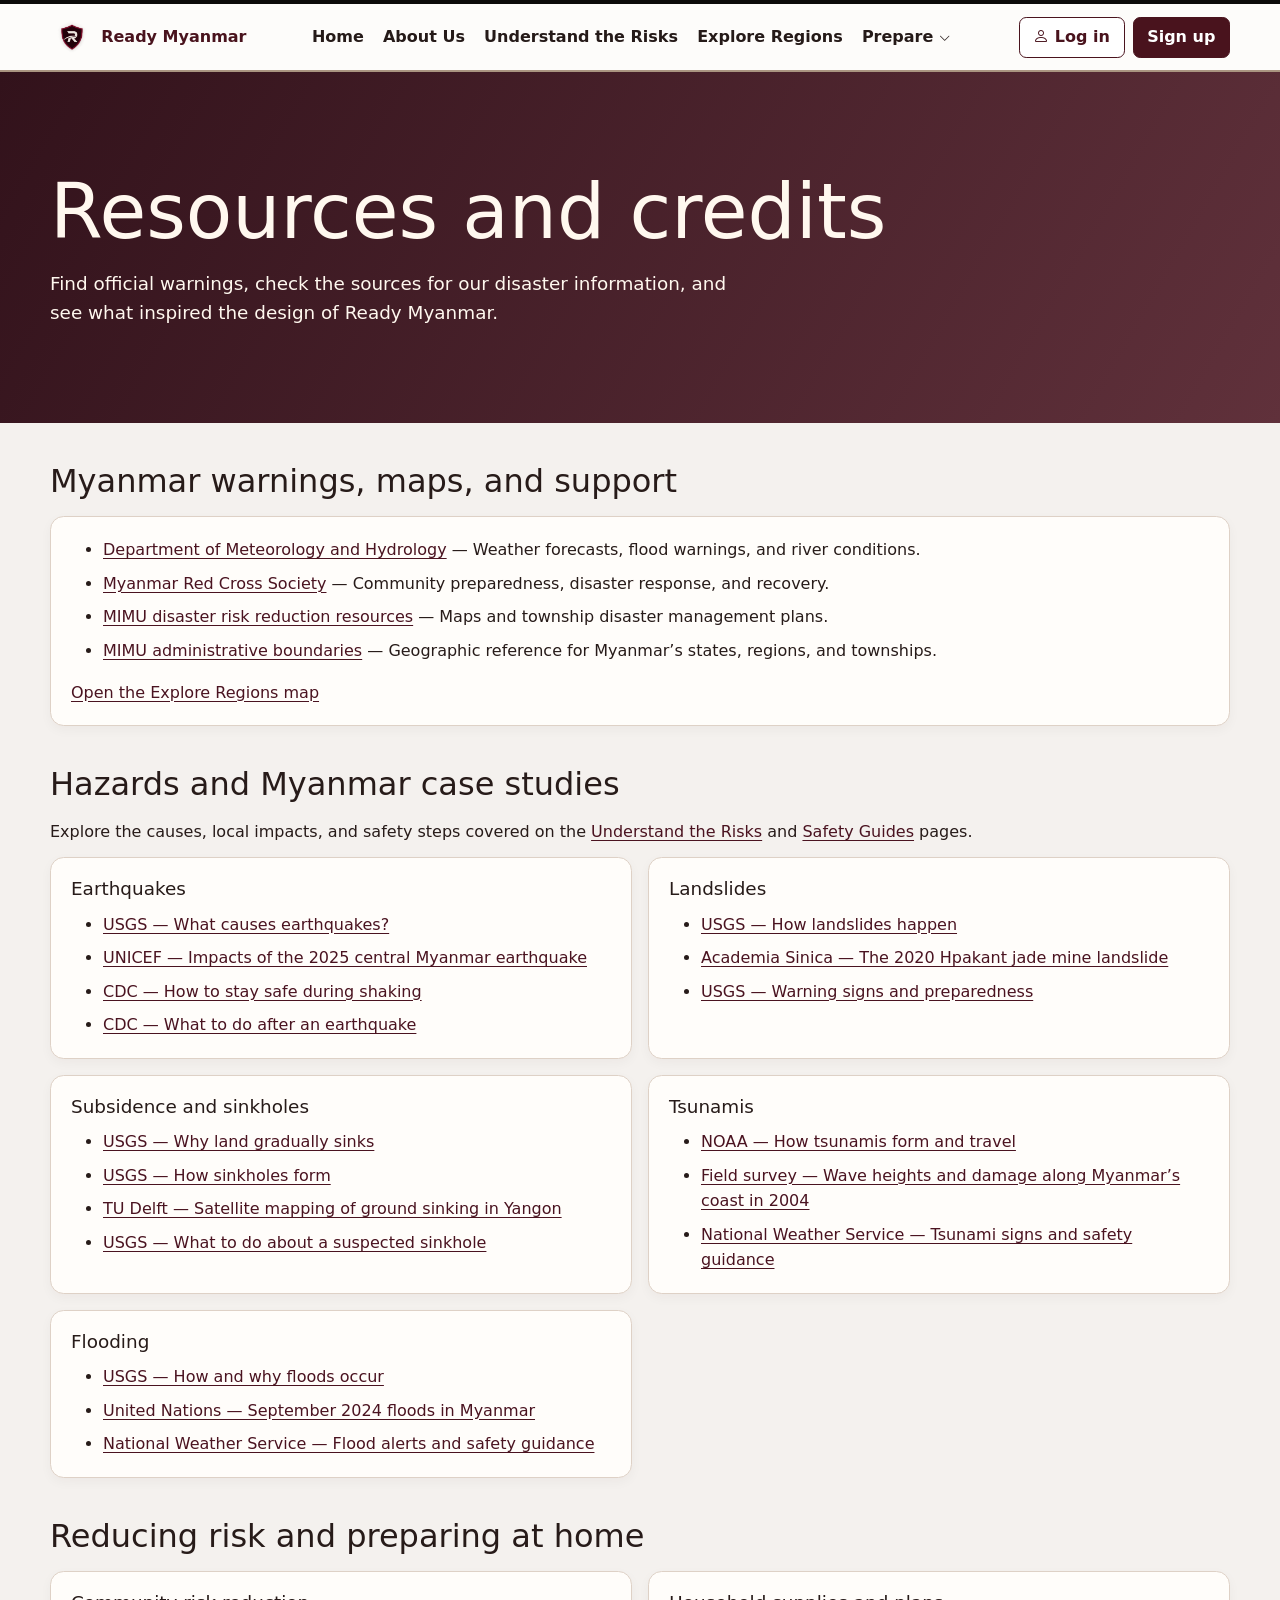
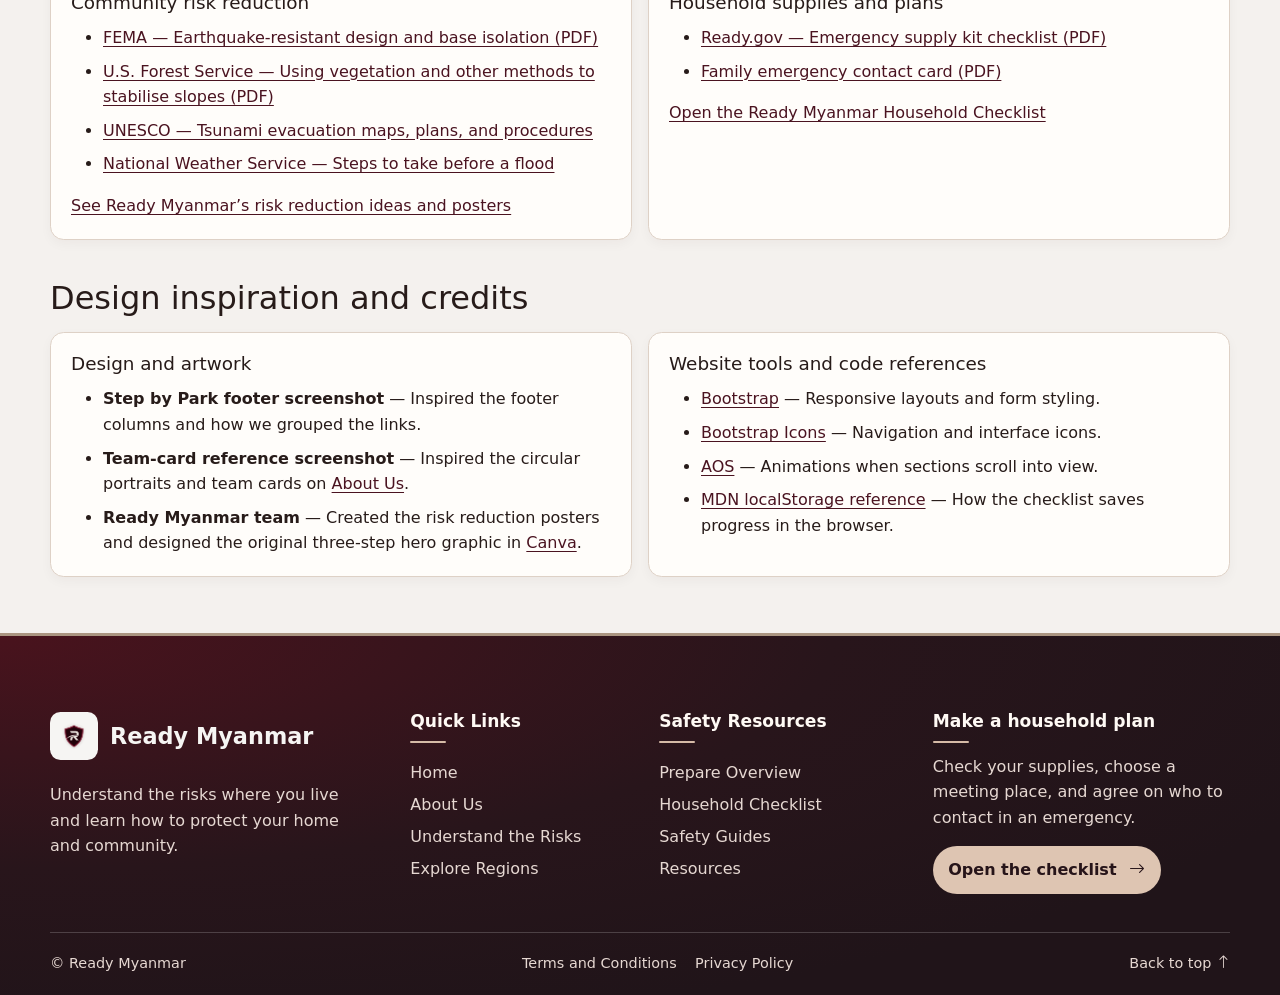
<file: resources.html>
<!DOCTYPE html>
<html lang="en">
<head>
<meta charset="UTF-8">
<meta name="viewport" content="width=device-width, initial-scale=1">
<meta name="description" content="Disaster information sources, official warnings, safety guides, and design credits for Ready Myanmar.">
<title>Resources | Ready Myanmar</title>

<link rel="stylesheet" href="https://cdn.jsdelivr.net/npm/bootstrap@5.3.3/dist/css/bootstrap.min.css">
<link rel="stylesheet" href="https://cdn.jsdelivr.net/npm/bootstrap-icons@1.11.3/font/bootstrap-icons.min.css">
<link rel="stylesheet" href="https://cdn.jsdelivr.net/npm/aos@2.3.4/dist/aos.css">
<link rel="stylesheet" href="style.css">
<link rel="stylesheet" href="resources.css">
<link rel="icon" href="images/ready-myanmar-logo.png">

<script defer src="https://cdn.jsdelivr.net/npm/bootstrap@5.3.3/dist/js/bootstrap.bundle.min.js"></script>
<script defer src="https://cdn.jsdelivr.net/npm/aos@2.3.4/dist/aos.js"></script>
<script defer src="script.js"></script>
</head>
<body id="top">
<a class="skip-link" href="#main-content">Skip to content</a>
<header id="siteHeader"></header>

<main id="main-content" class="resources-page">
    <section class="resources-hero" aria-labelledby="resources-title">
    <div class="container">
        <h1 id="resources-title">Resources and credits</h1>
        <p>Find official warnings, check the sources for our disaster information, and see what inspired the design of Ready Myanmar.</p>
    </div>
    </section>

    <section class="container resources-section" aria-labelledby="myanmar-sources">
    <h2 id="myanmar-sources">Myanmar warnings, maps, and support</h2>

    <div class="resource-card">
        <ul class="mb-0">
        <li><a href="https://moezala.gov.mm/en">Department of Meteorology and Hydrology</a> — Weather forecasts, flood warnings, and river conditions.</li>
        <li><a href="https://www.redcross.org.mm/our-work/disaster-management-service/">Myanmar Red Cross Society</a> — Community preparedness, disaster response, and recovery.</li>
        <li><a href="https://themimu.info/sector/disaster-risk-reduction">MIMU disaster risk reduction resources</a> — Maps and township disaster management plans.</li>
        <li><a href="https://data.themimu.info/en/dataset/myanmar-administrative-boundary">MIMU administrative boundaries</a> — Geographic reference for Myanmar’s states, regions, and townships.</li>
        </ul>

        <p class="mt-3 mb-0"><a href="region.html">Open the Explore Regions map</a></p>
    </div>
    </section>

    <section class="container resources-section" aria-labelledby="hazard-sources">
    <h2 id="hazard-sources">Hazards and Myanmar case studies</h2>
    <p>Explore the causes, local impacts, and safety steps covered on the <a href="risk.html">Understand the Risks</a> and <a href="guide.html">Safety Guides</a> pages.</p>

    <div class="row row-cols-1 row-cols-md-2 g-3">
        <div class="col">
        <article class="resource-card h-100">
            <h3>Earthquakes</h3>
            <ul class="mb-0">
            <li><a href="https://www.usgs.gov/faqs/what-earthquake-and-what-causes-them-happen">USGS — What causes earthquakes?</a></li>
            <li><a href="https://myanmar.un.org/en/296356-unicef-myanmar-earthquake-flash-update-no-15">UNICEF — Impacts of the 2025 central Myanmar earthquake</a></li>
            <li><a href="https://www.cdc.gov/earthquakes/safety/stay-safe-during-an-earthquake.html">CDC — How to stay safe during shaking</a></li>
            <li><a href="https://www.cdc.gov/earthquakes/safety/stay-safe-after-an-earthquake.html">CDC — What to do after an earthquake</a></li>
            </ul>
        </article>
        </div>

        <div class="col">
        <article class="resource-card h-100">
            <h3>Landslides</h3>
            <ul class="mb-0">
            <li><a href="https://www.usgs.gov/programs/landslide-hazards/landslide-basics">USGS — How landslides happen</a></li>
            <li><a href="https://www.earth.sinica.edu.tw/index.php/en/research/fields/detail/51">Academia Sinica — The 2020 Hpakant jade mine landslide</a></li>
            <li><a href="https://www.usgs.gov/programs/landslide-hazards/how-do-i-prepare-a-landslide">USGS — Warning signs and preparedness</a></li>
            </ul>
        </article>
        </div>

        <div class="col">
        <article class="resource-card h-100">
            <h3>Subsidence and sinkholes</h3>
            <ul class="mb-0">
            <li><a href="https://www.usgs.gov/water-science-school/science/land-subsidence">USGS — Why land gradually sinks</a></li>
            <li><a href="https://www.usgs.gov/water-science-school/science/sinkholes">USGS — How sinkholes form</a></li>
            <li><a href="https://research.tudelft.nl/en/publications/monitoring-land-subsidence-in-yangon-myanmar-using-sentinel-1-per/">TU Delft — Satellite mapping of ground sinking in Yangon</a></li>
            <li><a href="https://www.usgs.gov/faqs/i-have-or-think-i-have-a-sinkhole-my-property-what-should-i-do">USGS — What to do about a suspected sinkhole</a></li>
            </ul>
        </article>
        </div>

        <div class="col">
        <article class="resource-card h-100">
            <h3>Tsunamis</h3>
            <ul class="mb-0">
            <li><a href="https://www.noaa.gov/explainers/science-behind-tsunamis">NOAA — How tsunamis form and travel</a></li>
            <li><a href="https://link.springer.com/article/10.1186/BF03353384">Field survey — Wave heights and damage along Myanmar’s coast in 2004</a></li>
            <li><a href="https://www.weather.gov/safety/tsunami">National Weather Service — Tsunami signs and safety guidance</a></li>
            </ul>
        </article>
        </div>

        <div class="col">
        <article class="resource-card h-100">
            <h3>Flooding</h3>
            <ul class="mb-0">
            <li><a href="https://www.usgs.gov/water-science-school/science/floods-things-know">USGS — How and why floods occur</a></li>
            <li><a href="https://myanmar.un.org/en/279958-myanmar-flood-situation-report-3-27-september-2024">United Nations — September 2024 floods in Myanmar</a></li>
            <li><a href="https://www.weather.gov/safety/flood">National Weather Service — Flood alerts and safety guidance</a></li>
            </ul>
        </article>
        </div>
    </div>
    </section>

    <section class="container resources-section" aria-labelledby="preparation-sources">
    <h2 id="preparation-sources">Reducing risk and preparing at home</h2>

    <div class="row row-cols-1 row-cols-md-2 g-3">
        <div class="col">
        <article class="resource-card h-100">
            <h3>Community risk reduction</h3>
            <ul>
            <li><a href="https://www.fema.gov/sites/default/files/documents/fema_p-749-earthquake-resistant-design-concepts_112022.pdf">FEMA — Earthquake-resistant design and base isolation (PDF)</a></li>
            <li><a href="https://www.fs.usda.gov/t-d/pubs/pdfpubs/pdf12771814/pdf12771814dpi100.pdf">U.S. Forest Service — Using vegetation and other methods to stabilise slopes (PDF)</a></li>
            <li><a href="https://tsunami.ioc.unesco.org/en/tempp">UNESCO — Tsunami evacuation maps, plans, and procedures</a></li>
            <li><a href="https://www.weather.gov/safety/flood-before">National Weather Service — Steps to take before a flood</a></li>
            </ul>

            <p><a href="prepare.html">See Ready Myanmar’s risk reduction ideas and posters</a></p>
        </article>
        </div>

        <div class="col">
        <article class="resource-card h-100">
            <h3>Household supplies and plans</h3>
            <ul>
            <li><a href="https://www.ready.gov/sites/default/files/2024-05/ready_supply-kit-checklist.pdf">Ready.gov — Emergency supply kit checklist (PDF)</a></li>
            <li><a href="https://www.weather.gov/media/afc/Hydro/FloodSafety/family-communication-plan_fillable-card.pdf">Family emergency contact card (PDF)</a></li>
            </ul>

            <p><a href="list.html">Open the Ready Myanmar Household Checklist</a></p>
        </article>
        </div>
    </div>
    </section>

    <section class="container resources-section" aria-labelledby="credits-title">
    <h2 id="credits-title">Design inspiration and credits</h2>

    <div class="row row-cols-1 row-cols-md-2 g-3">
        <div class="col">
        <article class="resource-card h-100">
            <h3>Design and artwork</h3>
            <ul class="mb-0">
            <li><strong>Step by Park footer screenshot</strong> — Inspired the footer columns and how we grouped the links.</li>
            <li><strong>Team-card reference screenshot</strong> — Inspired the circular portraits and team cards on <a href="about%20us.html">About Us</a>.</li>
            <li><strong>Ready Myanmar team</strong> — Created the risk reduction posters and designed the original three-step hero graphic in <a href="https://www.canva.com/">Canva</a>.</li>
            </ul>
        </article>
        </div>

        <div class="col">
        <article class="resource-card h-100">
            <h3>Website tools and code references</h3>
            <ul class="mb-0">
            <li><a href="https://getbootstrap.com/docs/5.3/getting-started/introduction/">Bootstrap</a> — Responsive layouts and form styling.</li>
            <li><a href="https://icons.getbootstrap.com/">Bootstrap Icons</a> — Navigation and interface icons.</li>
            <li><a href="https://michalsnik.github.io/aos/">AOS</a> — Animations when sections scroll into view.</li>
            <li><a href="https://developer.mozilla.org/en-US/docs/Web/API/Window/localStorage">MDN localStorage reference</a> — How the checklist saves progress in the browser.</li>
            </ul>
        </article>
        </div>
    </div>
    </section>
</main>

<footer class="home-footer">
    <div class="container">
    <div class="footer-layout">
        <div class="footer-intro">
        <a class="footer-brand" href="index.html">
            <img src="images/ready-myanmar-logo.png" width="48" height="48" alt="">
            <span>Ready Myanmar</span>
        </a>
        <p>Understand the risks where you live and learn how to protect your home and community.</p>
        </div>

        <nav class="footer-links" aria-labelledby="footerQuickLinks">
        <h2 class="footer-heading" id="footerQuickLinks">Quick Links</h2>
        <a href="index.html">Home</a>
        <a href="about us.html">About Us</a>
        <a href="risk.html">Understand the Risks</a>
        <a href="region.html">Explore Regions</a>
        </nav>

        <nav class="footer-links" aria-labelledby="footerResources">
        <h2 class="footer-heading" id="footerResources">Safety Resources</h2>
        <a href="prepare.html">Prepare Overview</a>
        <a href="list.html">Household Checklist</a>
        <a href="guide.html">Safety Guides</a>
        <a href="resources.html">Resources</a>
        </nav>

        <div class="footer-action">
        <h2 class="footer-heading">Make a household plan</h2>
        <p>Check your supplies, choose a meeting place, and agree on who to contact in an emergency.</p>
        <a class="footer-cta" href="list.html">
            Open the checklist <i class="bi bi-arrow-right" aria-hidden="true"></i>
        </a>
        </div>
    </div>

    <div class="footer-bottom">
        <p>© Ready Myanmar</p>

        <div class="footer-legal">
        <button class="footer-button" type="button" data-open="termsDialog">Terms and Conditions</button>
        <button class="footer-button" type="button" data-open="privacyDialog">Privacy Policy</button>
        </div>

        <a class="footer-top" href="#top">
        Back to top <i class="bi bi-arrow-up" aria-hidden="true"></i>
        </a>
    </div>
    </div>
</footer>

<dialog class="site-dialog" id="termsDialog" aria-labelledby="termsHeading">
    <div class="dialog-heading">
    <h2 id="termsHeading">Terms and Conditions</h2>
    <button class="dialog-close" type="button" data-close>
        <i class="bi bi-x-lg" aria-hidden="true"></i> Close
    </button>
    </div>
    <p>Ready Myanmar provides general information about disaster risk. During emergencies, follow local warnings and instructions from emergency responders.</p>
</dialog>

<dialog class="site-dialog" id="privacyDialog" aria-labelledby="privacyHeading">
    <div class="dialog-heading">
    <h2 id="privacyHeading">Privacy Policy</h2>
    <button class="dialog-close" type="button" data-close>
        <i class="bi bi-x-lg" aria-hidden="true"></i> Close
    </button>
    </div>
    <p>This site saves demo account details, sign-in status, and your homepage load count in this browser. Clearing this site’s browser data removes those details.</p>
</dialog>
</body>
</html>
</file>
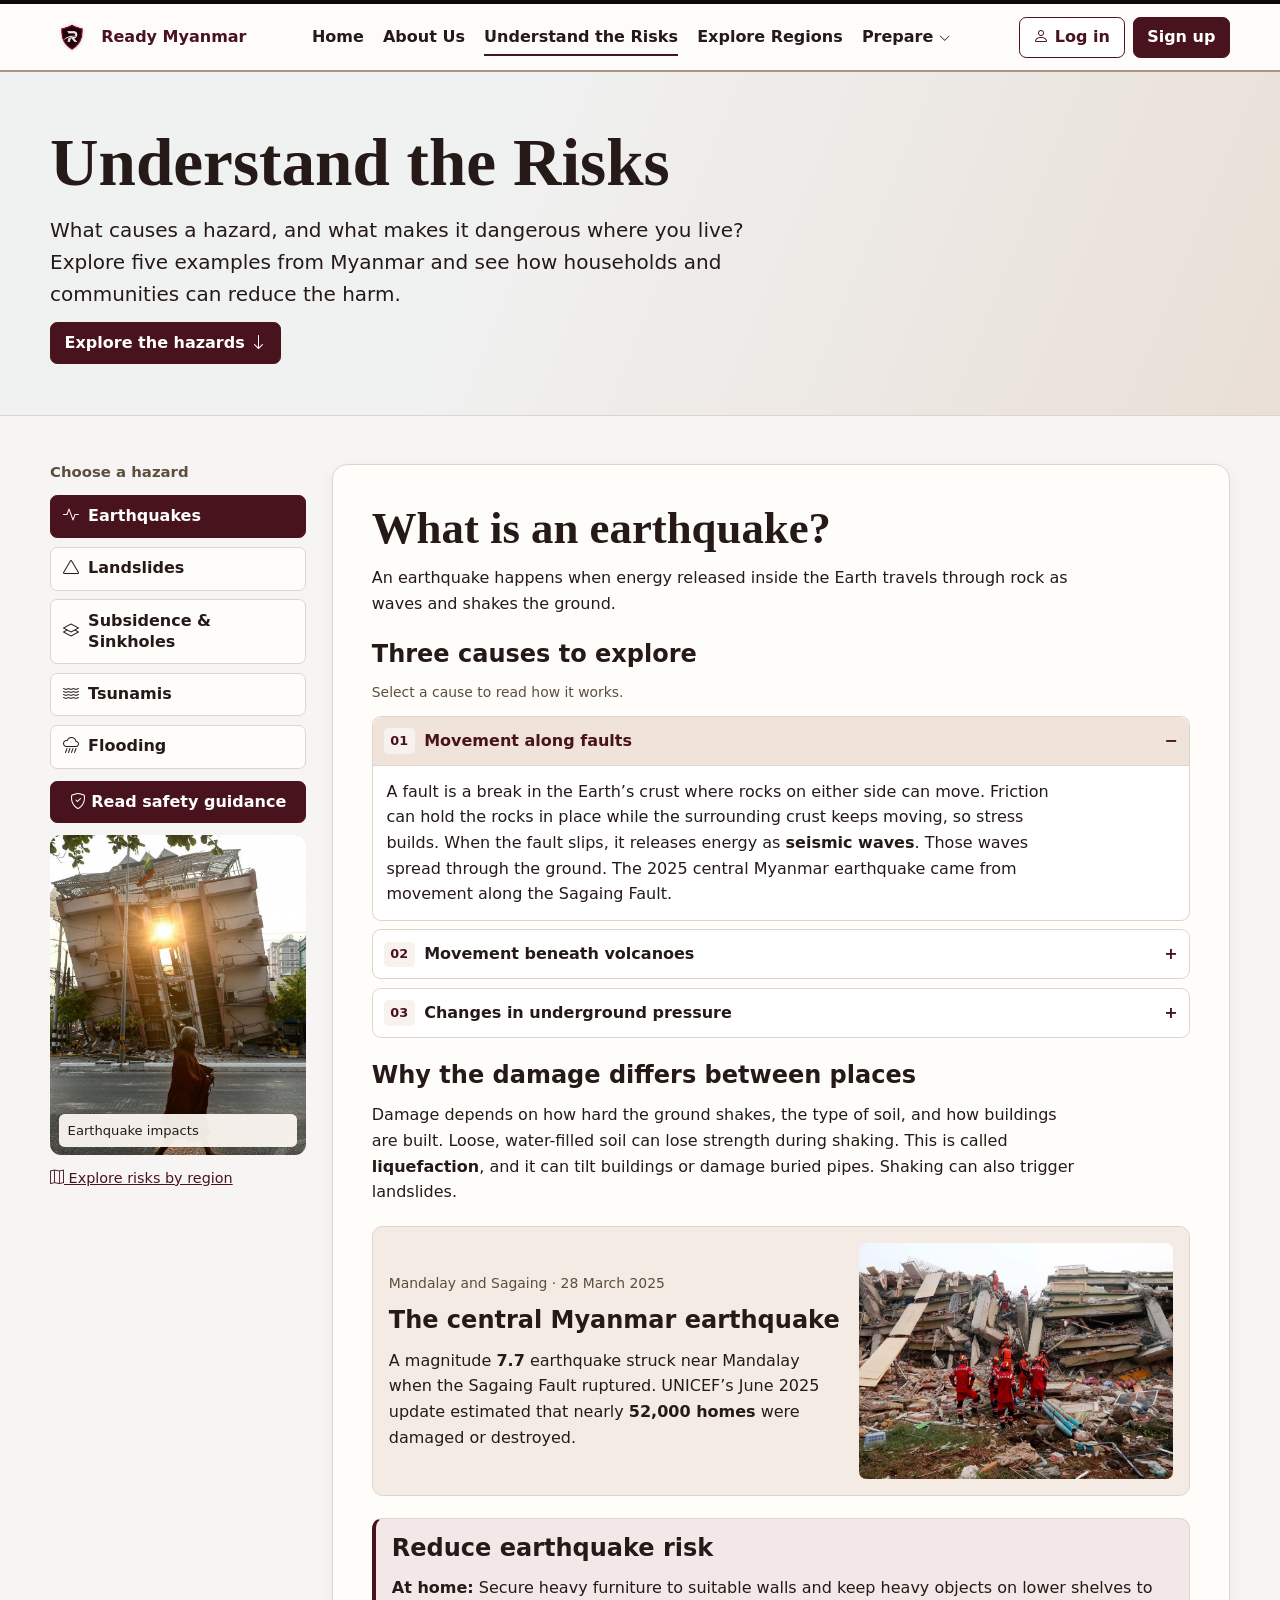
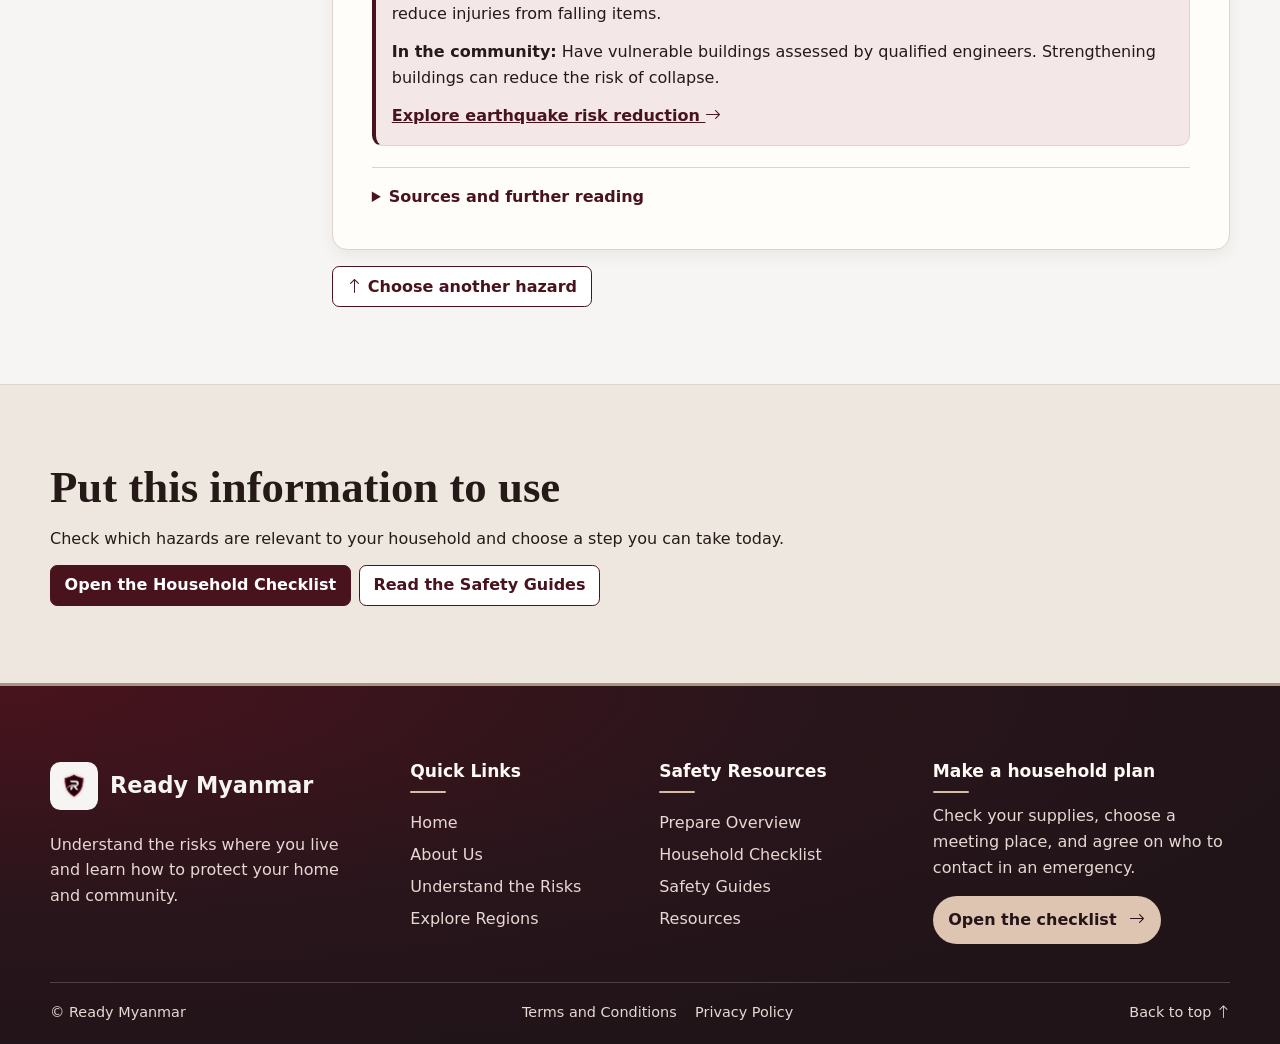
<file: risk.html>
<!DOCTYPE html>
<html lang="en">
<head>
    <meta charset="UTF-8">
    <meta name="viewport" content="width=device-width, initial-scale=1">
    <meta name="description" content="Explore five hazards in Myanmar, what causes them, and how to reduce their impact.">
    <title>Understand the Risks | Ready Myanmar</title>

    <link rel="icon" href="images/ready-myanmar-logo.png">
    <link rel="stylesheet" href="https://cdn.jsdelivr.net/npm/bootstrap@5.3.3/dist/css/bootstrap.min.css">
    <link rel="stylesheet" href="https://cdn.jsdelivr.net/npm/bootstrap-icons@1.11.3/font/bootstrap-icons.min.css">
    <link rel="stylesheet" href="https://cdn.jsdelivr.net/npm/aos@2.3.4/dist/aos.css">
    <link rel="stylesheet" href="style.css">
    <link rel="stylesheet" href="risk.css">

    <script src="https://cdn.jsdelivr.net/npm/aos@2.3.4/dist/aos.js" defer></script>
    <script src="script.js" defer></script>
    <script src="risk.js" defer></script>
</head>

<body class="risk-page" id="top">
    <a class="skip-link" href="#main">Skip to content</a>
    <header id="siteHeader"></header>

    <main id="main">
        <section class="risk-hero page-section" aria-labelledby="riskTitle">
            <div class="container" data-aos="fade-up">
                <h1 class="section-title" id="riskTitle">Understand the Risks</h1>
                <p class="lead">What causes a hazard, and what makes it dangerous where you live? Explore five examples from Myanmar and see how households and communities can reduce the harm.</p>

                <a class="btn btn-success" href="#hazardChoices">
                    Explore the hazards <i class="bi bi-arrow-down" aria-hidden="true"></i>
                </a>
            </div>
        </section>

        <div class="container page-section risk-layout">
            <aside class="risk-sidebar" id="hazardChoices">
                <nav aria-labelledby="hazardMenuTitle">
                    <h2 id="hazardMenuTitle">Choose a hazard</h2>

                    <div class="risk-menu">
                        <a class="risk-choice" href="#earthquakes">
                            <i class="bi bi-activity" aria-hidden="true"></i> Earthquakes
                        </a>
                        <a class="risk-choice" href="#landslides">
                            <i class="bi bi-triangle" aria-hidden="true"></i> Landslides
                        </a>
                        <a class="risk-choice" href="#subsidence">
                            <i class="bi bi-layers" aria-hidden="true"></i> Subsidence &amp; Sinkholes
                        </a>
                        <a class="risk-choice" href="#tsunamis">
                            <i class="bi bi-water" aria-hidden="true"></i> Tsunamis
                        </a>
                        <a class="risk-choice" href="#flooding">
                            <i class="bi bi-cloud-rain-heavy" aria-hidden="true"></i> Flooding
                        </a>
                    </div>
                </nav>

                <a class="btn btn-success risk-guide" href="guide.html">
                    <i class="bi bi-shield-check" aria-hidden="true"></i> Read safety guidance
                </a>

                <figure class="risk-preview" data-risk-photo="earthquakes">
                    <img src="images/UTR earthquake 01.jpg" alt="Buildings damaged by an earthquake">
                    <figcaption>Earthquake impacts</figcaption>
                </figure>

                <figure class="risk-preview" data-risk-photo="landslides" hidden>
                    <img src="images/UTR landslide 02.jpg"
                        alt="Rock and soil displaced down a slope" loading="lazy">
                    <figcaption>Landslide impacts</figcaption>
                </figure>

                <figure class="risk-preview" data-risk-photo="subsidence" hidden>
                    <img src="images/UTR sinkhole 03.jpg"
                        alt="A depression where the ground has collapsed" loading="lazy">
                    <figcaption>Ground collapse</figcaption>
                </figure>

                <figure class="risk-preview" data-risk-photo="tsunamis" hidden>
                    <img src="images/UTR Tsunami 04.jpg"
                        alt="Coastal damage associated with a tsunami" loading="lazy">
                    <figcaption>Coastal impacts</figcaption>
                </figure>

                <figure class="risk-preview" data-risk-photo="flooding" hidden>
                    <img src="images/UTR Flooding 05.jpg"
                        alt="Floodwater covering normally dry land" loading="lazy">
                    <figcaption>Flood impacts</figcaption>
                </figure>

                <a class="risk-map-link" href="region.html">
                    <i class="bi bi-map" aria-hidden="true"></i> Explore risks by region
                </a>
            </aside>

            <div class="risk-panels">
                <article class="risk-panel" id="earthquakes" aria-labelledby="earthquakeTitle" tabindex="-1">
                    <header class="risk-panel-heading">
                        <h2 class="section-title" id="earthquakeTitle">What is an earthquake?</h2>
                        <p>An earthquake happens when energy released inside the Earth travels through rock as waves and shakes the ground.</p>
                    </header>

                    <section class="risk-block">
                        <h3>Three causes to explore</h3>
                        <p class="risk-hint">Select a cause to read how it works.</p>

                        <div class="risk-causes">
                            <details class="risk-cause" name="earthquakes-causes" open>
                                <summary>
                                    <span class="cause-number" aria-hidden="true">01</span>
                                    Movement along faults
                                </summary>
                                <p>A fault is a break in the Earth’s crust where rocks on either side can move. Friction can hold the rocks in place while the surrounding crust keeps moving, so stress builds. When the fault slips, it releases energy as <strong>seismic waves</strong>. Those waves spread through the ground. The 2025 central Myanmar earthquake came from movement along the Sagaing Fault.</p>
                            </details>

                            <details class="risk-cause" name="earthquakes-causes">
                                <summary>
                                    <span class="cause-number" aria-hidden="true">02</span>
                                    Movement beneath volcanoes
                                </summary>
                                <p><strong>Magma</strong> is molten rock below the surface. As it moves, it pushes on the rock around it. Rock can crack or slip in response, producing small earthquakes. Moving gases and hot fluids can also change pressure in nearby cracks. Scientists look for changes in earthquake patterns alongside other observations when monitoring a volcano.</p>
                            </details>

                            <details class="risk-cause" name="earthquakes-causes">
                                <summary>
                                    <span class="cause-number" aria-hidden="true">03</span>
                                    Changes in underground pressure
                                </summary>
                                <p>Some human activities change the pressure of fluid deep underground. If that pressure reaches a fault, it can reduce how tightly the two sides press together, making it easier for them to move. A fault already under stress may then slip. The chance of this happening depends on local geology, whether fluid pressure can reach the fault, and how much stress is already there.</p>
                            </details>
                        </div>
                    </section>

                    <section class="risk-block">
                        <h3>Why the damage differs between places</h3>
                        <p>Damage depends on how hard the ground shakes, the type of soil, and how buildings are built. Loose, water-filled soil can lose strength during shaking. This is called <strong>liquefaction</strong>, and it can tilt buildings or damage buried pipes. Shaking can also trigger landslides.</p>
                    </section>

                    <section class="risk-case">
                        <div>
                            <p class="risk-location">Mandalay and Sagaing · 28 March 2025</p>
                            <h3>The central Myanmar earthquake</h3>
                            <p>A magnitude <strong>7.7</strong> earthquake struck near Mandalay when the Sagaing Fault ruptured. UNICEF’s June 2025 update estimated that nearly <strong>52,000 homes</strong> were damaged or destroyed.</p>
                        </div>

                        <img src="images/disaster earthquake 01 homepage.jpg"
                            alt="Photograph illustrating earthquake damage" loading="lazy">
                    </section>

                    <section class="risk-action">
                        <h3>Reduce earthquake risk</h3>
                        <p><strong>At home:</strong> Secure heavy furniture to suitable walls and keep heavy objects on lower shelves to reduce injuries from falling items.</p>
                        <p><strong>In the community:</strong> Have vulnerable buildings assessed by qualified engineers. Strengthening buildings can reduce the risk of collapse.</p>
                        <a href="prepare.html">Explore earthquake risk reduction <i class="bi bi-arrow-right" aria-hidden="true"></i></a>
                    </section>

                    <details class="risk-sources">
                        <summary>Sources and further reading</summary>
                        <ul>
                            <li><a href="https://www.usgs.gov/faqs/what-earthquake-and-what-causes-them-happen">USGS — What causes earthquakes?</a></li>
                            <li><a href="https://www.usgs.gov/programs/VHP/monitoring-volcano-seismicity-provides-insight-volcanic-structure">USGS — Earthquakes near volcanoes</a></li>
                            <li><a href="https://www.usgs.gov/faqs/how-does-injection-fluid-depth-cause-earthquakes">USGS — Fluid pressure and earthquakes</a></li>
                            <li><a href="https://www.usgs.gov/news/featured-story/m77-mandalay-burma-myanmar-earthquake">USGS — The 2025 earthquake near Mandalay</a></li>
                            <li><a href="https://myanmar.un.org/en/296356-unicef-myanmar-earthquake-flash-update-no-15">UNICEF — June 2025 damage update</a></li>
                            <li><a href="https://www.fema.gov/sites/default/files/documents/fema_p-232_september2024.pdf">FEMA — Earthquake-resistant homes and securing contents</a></li>
                        </ul>
                    </details>
                </article>

                <article class="risk-panel" id="landslides" aria-labelledby="landslideTitle" tabindex="-1">
                    <header class="risk-panel-heading">
                        <h2 class="section-title" id="landslideTitle">What is a landslide?</h2>
                        <p>A landslide happens when soil, rock, or debris moves downhill. The danger can extend to homes and roads on flat ground below the slope.</p>
                    </header>

                    <section class="risk-block">
                        <h3>Three causes to explore</h3>
                        <p class="risk-hint">Select a cause to read how it works.</p>

                        <div class="risk-causes">
                            <details class="risk-cause" name="landslides-causes" open>
                                <summary>
                                    <span class="cause-number" aria-hidden="true">01</span>
                                    Heavy rain
                                </summary>
                                <p>Rain fills the spaces between grains of soil. As water pressure rises, the grains can press against one another less firmly and the soil becomes easier to move. If the slope is already wet from earlier rain, more rain can be enough to trigger a slide. The amount of rain that causes trouble varies with the slope, soil, and drainage.</p>
                            </details>

                            <details class="risk-cause" name="landslides-causes">
                                <summary>
                                    <span class="cause-number" aria-hidden="true">02</span>
                                    Earthquake shaking
                                </summary>
                                <p>Shaking moves a slope back and forth and can loosen blocks of rock along existing cracks. On a steep or already unstable slope, a brief shake can start a slide. Loose, wet sediment can also lose strength during shaking. Homes and roads on flatter ground below the slope can still be in the path of the moving debris.</p>
                            </details>

                            <details class="risk-cause" name="landslides-causes">
                                <summary>
                                    <span class="cause-number" aria-hidden="true">03</span>
                                    Excavation and drainage changes
                                </summary>
                                <p>The base of a slope helps support the material above it. Digging into that base for a road, mine, or building can reduce support or leave a steeper face. Drains that send water onto the slope can add to the problem. Where these changes make a slope unstable, later rainfall or shaking can trigger movement.</p>
                            </details>
                        </div>
                    </section>

                    <section class="risk-block">
                        <h3>Effects on land and communities</h3>
                        <p>A slide can strip away topsoil, cover farmland, block transport routes, and damage homes. Debris that reaches a river can block the channel and cause flooding upstream.</p>
                    </section>

                    <section class="risk-case">
                        <div>
                            <p class="risk-location">Hpakant, Kachin · 2 July 2020</p>
                            <h3>The Hpakant landslide</h3>
                            <p>A slope collapsed at the Wai Khar open-pit jade mine. A study published in 2021 reported that at least <strong>172 miners</strong> died. Researchers used satellite observations and other data to study how the slope had changed.</p>
                        </div>

                        <img src="images/hpakant-landslide.jpg"
                            alt="Photograph illustrating slope instability" loading="lazy">
                    </section>

                    <section class="risk-action">
                        <h3>Reduce landslide risk</h3>
                        <p><strong>At home:</strong> Get qualified advice if you notice new ground cracks or unusual water flowing from a slope. Ask where runoff should go before changing drainage near a hillside.</p>
                        <p><strong>In the community:</strong> Have slopes assessed before construction. Suitable planting and drainage can help stabilise shallow soils where site conditions allow.</p>
                        <a href="prepare.html">Explore landslide risk reduction <i class="bi bi-arrow-right" aria-hidden="true"></i></a>
                    </section>

                    <details class="risk-sources">
                        <summary>Sources and further reading</summary>
                        <ul>
                            <li><a href="https://earthobservatory.sg/research/publications/the-2020-hpakant-jade-mine-disaster-myanmar-a-multi-sensor-investigation-for-slope-failure">Earth Observatory of Singapore — Hpakant investigation</a></li>
                            <li><a href="https://www.usgs.gov/programs/landslide-hazards/what-are-landslides-how-can-they-affect-me">USGS — Landslide causes and effects</a></li>
                            <li><a href="https://pubs.usgs.gov/fs/2004/3072/fs-2004-3072.html">USGS — Landslide types and triggers</a></li>
                            <li><a href="https://www.usgs.gov/programs/landslide-hazards/how-do-i-prepare-a-landslide">USGS — Reduce landslide risk near your home</a></li>
                            <li><a href="https://www.fao.org/4/i3245e/i3245e02.pdf">FAO — How vegetation can reinforce shallow slopes</a></li>
                        </ul>
                    </details>
                </article>

                <article class="risk-panel" id="subsidence" aria-labelledby="subsidenceTitle" tabindex="-1">
                    <header class="risk-panel-heading">
                        <h2 class="section-title" id="subsidenceTitle">What are subsidence and sinkholes?</h2>
                        <p>Subsidence means the ground surface sinks. A sinkhole can form when material below the surface is removed and the ground above it settles or collapses.</p>
                    </header>

                    <section class="risk-block">
                        <h3>Three causes to explore</h3>
                        <p class="risk-hint">Select a cause to read how it works.</p>

                        <div class="risk-causes">
                            <details class="risk-cause" name="subsidence-causes" open>
                                <summary>
                                    <span class="cause-number" aria-hidden="true">01</span>
                                    Groundwater pumping
                                </summary>
                                <p>Groundwater fills spaces between sediment grains. When pumping lowers water pressure, more of the weight above is carried by the sediment itself. Fine layers such as clay and silt can compress, lowering the land surface across a wide area. Some compaction can be permanent even if water levels recover. This is the process researchers linked to much of Yangon’s measured sinking.</p>
                            </details>

                            <details class="risk-cause" name="subsidence-causes">
                                <summary>
                                    <span class="cause-number" aria-hidden="true">02</span>
                                    Rock dissolving underground
                                </summary>
                                <p>Water that seeps through soil can become slightly acidic and slowly dissolve rock such as limestone. Over time, cracks and gaps can become wider. Soil may gradually settle into a gap, creating a shallow depression. If the layer above a cavity suddenly loses support, the ground can collapse and form a sinkhole.</p>
                            </details>

                            <details class="risk-cause" name="subsidence-causes">
                                <summary>
                                    <span class="cause-number" aria-hidden="true">03</span>
                                    Underground excavations
                                </summary>
                                <p>Mining can leave open spaces beneath the land. If a tunnel roof or support pillar fails, the rock and soil above can settle or collapse. The surface may sink slowly or drop in one place. The depth and size of the excavation and the strength of the ground above it affect what happens at the surface.</p>
                            </details>
                        </div>
                    </section>

                    <section class="risk-block">
                        <h3>Effects on land and communities</h3>
                        <p>Uneven sinking can crack walls, damage pipes, and change how water drains. A sinkhole can open suddenly and damage roads or buildings close to the collapse.</p>
                    </section>

                    <section class="risk-case">
                        <div>
                            <p class="risk-location">Yangon · Study published in 2018</p>
                            <h3>Where the ground is sinking</h3>
                            <p>Satellite measurements identified <strong>four zones</strong> in Yangon with marked differences in how fast the ground moved vertically. Researchers linked much of the sinking to groundwater pumping.</p>
                        </div>

                        <img src="images/yangon-subsidence.jpg"
                            alt="Illustration of ground movement in a built-up area" loading="lazy">
                    </section>

                    <section class="risk-action">
                        <h3>Reduce ground-collapse risk</h3>
                        <p><strong>At home:</strong> Keep people away from a new hole or visibly unstable ground and seek an assessment from a qualified geologist or engineer.</p>
                        <p><strong>In the community:</strong> Check ground conditions before building. Where groundwater pumping causes sinking, managing water use can help slow it.</p>
                        <a href="prepare.html">Explore subsidence risk reduction <i class="bi bi-arrow-right" aria-hidden="true"></i></a>
                    </section>

                    <details class="risk-sources">
                        <summary>Sources and further reading</summary>
                        <ul>
                            <li><a href="https://research.tudelft.nl/en/publications/monitoring-land-subsidence-in-yangon-myanmar-using-sentinel-1-per/">TU Delft — Satellite study of Yangon subsidence</a></li>
                            <li><a href="https://www.usgs.gov/water-science-school/science/sinkholes">USGS — How sinkholes form</a></li>
                            <li><a href="https://www.usgs.gov/water-science-school/science/land-subsidence">USGS — How groundwater pumping causes land to sink</a></li>
                            <li><a href="https://www.usgs.gov/faqs/i-have-or-think-i-have-a-sinkhole-my-property-what-should-i-do">USGS — What to do about a suspected sinkhole</a></li>
                        </ul>
                    </details>
                </article>

                <article class="risk-panel" id="tsunamis" aria-labelledby="tsunamiTitle" tabindex="-1">
                    <header class="risk-panel-heading">
                        <h2 class="section-title" id="tsunamiTitle">What is a tsunami?</h2>
                        <p>A tsunami is a series of waves caused by the sudden movement of a large amount of water. Near the coast, the waves can rush inland and create strong currents.</p>
                    </header>

                    <section class="risk-block">
                        <h3>Three causes to explore</h3>
                        <p class="risk-hint">Select a cause to read how it works.</p>

                        <div class="risk-causes">
                            <details class="risk-cause" name="tsunamis-causes" open>
                                <summary>
                                    <span class="cause-number" aria-hidden="true">01</span>
                                    Undersea earthquakes
                                </summary>
                                <p>A large, shallow earthquake beneath or near the sea can suddenly lift or lower part of the seafloor. This moves the water above it and sends waves outward. The amount and direction of seafloor movement matter. As the waves enter shallower water near shore, they slow down and can grow taller or sweep inland as a fast rise in water.</p>
                            </details>

                            <details class="risk-cause" name="tsunamis-causes">
                                <summary>
                                    <span class="cause-number" aria-hidden="true">02</span>
                                    Landslides into or under water
                                </summary>
                                <p>A fast-moving mass of rock or soil can push water aside whether it falls from land into the sea or slides along the seabed. The amount of material and how quickly it moves help determine the size of the waves. These waves can reach nearby shores very quickly and usually lose energy faster than waves from a large undersea earthquake.</p>
                            </details>

                            <details class="risk-cause" name="tsunamis-causes">
                                <summary>
                                    <span class="cause-number" aria-hidden="true">03</span>
                                    Volcanic activity
                                </summary>
                                <p>An explosion near the water surface or the collapse of the side of a coastal volcano can move a large volume of water suddenly. That movement can generate tsunami waves. The strength and reach of the waves depend on how much water moves and how quickly. Volcanic events are a much less common source of tsunamis than earthquakes.</p>
                            </details>
                        </div>
                    </section>

                    <section class="risk-block">
                        <h3>Effects on land and communities</h3>
                        <p>Fast-moving water can damage buildings, fishing boats, roads, and bridges. Seawater can contaminate wells and leave salt in farmland. Low-lying coastal communities are especially exposed.</p>
                    </section>

                    <section class="risk-case">
                        <div>
                            <p class="risk-location">Ayeyarwady Delta and Tanintharyi · 26 December 2004</p>
                            <h3>The Indian Ocean tsunami</h3>
                            <p>A large undersea earthquake off Sumatra moved the seafloor. A field survey at <strong>22 sites</strong> on the Myanmar coast measured tsunami heights of <strong>0.4–2.9 metres</strong> at the places surveyed.</p>
                        </div>

                        <img src="images/tsunami-coast.jpg" alt="Low-lying coastline" loading="lazy">
                    </section>

                    <section class="risk-action">
                        <h3>Reduce tsunami risk</h3>
                        <p><strong>At home:</strong> Know the fastest safe route inland or to higher ground. After strong or long shaking near the coast, move once the shaking stops. A nearby tsunami can arrive before an official warning.</p>
                        <p><strong>In the community:</strong> Mark evacuation routes and practise using them, including with people who may need help getting to safety.</p>
                        <a href="prepare.html">Explore tsunami risk reduction <i class="bi bi-arrow-right" aria-hidden="true"></i></a>
                    </section>

                    <details class="risk-sources">
                        <summary>Sources and further reading</summary>
                        <ul>
                            <li><a href="https://link.springer.com/article/10.1186/BF03353384">Field study — Tsunami heights along the Myanmar coast</a></li>
                            <li><a href="https://www.noaa.gov/jetstream/tsunamis">NOAA — How tsunamis form</a></li>
                            <li><a href="https://www.noaa.gov/explainers/science-behind-tsunamis">NOAA — How earthquakes, landslides, and volcanoes move water</a></li>
                            <li><a href="https://tsunami.ioc.unesco.org/en/what-do">UNESCO — Tsunami signs and evacuation</a></li>
                        </ul>
                    </details>
                </article>

                <article class="risk-panel" id="flooding" aria-labelledby="floodTitle" tabindex="-1">
                    <header class="risk-panel-heading">
                        <h2 class="section-title" id="floodTitle">What is flooding?</h2>
                        <p>Flooding happens when water covers areas that are normally dry. It can build slowly as a river rises or arrive quickly after intense rain.</p>
                    </header>

                    <section class="risk-block">
                        <h3>Three causes to explore</h3>
                        <p class="risk-hint">Select a cause to read how it works.</p>

                        <div class="risk-causes">
                            <details class="risk-cause" name="flooding-causes" open>
                                <summary>
                                    <span class="cause-number" aria-hidden="true">01</span>
                                    Heavy rain and fast runoff
                                </summary>
                                <p>If rain falls faster than soil can absorb it and drains can carry it away, water collects on the surface and runs downhill. Soil that is already soaked absorbs less water. Roads and roofs send water quickly towards low spots. Floodwater that rises very quickly is called a <strong>flash flood</strong>. Heavy rain is a common trigger.</p>
                            </details>

                            <details class="risk-cause" name="flooding-causes">
                                <summary>
                                    <span class="cause-number" aria-hidden="true">02</span>
                                    Rivers overflowing
                                </summary>
                                <p>A river collects runoff from the land that drains into it. After prolonged rain across that area, more water can enter the river than its channel can carry. The river then spreads across its <strong>floodplain</strong>, the low land beside it. Water can reach communities far downstream even if little rain fell there.</p>
                            </details>

                            <details class="risk-cause" name="flooding-causes">
                                <summary>
                                    <span class="cause-number" aria-hidden="true">03</span>
                                    Storm surge
                                </summary>
                                <p>Strong winds from a coastal storm can pile seawater up against the shore and raise the water above its usual level. This rise is called a <strong>storm surge</strong>. Flooding can be worse if the surge arrives at high tide or pushes water inland through river mouths and estuaries. Heavy rain at the same time can add to the flooding.</p>
                            </details>
                        </div>
                    </section>

                    <section class="risk-block">
                        <h3>Effects on land and communities</h3>
                        <p>Floodwater can wash away soil, destroy crops, contaminate drinking water, and cut off roads. Repeated flooding can displace families and interrupt work and access to healthcare.</p>
                    </section>

                    <section class="risk-case">
                        <div>
                            <p class="risk-location">Myanmar · September 2024</p>
                            <h3>Floods after heavy monsoon rain</h3>
                            <p>Heavy monsoon rain and the remnants of Typhoon Yagi flooded areas including Bago, Kayin, and Mandalay. As of 26 September 2024, the UN estimated that about <strong>1 million people</strong> across <strong>70 townships</strong> were affected.</p>
                        </div>

                        <img src="images/disaster flooding 02 homepage.jpg"
                            alt="Photograph showing the effects of flooding" loading="lazy">
                    </section>

                    <section class="risk-action">
                        <h3>Reduce flood damage</h3>
                        <p><strong>At home:</strong> Keep important documents and portable electrical items above likely flood levels. Ask a qualified electrician about moving fixed electrical equipment higher.</p>
                        <p><strong>In the community:</strong> Protect natural areas that hold floodwater and consider flood risk when choosing where to build new homes, clinics, and roads.</p>
                        <a href="prepare.html">Explore flood risk reduction <i class="bi bi-arrow-right" aria-hidden="true"></i></a>
                    </section>

                    <details class="risk-sources">
                        <summary>Sources and further reading</summary>
                        <ul>
                            <li><a href="https://myanmar.un.org/en/279958-myanmar-flood-situation-report-3-27-september-2024">United Nations — September 2024 floods report</a></li>
                            <li><a href="https://www.weather.gov/safety/flood-hazards">National Weather Service — Types of flooding and flood hazards</a></li>
                            <li><a href="https://www.weather.gov/phi/FlashFloodingDefinition">National Weather Service — What causes flash floods</a></li>
                            <li><a href="https://www.weather.gov/phi/stormsurge">National Weather Service — How storm surge forms</a></li>
                            <li><a href="https://www.fema.gov/sites/default/files/documents/fema_urban_flooding_guidance_for_homeowners_and_renters.pdf">FEMA — Reducing flood damage to household equipment</a></li>
                            <li><a href="https://www.fema.gov/sites/default/files/documents/fema_nature-based-solutions-guide_floodplains-and-wetlands_december2024.pdf">FEMA — How floodplains and wetlands help reduce flood risk</a></li>
                        </ul>
                    </details>
                </article>

                <a class="btn btn-outline-success risk-return" href="#hazardChoices">
                    <i class="bi bi-arrow-up" aria-hidden="true"></i> Choose another hazard
                </a>
            </div>
        </div>

        <section class="risk-next page-section" aria-labelledby="nextTitle">
            <div class="container">
                <h2 class="section-title" id="nextTitle">Put this information to use</h2>
                <p>Check which hazards are relevant to your household and choose a step you can take today.</p>

                <div class="button-row">
                    <a class="btn btn-success" href="list.html">Open the Household Checklist</a>
                    <a class="btn btn-outline-success" href="guide.html">Read the Safety Guides</a>
                </div>
            </div>
        </section>
    </main>

    <footer class="home-footer">
        <div class="container">
            <div class="footer-layout">
                <div class="footer-intro">
                    <a class="footer-brand" href="index.html">
                        <img src="images/ready-myanmar-logo.png" width="48" height="48" alt="">
                        <span>Ready Myanmar</span>
                    </a>
                    <p>Understand the risks where you live and learn how to protect your home and community.</p>
                </div>

                <nav class="footer-links" aria-labelledby="footerQuickLinks">
                    <h2 class="footer-heading" id="footerQuickLinks">Quick Links</h2>
                    <a href="index.html">Home</a>
                    <a href="about us.html">About Us</a>
                    <a href="risk.html">Understand the Risks</a>
                    <a href="region.html">Explore Regions</a>
                </nav>

                <nav class="footer-links" aria-labelledby="footerResources">
                    <h2 class="footer-heading" id="footerResources">Safety Resources</h2>
                    <a href="prepare.html">Prepare Overview</a>
                    <a href="list.html">Household Checklist</a>
                    <a href="guide.html">Safety Guides</a>
                    <a href="resources.html">Resources</a>
                </nav>

                <div class="footer-action">
                    <h2 class="footer-heading">Make a household plan</h2>
                    <p>Check your supplies, choose a meeting place, and agree on who to contact in an emergency.</p>
                    <a class="footer-cta" href="list.html">
                        Open the checklist <i class="bi bi-arrow-right" aria-hidden="true"></i>
                    </a>
                </div>
            </div>

            <div class="footer-bottom">
                <p>© Ready Myanmar</p>

                <div class="footer-legal">
                    <button class="footer-button" type="button" data-open="termsDialog">Terms and Conditions</button>
                    <button class="footer-button" type="button" data-open="privacyDialog">Privacy Policy</button>
                </div>

                <a class="footer-top" href="#top">
                    Back to top <i class="bi bi-arrow-up" aria-hidden="true"></i>
                </a>
            </div>
        </div>
    </footer>

    <dialog class="site-dialog" id="termsDialog" aria-labelledby="termsHeading">
        <div class="dialog-heading">
            <h2 id="termsHeading">Terms and Conditions</h2>
            <button class="dialog-close" type="button" data-close>
                <i class="bi bi-x-lg" aria-hidden="true"></i> Close
            </button>
        </div>
        <p>Ready Myanmar provides general information about disaster risk. During emergencies, follow local warnings and instructions from emergency responders.</p>
    </dialog>

    <dialog class="site-dialog" id="privacyDialog" aria-labelledby="privacyHeading">
        <div class="dialog-heading">
            <h2 id="privacyHeading">Privacy Policy</h2>
            <button class="dialog-close" type="button" data-close>
                <i class="bi bi-x-lg" aria-hidden="true"></i> Close
            </button>
        </div>
        <p>This site saves demo account details, sign-in status, and your homepage load count in this browser. Clearing this site’s browser data removes those details.</p>
    </dialog>
</body>
</html>
</file>
<file: style.css>
:root {
    --ink: #251a18;
    --wine: #49131d;
    --paper: #f6f5f3;
    --line: #ded4cb;
    --night: #0c0b09;
    --taupe: #aa9581;
    --stone: #5b4e3c;
}

*, *::before, *::after { box-sizing: border-box; }
[hidden] { display: none !important; }
html { scroll-padding-top: 5.5rem; }

body {
    margin: 0;
    color: var(--ink);
    background: var(--paper);
    font: 1rem/1.6 system-ui, sans-serif;
}

h1, h2, h3, p, figure, blockquote, dl, dd { margin: 0 0 0.8rem; }
h1, h2, h3 { line-height: 1.15; }
button, input { font: inherit; }
a { color: var(--wine); }
button, summary { cursor: pointer; }

:focus-visible {
    outline: 3px solid #986028;
    outline-offset: 4px;
}

.container {
    width: min(100% - 2rem, 1180px);
    max-width: none;
    margin-inline: auto;
    padding-inline: 0;
}

.skip-link {
    position: fixed;
    z-index: 25;
    padding: 0.75rem;
    background: white;
    transform: translateY(-120%);
}

.skip-link:focus { transform: translateY(0); }

.btn {
    display: inline-block;
    padding: 0.48rem 0.85rem;
    border: 1px solid var(--wine);
    border-radius: 0.45rem;
    background: white;
    color: var(--wine);
    font-weight: 650;
    text-align: center;
    text-decoration: none;
}

.btn:hover { background: #f0e6de; }
.btn-success { background: var(--wine); color: white; }
.btn-success:hover { background: #330d16; color: white; }
.btn:disabled { opacity: 0.65; cursor: wait; }

.button-row {
    display: flex;
    align-items: center;
    flex-wrap: wrap;
    gap: 0.5rem;
}

#siteHeader {
    position: sticky;
    top: 0;
    z-index: 20;
}

.site-nav {
    border-top: 4px solid var(--night);
    border-bottom: 2px solid var(--taupe);
    background: #fdfcfa;
}

.nav-layout {
    display: flex;
    align-items: center;
    justify-content: space-between;
    flex-wrap: wrap;
    gap: 0.65rem;
    padding-block: 0.7rem;
}

.site-brand, .account-toggle {
    display: inline-flex;
    align-items: center;
    gap: 0.45rem;
}

.site-brand {
    font-weight: 750;
    text-decoration: none;
}

.site-logo {
    display: block;
    width: 2.75rem;
    height: 2.75rem;
    flex: 0 0 auto;
    object-fit: contain;
    transition: transform 230ms cubic-bezier(.2, .9, .3, 1.35);
}

.site-brand:hover .site-logo,
.site-brand:focus-visible .site-logo {
    transform: translateY(-3px);
}

.menu-link .bi, .account-toggle > .bi { font-size: 0.72rem; }
.main-menu { display: none; width: 100%; }

.main-menu.is-open {
    display: block;
    max-height: 72vh;
    overflow-y: auto;
}

.nav-list {
    margin: 0 0 0.6rem;
    padding: 0;
    list-style: none;
}

.menu-link {
    position: relative;
    display: inline-block;
    padding: 0.55rem 0.2rem;
    color: var(--ink);
    font-weight: 650;
    text-decoration: none;
}

.menu-link::after {
    position: absolute;
    inset: auto 0.2rem 0.19rem;
    height: 2px;
    background: var(--wine);
    content: "";
    transform: scaleX(0);
    transform-origin: left;
    transition: transform 180ms ease;
}

.menu-link:hover::after,
.menu-link:focus-visible::after,
.menu-link[aria-current="page"]::after,
.nav-dropdown:has([aria-current="page"]) > .menu-link::after {
    transform: scaleX(1);
}

.nav-dropdown { position: relative; }
.nav-dropdown summary { list-style: none; }
.nav-dropdown summary::-webkit-details-marker { display: none; }

.dropdown-panel {
    min-width: 11rem;
    padding: 0.4rem;
    border: 1px solid var(--line);
    border-radius: 0.5rem;
    background: white;
    box-shadow: 0 0.35rem 1rem #251a1818;
}

.dropdown-panel a,
.dropdown-panel button {
    display: block;
    width: 100%;
    padding: 0.45rem 0.6rem;
    border: 0;
    border-radius: 0.3rem;
    background: transparent;
    color: var(--ink);
    text-align: left;
    text-decoration: none;
    white-space: nowrap;
}

.dropdown-panel a:hover,
.dropdown-panel a[aria-current="page"],
.dropdown-panel button:hover {
    background: #f0e6de;
}

.account-menu .dropdown-panel { right: 0; }
.account-toggle { max-width: 100%; }

.account-initial {
    display: grid;
    place-items: center;
    width: 1.8rem;
    height: 1.8rem;
    border-radius: 50%;
    background: var(--wine);
    color: white;
}

#accountName {
    max-width: 7rem;
    overflow: hidden;
    text-overflow: ellipsis;
    white-space: nowrap;
}

.site-dialog {
    width: min(100% - 2rem, 29rem);
    padding: 1.3rem;
    border: 1px solid var(--line);
    border-radius: 0.85rem;
    background: white;
    color: var(--ink);
}

.site-dialog::backdrop { background: #160c12aa; }

.dialog-heading {
    display: flex;
    justify-content: space-between;
    align-items: start;
    gap: 1rem;
}

.dialog-heading h2 { font-size: 1.4rem; }

.dialog-close {
    flex-shrink: 0;
    padding: 0.3rem 0.55rem;
    border: 0;
    border-radius: 0.3rem;
    background: #f0e6de;
    color: var(--ink);
    font-size: 0.9rem;
}

.account-form {
    display: grid;
    gap: 0.35rem;
}

.account-form input {
    width: 100%;
    margin-bottom: 0.45rem;
    padding: 0.45rem 0.6rem;
    border: 1px solid #937966;
    border-radius: 0.35rem;
}

.account-form .btn { justify-self: start; }
.page-section { padding-block: clamp(2.5rem, 6vw, 4.8rem); }
.split-layout, .card-grid { display: grid; gap: 1.25rem; }
.split-layout { align-items: center; gap: 2rem; }
.split-column { min-width: 0; }

.hero-title, .section-title {
    font-family: Georgia, serif;
    font-weight: 700;
}

.hero-title {
    max-width: 14ch;
    color: var(--night);
    font-size: clamp(2.65rem, 5.8vw, 5.3rem);
    letter-spacing: -0.045em;
    line-height: 1.02;
}

.hero-title span { color: var(--wine); }
.section-title { font-size: clamp(1.8rem, 4vw, 2.8rem); }
.lead { font-size: clamp(1.05rem, 2vw, 1.25rem); }
.lead, .home-intro { max-width: 60ch; }

.home-hero {
    border-bottom: 1px solid var(--line);
    background: linear-gradient(112deg, #f0f1f1 36%, #e9dfd6);
}

.guide-frame { margin: 0; }

.guide-frame img {
    display: block;
    width: 100%;
    height: auto;
}

html:not(.has-aos) [data-aos] {
    opacity: 1;
    transform: none;
    pointer-events: auto;
}

.home-story {
    display: grid;
    overflow: hidden;
    border: 1px solid var(--line);
    border-radius: 1rem;
    background: white;
}

.story-copy { padding: clamp(1rem, 3vw, 2rem); }

.story-date, .community-note {
    color: var(--stone);
    font-size: 0.9rem;
}

.story-date { text-transform: uppercase; }

.story-photo {
    position: relative;
    overflow: hidden;
    min-height: 15rem;
    margin: 0;
    background: var(--stone);
}

.story-photo img, .hazard-tile img {
    position: absolute;
    inset: 0;
    display: block;
    width: 100%;
    height: 100%;
    object-fit: cover;
}

.story-photo figcaption {
    position: absolute;
    z-index: 1;
    bottom: 0.85rem;
    left: 0.85rem;
    max-width: calc(100% - 1.7rem);
    padding: 0.3rem 0.65rem;
    border-radius: 0.3rem;
    background: var(--wine);
    color: white;
}

.story-photo::after {
    position: absolute;
    inset: 0;
    background: linear-gradient(110deg, transparent 35%, #ffffff55, transparent 65%);
    content: "";
    pointer-events: none;
    transform: translateX(-115%);
}

@media (hover: hover) and (prefers-reduced-motion: no-preference) {
    .story-photo:hover::after {
        transform: translateX(115%);
        transition: transform 650ms ease;
    }
}

.event-stats {
    display: grid;
    grid-template-columns: repeat(auto-fit, minmax(7.4rem, 1fr));
    gap: 0.65rem;
    margin: 1rem 0;
}

.event-stats > div {
    padding: 0.6rem 0.7rem;
    border-top: 3px solid var(--taupe);
    background: #f4eee8;
}

.event-stats dt, .site-stats dt {
    margin: 0 0 0.2rem;
    color: var(--wine);
    font-size: clamp(1.25rem, 2.3vw, 1.9rem);
    line-height: 1.12;
    font-variant-numeric: tabular-nums;
}

.event-stats dd { margin: 0; font-size: 0.87rem; }
.event-controls { margin-top: 0.85rem; }
.home-tinted { background: #eee7df; }

.section-heading {
    display: flex;
    flex-wrap: wrap;
    align-items: end;
    justify-content: space-between;
    gap: 0.8rem;
    margin-bottom: 1.3rem;
}

.section-heading p { margin-bottom: 0; }

.home-region-grid {
    display: grid;
    grid-template-columns: repeat(auto-fit, minmax(min(100%, 8.2rem), 1fr));
    gap: 0.8rem;
}

.region-tile, .hazard-tile {
    position: relative;
    display: block;
    overflow: hidden;
    border-radius: 0.75rem;
    text-decoration: none;
}

.region-tile {
    border: 1px solid var(--line);
    background: white;
    color: var(--ink);
    box-shadow: 0 0.25rem 0.7rem #251a1810;
    transition: transform 220ms ease, box-shadow 220ms ease;
}

.region-tile img {
    display: block;
    width: 100%;
    height: auto;
    aspect-ratio: 4 / 3;
    object-fit: cover;
    background: var(--taupe);
}

.region-label {
    display: flex;
    align-items: center;
    justify-content: space-between;
    gap: 0.25rem;
    min-height: 4.2rem;
    padding: 0.65rem;
}

.region-label small {
    display: block;
    color: var(--stone);
    font-size: 0.72rem;
    line-height: 1.25;
}

.region-label > i { color: var(--wine); }
.region-tile:hover, .region-tile:focus-visible { color: var(--wine); }

.region-tile:hover {
    transform: translateY(-4px);
    box-shadow: 0 0.6rem 1rem #251a1822;
}

.hazard-tile {
    display: flex;
    align-items: flex-end;
    min-height: 14.5rem;
    padding: 1.3rem;
    border: 1px solid #9a746c;
    background: var(--stone);
    color: white;
    transition: transform 240ms cubic-bezier(.2, .9, .3, 1.3), box-shadow 240ms ease;
}

.hazard-tile::after {
    position: absolute;
    inset: 0;
    background: linear-gradient(90deg, #1b0e11 6%, #291317e8 55%, #2913174d);
    content: "";
}

.hazard-tile > div {
    position: relative;
    z-index: 1;
    max-width: 25ch;
}

.hazard-icon {
    display: inline-grid;
    place-items: center;
    width: 2.5rem;
    height: 2.5rem;
    margin-bottom: 0.65rem;
    border: 1px solid #ffffff66;
    border-radius: 0.65rem;
    background: #49131dcc;
    color: white;
    font-size: 1.2rem;
    transition: transform 240ms ease;
}

.hazard-tile img { transition: transform 260ms ease; }

.hazard-tile:hover, .hazard-tile:focus-visible {
    color: white;
    transform: translateY(-5px);
    box-shadow: 0 0.75rem 1.4rem #251a1833;
}

.hazard-tile:hover img { transform: scale(1.045); }
.hazard-tile:hover .hazard-icon { transform: rotate(-8deg); }
.hazard-tile:hover span:last-child { text-decoration: underline; }

.home-purpose { background: var(--wine); color: white; }

.site-stats {
    display: grid;
    grid-template-columns: repeat(auto-fit, minmax(7.7rem, 1fr));
    gap: 0.85rem;
    margin: 0;
}

.site-stats > div {
    padding: 0.8rem;
    border: 1px solid #ffffff45;
    border-radius: 0.6rem;
}

.site-stats dt { color: white; font-size: 2.5rem; }
.site-stats dd { margin: 0; }

.home-quote {
    height: 100%;
    margin: 0;
    padding: 1.25rem;
    border-left: 4px solid var(--taupe);
    border-radius: 0.5rem;
    background: #fffdf9;
    box-shadow: 0 0.25rem 1rem #251a1812;
}

.home-quote figcaption span {
    display: block;
    color: var(--stone);
    font-size: 0.9rem;
}

.home-footer {
    padding: clamp(2.75rem, 6vw, 4.75rem) 0 1.25rem;
    border-top: 3px solid var(--taupe);
    background: radial-gradient(ellipse at top left, #49131d 0%, #28151b 46%, #201419 80%);
    color: #f6f5f3;
}

.footer-layout {
    display: grid;
    gap: 2rem;
}

.footer-brand {
    display: inline-flex;
    align-items: center;
    gap: 0.75rem;
    color: inherit;
    font-size: 1.4rem;
    font-weight: 750;
    line-height: 1.2;
    text-decoration: none;
}

.footer-brand img {
    width: 3rem;
    height: 3rem;
    padding: 0.3rem;
    border-radius: 0.65rem;
    background: #f6f5f3;
    object-fit: contain;
}

.footer-intro p,
.footer-action p {
    max-width: 33ch;
    margin: 0.9rem 0 0;
    color: #e6d8d2;
}

.footer-links {
    display: grid;
    justify-items: start;
    align-content: start;
    gap: 0.4rem;
}

.footer-heading {
    margin: 0 0 0.65rem;
    color: #fffaf5;
    font-size: 1.07rem;
    font-weight: 750;
}

.footer-heading::after {
    display: block;
    width: 2.25rem;
    height: 2px;
    margin-top: 0.6rem;
    border-radius: 1rem;
    background: #d6bba7;
    content: "";
}

.footer-links a, .footer-top, .footer-button {
    color: #e6d8d2;
    text-decoration: none;
}

.footer-links a:hover, .footer-top:hover, .footer-button:hover {
    color: white;
    text-decoration: underline;
    text-underline-offset: 0.25em;
}

.footer-action p { margin: 0 0 1rem; }

.footer-cta {
    display: inline-flex;
    align-items: center;
    justify-content: space-between;
    gap: 0.8rem;
    padding: 0.62rem 0.9rem;
    border: 1px solid transparent;
    border-radius: 100px;
    background: #dec5b2;
    color: #261419;
    font-weight: 700;
    text-decoration: none;
    transition: background-color 160ms ease;
}

.footer-cta:hover {
    background: #f5dfcc;
    color: #261419;
}

.footer-bottom {
    display: flex;
    align-items: center;
    justify-content: space-between;
    flex-wrap: wrap;
    gap: 0.7rem 1.2rem;
    margin-top: 2.4rem;
    padding-top: 1.15rem;
    border-top: 1px solid #ffffff30;
    color: #e6d8d2;
    font-size: 0.9rem;
}

.footer-bottom p { margin: 0; }

.footer-legal {
    display: flex;
    flex-wrap: wrap;
    gap: 0.45rem 1.15rem;
}

.footer-button {
    padding: 0;
    border: 0;
    background: transparent;
    text-align: left;
}

.home-footer :focus-visible { outline-color: #ffe0ca; }

@media (min-width: 37.5rem) {
    .footer-layout { grid-template-columns: repeat(2, minmax(0, 1fr)); }
}

@media (min-width: 48rem) {
    .home-story { grid-template-columns: 0.9fr 1.1fr; min-height: 22rem; }
    .home-region-grid { grid-template-columns: repeat(5, minmax(0, 1fr)); }
    .card-grid { grid-template-columns: repeat(2, minmax(0, 1fr)); }
    #communityHeading ~ .card-grid { grid-template-columns: repeat(3, minmax(0, 1fr)); }
    .prepare-link { margin-left: auto; }
}

@media (min-width: 62rem) {
    .split-layout {
        grid-template-columns: minmax(0, 0.9fr) minmax(0, 1.1fr);
        gap: 3.5rem;
    }

    .home-hero .page-section { padding-block: 5rem; }
    .menu-button { display: none; }
    .nav-layout { flex-wrap: nowrap; }

    .main-menu, .main-menu.is-open {
        display: flex;
        align-items: center;
        justify-content: space-between;
        gap: 0.8rem;
        flex: 1;
        width: auto;
        max-height: none;
        overflow: visible;
    }

    .nav-list {
        display: flex;
        align-items: center;
        justify-content: center;
        gap: 0.8rem;
        flex: 1;
        margin: 0;
    }

    .dropdown-panel { position: absolute; top: 100%; }

    .footer-layout {
        grid-template-columns: 1.3fr 0.85fr 0.95fr 1.2fr;
        column-gap: clamp(1.4rem, 3vw, 2.8rem);
    }
}

@media (prefers-reduced-motion: reduce) {
    .menu-link::after, .site-logo, .region-tile, .hazard-tile,
    .hazard-tile img, .hazard-icon, .footer-cta {
        transition: none;
    }

    .site-brand:hover .site-logo, .site-brand:focus-visible .site-logo,
    .region-tile:hover, .hazard-tile:hover, .hazard-tile:focus-visible,
    .hazard-tile:hover img, .hazard-tile:hover .hazard-icon {
        transform: none;
    }
}

.region-explorer-filters {
    background: var(--wine);
    color: white;
    border-radius: 1rem;
    padding: 1.25rem;
    margin-bottom: 0.75rem;
}

.region-filter-fields,
.region-compare-grid {
    display: grid;
    gap: 0.75rem;
}

.region-filter-fields {
    align-items: end;
}

.region-filter-fields label,
.region-comparison label {
    font-weight: 600;
}

.region-filter-fields .form-control,
.region-filter-fields .form-select,
.region-comparison .form-select {
    margin-top: 0.35rem;
}

.region-filter-fields .btn {
    justify-self: start;
}

#regionResultCount,
#regionCompareStatus {
    margin: 0.75rem 0 0;
    font-size: 0.9rem;
}

.region-comparison {
    background: white;
    border: 1px solid var(--line);
    border-radius: 0.75rem;
    margin-bottom: 1.25rem;
}

.region-comparison summary {
    color: var(--wine);
    cursor: pointer;
    font-weight: 700;
    padding: 0.85rem 1.15rem;
}

.region-comparison-body {
    padding: 0 1.15rem 1rem;
}

#regionCompareResults:not(:empty) {
    margin-top: 0.75rem;
}

#regionCompareResults .region-case-copy {
    background: var(--paper);
    border: 1px solid var(--line);
    border-radius: 0.75rem;
}

.region-case-grid {
    display: grid;
    gap: 1rem;
}

.region-case {
    display: flex;
    flex-direction: column;
    background: white;
    border: 1px solid var(--line);
    border-radius: 0.9rem;
    overflow: hidden;
}

.region-case:hover,
.region-case:focus-within {
    border-color: var(--wine);
}

.region-case > img {
    display: block;
    width: 100%;
    aspect-ratio: 16 / 8;
    object-fit: cover;
}

.region-case-copy {
    display: flex;
    flex: 1;
    flex-direction: column;
    padding: 1rem;
}

.region-case-copy h3 {
    margin: 0 0 0.45rem;
    font-size: 1.3rem;
}

.region-case-meta {
    display: flex;
    flex-wrap: wrap;
    align-items: center;
    justify-content: space-between;
    gap: 0.35rem;
    font-size: 0.78rem;
    margin-bottom: 0.55rem;
}

.region-case-meta span:last-child {
    background: #f1e2e2;
    color: var(--wine);
    border-radius: 0.4rem;
    padding: 0.25rem 0.5rem;
    font-weight: 700;
}

.region-case-fact {
    font-size: 0.95rem;
    line-height: 1.5;
}

.region-case-links {
    display: flex;
    flex-wrap: wrap;
    justify-content: space-between;
    gap: 0.35rem 0.75rem;
    border-top: 1px solid var(--line);
    margin-top: auto;
    padding-top: 0.65rem;
    font-size: 0.86rem;
}

.region-case-links a:first-child {
    font-weight: 700;
}

@media (min-width: 38rem) {
    .region-case-grid,
    .region-compare-grid {
        grid-template-columns: repeat(2, minmax(0, 1fr));
    }

    .region-filter-fields {
        grid-template-columns: minmax(0, 1fr) minmax(0, 1fr) auto;
    }
}

@media (min-width: 62rem) {
    .region-case-grid {
        grid-template-columns: repeat(3, minmax(0, 1fr));
    }
}
</file>
<file: about us.css>
.about-hero {
    border-bottom: 1px solid var(--line);
    background: linear-gradient(115deg, #f0f1f1 35%, #e9dfd6);
}

.about-hero h1 {
    color: var(--night);
    font: 700 clamp(2.5rem, 6vw, 4.75rem)/1.05 Georgia, serif;
    letter-spacing: -0.035em;
}

.about-hero .lead {
    max-width: 56ch;
}

.about-page h3 {
    font-size: 1.25rem;
}

.about-grid {
    display: grid;
    gap: 1rem;
    margin-top: 1.5rem;
}

.about-box {
    min-width: 0;
    padding: clamp(1.15rem, 3vw, 1.75rem);
    border: 1px solid var(--line);
    border-radius: 0.9rem;
    background: #fffdfa;
    box-shadow: 0 0.35rem 1.1rem #251a1810;
}

.about-box p:last-child {
    margin-bottom: 0;
}

.about-icon,
.timeline-marker {
    display: grid;
    place-items: center;
    background: var(--wine);
    color: white;
}

.about-icon {
    width: 2.65rem;
    height: 2.65rem;
    margin-bottom: 0.9rem;
    border-radius: 0.65rem;
    font-size: 1.2rem;
}

.about-band {
    background: #eee7df;
}

.about-timeline {
    position: relative;
    display: grid;
    gap: 1rem;
    margin: 1.5rem 0 0;
    padding: 0;
    list-style: none;
}

.about-timeline::before {
    position: absolute;
    inset: 1rem auto 1rem 1.1rem;
    width: 2px;
    background: var(--taupe);
    content: "";
}

.about-timeline li {
    position: relative;
    display: grid;
    grid-template-columns: 2.25rem minmax(0, 1fr);
    align-items: start;
    gap: 0.8rem;
}

.timeline-marker {
    width: 2.25rem;
    height: 2.25rem;
    margin-top: 0.85rem;
    border: 3px solid #eee7df;
    border-radius: 50%;
}

.team-card {
    text-align: center;
}

.team-card img {
    display: block;
    width: min(100%, 10rem);
    height: auto;
    aspect-ratio: 1;
    margin: 0 auto 1rem;
    border: 4px solid var(--taupe);
    border-radius: 50%;
    background: #eee7df;
    object-fit: cover;
}

.team-card h3 {
    margin-bottom: 0;
}

.about-contact {
    border-top: 1px solid var(--line);
    background: #f0e8e2;
}

.about-contact-layout {
    display: grid;
    gap: 1.5rem;
}

.about-contact-layout > div > p {
    max-width: 42ch;
}

.contact-form {
    display: grid;
    gap: 1rem;
}

.contact-form label {
    display: block;
    margin-bottom: 0.35rem;
    font-weight: 650;
}

.contact-form input,
.contact-form select,
.contact-form textarea {
    width: 100%;
    padding: 0.55rem 0.7rem;
    border: 1px solid #9e8477;
    border-radius: 0.45rem;
    background: white;
    color: var(--ink);
    font: inherit;
}

.contact-form textarea {
    display: block;
    resize: vertical;
}

.contact-form > button {
    justify-self: start;
}

.contact-draft {
    padding-top: 1rem;
    border-top: 1px solid var(--line);
}

.contact-draft p {
    margin-bottom: 0.65rem;
    color: var(--stone);
}

@media (min-width: 48rem) {
    .about-grid {
        grid-template-columns: repeat(3, minmax(0, 1fr));
    }

    .about-timeline::before {
        left: 50%;
        transform: translateX(-50%);
    }

    .about-timeline li {
        grid-template-columns: minmax(0, 1fr) 2.25rem minmax(0, 1fr);
        gap: 1.2rem;
    }

    .timeline-marker {
        grid-area: 1 / 2;
    }

    .timeline-card {
        grid-area: 1 / 1;
    }

    .about-timeline li:nth-child(even) .timeline-card {
        grid-area: 1 / 3;
    }

    .about-contact-layout {
        grid-template-columns: minmax(0, 0.8fr) minmax(0, 1.2fr);
        gap: 2.75rem;
    }
}
</file>
<file: region.css>
.region-hero {
    padding-block: clamp(2rem, 5vw, 4rem);
    border-bottom: 1px solid var(--line);
    background: linear-gradient(112deg, #f0f1f1 38%, #e9dfd6);
}

.region-hero h1 {
    font-size: clamp(2.4rem, 6vw, 4.25rem);
}

.region-layout {
    display: grid;
    align-items: start;
    gap: 1.35rem;
}

.map-card,
.region-panel,
.place-link {
    min-width: 0;
    border: 1px solid var(--line);
    border-radius: 0.85rem;
    background: #fffdfa;
    box-shadow: 0 0.35rem 1rem #251a1810;
}

.map-card {
    padding: clamp(0.9rem, 2.5vw, 1.4rem);
}

.map-card h2,
.region-copy h3 {
    font-size: 1.25rem;
    font-weight: 750;
}

.map-card > p {
    font-size: 0.9rem;
}

.myanmar-map {
    display: block;
    width: 100%;
    height: clamp(24rem, 68vh, 40rem);
    margin: 1rem 0;
    padding: 0.5rem;
    border-radius: 0.6rem;
    background: #f1e9e2;
}

.map-area {
    cursor: pointer;
}

.map-area path {
    fill: #b7a08f;
    stroke: #fffaf5;
    stroke-width: 1.25px;
    vector-effect: non-scaling-stroke;
    transition: fill 140ms ease;
}

.map-area:hover path,
.map-area:focus-visible path {
    fill: #87535a;
}

.map-area[aria-current="location"] path {
    fill: var(--wine);
}

.map-area:focus-visible path,
.map-marker:focus-visible circle {
    stroke: #0c0b09;
    stroke-width: 2.5px;
}

.map-marker circle {
    fill: #30231d;
    stroke: white;
    stroke-width: 2px;
    vector-effect: non-scaling-stroke;
}

.map-marker:hover circle,
.map-marker[aria-current="location"] circle {
    fill: var(--wine);
}

.map-marker text {
    fill: #211611;
    stroke: #fffaf5;
    stroke-width: 5px;
    paint-order: stroke;
    font-size: 22px;
    font-weight: 750;
}

.map-key {
    display: flex;
    flex-wrap: wrap;
    gap: 0.4rem 1rem;
    margin: 0;
}

.map-key span {
    display: inline-flex;
    align-items: center;
    gap: 0.4rem;
}

.map-swatch,
.map-dot {
    width: 0.7rem;
    height: 0.7rem;
    border-radius: 0.15rem;
    background: var(--wine);
}

.map-dot {
    border-radius: 50%;
    background: #30231d;
}

.map-context {
    overflow: hidden;
    margin: 1rem 0 0;
    border: 1px solid var(--line);
    border-radius: 0.55rem;
    background: #f6eee7;
}

.map-context img {
    display: block;
    width: 100%;
    height: clamp(7rem, 16vw, 11rem);
    object-fit: cover;
}

.map-context figcaption {
    padding: 0.6rem 0.75rem;
    color: var(--stone);
    font-size: 0.85rem;
}

.region-details {
    min-width: 0;
}

.region-panel {
    overflow: hidden;
}

.region-panel + .region-panel {
    margin-top: 1rem;
}

.region-panel[hidden] + .region-panel {
    margin-top: 0;
}

.region-panel > img,
.place-link > img {
    display: block;
    width: 100%;
    object-fit: cover;
    background: #ccb8a9;
}

.region-panel > img {
    height: clamp(11rem, 26vw, 22rem);
}

.region-copy {
    padding: clamp(1rem, 3vw, 1.7rem);
}

.region-kind,
.place-link small {
    display: block;
    margin-bottom: 0.25rem;
    color: var(--stone);
    font-size: 0.82rem;
    font-weight: 700;
}

.region-hazard {
    margin-bottom: 1.15rem;
    padding: 0.45rem 0.65rem;
    border-left: 3px solid var(--wine);
    background: #f3e8e7;
    color: var(--wine);
    font-weight: 650;
}

.region-exposure {
    display: grid;
    gap: 0.55rem;
    margin: 0 0 1.2rem;
    padding-left: 1.2rem;
}

.region-links {
    display: flex;
    flex-wrap: wrap;
    gap: 0.45rem 1rem;
    font-size: 0.95rem;
}

.region-return {
    margin-top: 1rem;
}

.places-section {
    border-top: 1px solid var(--line);
    background: #eee7df;
}

.place-grid {
    display: grid;
    grid-template-columns: repeat(auto-fit, minmax(min(100%, 8.2rem), 1fr));
    gap: 0.85rem;
}

.place-link {
    display: block;
    overflow: hidden;
    color: var(--ink);
    text-decoration: none;
    transition: transform 200ms ease, border-color 200ms ease;
}

.place-link > img {
    aspect-ratio: 4 / 3;
}

.place-link > div {
    padding: 0.6rem 0.7rem;
}

.place-link:hover,
.place-link[aria-current="location"] {
    border-color: var(--wine);
    color: var(--wine);
}

.place-link:hover {
    transform: translateY(-3px);
}

@media (min-width: 48rem) {
    .place-grid {
        grid-template-columns: repeat(5, minmax(0, 1fr));
    }
}

@media (min-width: 62rem) {
    .region-layout {
        grid-template-columns: minmax(0, 0.93fr) minmax(0, 1.07fr);
    }
}

@media (prefers-reduced-motion: reduce) {
    .map-area path,
    .place-link {
        transition: none;
    }

    .place-link:hover {
        transform: none;
    }
}
</file>
<file: resources.css>
.resources-page {
background: #f4f1ee;
color: #271b19;
padding-bottom: 3.5rem;
}

.resources-hero {
background: linear-gradient(120deg, #32121b, #60313b);
color: #fff8ef;
padding-block: clamp(3rem, 8vw, 6rem);
}

.resources-hero h1 {
color: inherit;
font-size: clamp(2.5rem, 6vw, 4.75rem);
}

.resources-hero p {
max-width: 43rem;
margin: 0;
font-size: 1.15rem;
}

.resources-section {
padding-top: 2.5rem;
}

.resources-section h2 {
margin-bottom: 1rem;
}

.resource-card {
background: #fffdfa;
border: 1px solid #ded1c6;
border-radius: 0.85rem;
padding: 1.25rem;
box-shadow: 0 4px 12px #32121b0a;
}

.resource-card h3 {
font-size: 1.15rem;
margin-bottom: 0.75rem;
}

.resources-section a {
color: #4a1320;
text-decoration: underline;
text-underline-offset: 0.2em;
overflow-wrap: anywhere;
}

.resources-section a:hover {
color: #783747;
}

.resource-card li + li {
margin-top: 0.5rem;
}

.resource-card p:last-child {
margin-bottom: 0;
}
</file>
<file: risk.css>
.risk-hero {
    padding-block: clamp(2rem, 4vw, 3.6rem);
    border-bottom: 1px solid var(--line);
    background: linear-gradient(112deg, #f0f1f1 38%, #e9dfd6);
}

.risk-hero h1 {
    font-size: clamp(2.4rem, 6vw, 4.2rem);
}

.risk-layout {
    display: grid;
    gap: 1.25rem;
    padding-top: clamp(1.5rem, 4vw, 3rem);
}

.risk-sidebar h2 {
    margin-bottom: 0.85rem;
    color: var(--stone);
    font-size: 0.93rem;
    font-weight: 750;
}

.risk-menu,
.risk-causes {
    display: grid;
    gap: 0.55rem;
}

.risk-choice {
    display: flex;
    align-items: center;
    gap: 0.6rem;
    padding: 0.65rem 0.72rem;
    border: 1px solid var(--line);
    border-radius: 0.45rem;
    background: #fffdfa;
    color: var(--ink);
    font-weight: 650;
    line-height: 1.3;
    text-decoration: none;
    transition: background-color 160ms ease, border-color 160ms ease;
}

.risk-choice:hover {
    border-color: var(--taupe);
    background: #f2e7df;
    color: var(--wine);
}

.risk-choice[aria-current="location"] {
    border-color: var(--wine);
    background: var(--wine);
    color: white;
}

.risk-guide {
    width: 100%;
    margin: 0.8rem 0;
}

.risk-preview {
    position: relative;
    overflow: hidden;
    margin: 0;
    border-radius: 0.7rem;
    background: #e7d9ce;
}

.risk-preview img,
.risk-case img {
    display: block;
    width: 100%;
    height: auto;
    object-fit: cover;
}

.risk-preview img {
    aspect-ratio: 16 / 9;
    object-position: 50% 38%;
}

.risk-preview figcaption {
    position: absolute;
    right: 0.55rem;
    bottom: 0.55rem;
    left: 0.55rem;
    padding: 0.35rem 0.55rem;
    border-radius: 0.35rem;
    background: #fffaf5ed;
    color: var(--ink);
    font-size: 0.82rem;
}

.risk-map-link {
    display: inline-block;
    margin-top: 0.7rem;
    font-size: 0.9rem;
}

.risk-panels {
    min-width: 0;
}

.risk-panel {
    padding: clamp(1rem, 3.5vw, 2.45rem);
    border: 1px solid var(--line);
    border-radius: 0.95rem;
    background: #fffdfa;
    box-shadow: 0 0.35rem 1rem #251a180e;
}

.risk-panel + .risk-panel {
    margin-top: 1.2rem;
}

.risk-panel[hidden] + .risk-panel {
    margin-top: 0;
}

.risk-panel-heading h2 {
    line-height: 1.08;
}

.risk-panels h3 {
    font-size: clamp(1.15rem, 2.8vw, 1.5rem);
    font-weight: 750;
}

.risk-panel-heading p,
.risk-block p {
    max-width: 70ch;
}

.risk-block {
    margin-top: 1.5rem;
}

.risk-hint,
.risk-location {
    color: var(--stone);
    font-size: 0.87rem;
}

.risk-cause {
    border: 1px solid var(--line);
    border-radius: 0.55rem;
    background: white;
}

.risk-cause summary {
    display: flex;
    align-items: center;
    gap: 0.6rem;
    padding: 0.7rem;
    border-radius: 0.55rem;
    list-style: none;
    font-weight: 700;
}

.risk-cause summary::-webkit-details-marker {
    display: none;
}

.risk-cause summary::after {
    margin-left: auto;
    color: var(--wine);
    content: "+";
}

.risk-cause[open] summary {
    border-bottom: 1px solid var(--line);
    border-radius: 0.55rem 0.55rem 0 0;
    background: #f0e3da;
    color: var(--wine);
}

.risk-cause[open] summary::after {
    content: "−";
}

.cause-number {
    flex: 0 0 auto;
    padding: 0.15rem 0.4rem;
    border-radius: 0.3rem;
    background: #f7f2ed;
    color: var(--wine);
    font-size: 0.8rem;
}

.risk-cause p {
    margin: 0;
    padding: 0.8rem 0.85rem;
}

.risk-case,
.risk-action {
    margin-top: 1.35rem;
    padding: 1rem;
    border: 1px solid var(--line);
    border-radius: 0.65rem;
    background: #f3ebe4;
}

.risk-case {
    display: grid;
    align-items: center;
    gap: 0.9rem;
}

.risk-case img {
    aspect-ratio: 4 / 3;
    border-radius: 0.45rem;
}

.risk-case p:last-child {
    margin-bottom: 0;
}

.risk-action {
    border-left: 4px solid var(--wine);
    background: #f3e8e7;
}

.risk-action a,
.risk-sources summary {
    font-weight: 700;
}

.risk-sources {
    margin-top: 1.35rem;
    padding-top: 1rem;
    border-top: 1px solid var(--line);
}

.risk-sources summary {
    color: var(--wine);
}

.risk-sources ul {
    margin: 0.65rem 0 0;
    padding-left: 1.25rem;
}

.risk-sources li + li {
    margin-top: 0.35rem;
}

.risk-return {
    margin-top: 1rem;
}

.risk-next {
    border-top: 1px solid var(--line);
    background: #eee7df;
}

@media (min-width: 48rem) {
    .risk-case {
        grid-template-columns: minmax(0, 1.45fr) minmax(0, 1fr);
    }
}

@media (min-width: 62rem) {
    .risk-layout {
        grid-template-columns: minmax(13.5rem, 16rem) minmax(0, 1fr);
        align-items: start;
        gap: 1.6rem;
    }

    .risk-preview img {
        aspect-ratio: 4 / 5;
    }
}

@media (prefers-reduced-motion: reduce) {
    .risk-choice {
        transition: none;
    }
}
</file>
<file: guide.css>
.guides-page [data-aos]:not(.aos-init),
.guides-page [data-aos]:focus-within {
    opacity: 1;
    transform: none;
    pointer-events: auto;
}

.guides-hero {
    overflow: hidden;
    padding-block: clamp(2.5rem, 6vw, 5rem);
    background: radial-gradient(ellipse at 85% 20%, #70404b, transparent 57%), #32121b;
    color: #fff9f1;
}

.guides-hero-grid,
.guides-layout,
.guide-stages,
.guide-questions {
    display: grid;
    gap: 1rem;
}

.guides-hero-grid {
    align-items: center;
    gap: clamp(2rem, 5vw, 4rem);
}

.guides-hero h1 {
    max-width: 13ch;
    font-size: clamp(2.65rem, 6.6vw, 5rem);
    font-weight: 800;
    line-height: 1.04;
    letter-spacing: -0.05em;
}

.guides-hero h1 span {
    color: #e0bd99;
}

.guides-hero p {
    max-width: 42ch;
    margin: 1rem 0 1.4rem;
    color: #f5e1dd;
    font-size: 1.1rem;
}

.guides-hero .btn-success {
    border-color: #f0d1aa;
    background: #f0d1aa;
    color: #32121b;
}

.guides-hero .btn-outline-success {
    border-color: #edd2c8;
    background: transparent;
    color: #fff9f1;
}

.guides-hero .btn:hover {
    box-shadow: 0 0 0 3px #ffdfbf55;
}

.guides-hero-photo {
    aspect-ratio: 16 / 9;
    border-radius: 1rem 3rem 1rem 1rem;
    background:
        linear-gradient(140deg, #32121b10, #32121b65),
        url("images/guide-hero.jpg") center / cover,
        linear-gradient(135deg, #9c7473, #573740);
    box-shadow: 0.6rem 0.6rem 0 #dcb79965;
}

.guides-intro {
    max-width: 65ch;
    margin-bottom: 1.25rem;
}

.guides-layout {
    align-items: start;
}

#guidePanels {
    min-width: 0;
}

.guide-sidebar {
    padding: 0.85rem;
    border: 1px solid var(--line);
    border-radius: 0.85rem;
    background: #fffdfa;
}

#hazardNav {
    display: grid;
    gap: 0.45rem;
}

#hazardNav a {
    display: flex;
    align-items: center;
    gap: 0.55rem;
    padding: 0.6rem 0.65rem;
    border: 1px solid var(--line);
    border-radius: 0.5rem;
    color: var(--wine);
    font-weight: 650;
    text-decoration: none;
    transition: background-color 180ms ease, color 180ms ease;
}

#hazardNav a:hover {
    background: #efe1df;
}

#hazardNav a[aria-current] {
    border-color: var(--wine);
    background: var(--wine);
    color: white;
}

#printGuide {
    width: 100%;
    margin-top: 0.85rem;
}

.guide-timeline {
    margin-top: 1.25rem;
    padding-top: 1rem;
    border-top: 1px solid var(--line);
}

.guide-timeline h3 {
    font-size: 1.1rem;
    font-weight: 780;
}

.guide-timeline ol {
    position: relative;
    display: grid;
    grid-template-columns: repeat(3, minmax(0, 1fr));
    gap: 0.5rem;
    margin: 0.8rem 0 0;
    padding: 0;
    list-style: none;
}

.guide-timeline ol::before {
    position: absolute;
    top: 0.25rem;
    right: 16%;
    left: 16%;
    height: 2px;
    background: var(--taupe);
    content: "";
}

.guide-timeline li {
    position: relative;
    min-width: 0;
    padding-top: 0.85rem;
}

.guide-timeline li::before {
    position: absolute;
    top: 0;
    left: calc(50% - 0.3rem);
    width: 0.6rem;
    height: 0.6rem;
    border: 2px solid #fffdfa;
    border-radius: 50%;
    background: var(--wine);
    box-shadow: 0 0 0 1px var(--wine);
    content: "";
}

.guide-timeline a {
    display: block;
    overflow: hidden;
    border: 1px solid var(--line);
    border-radius: 0.55rem;
    background: #f9f5f0;
    color: var(--wine);
    font-weight: 750;
    text-decoration: none;
    transition: background-color 180ms ease, border-color 180ms ease;
}

.guide-timeline a:hover,
.guide-timeline a[aria-current] {
    border-color: var(--wine);
    background: #f1e4e6;
}

.guide-timeline img {
    display: block;
    width: 100%;
    height: auto;
    aspect-ratio: 16 / 9;
    background: #eee6de;
    object-fit: cover;
}

.guide-timeline a span {
    display: flex;
    align-items: center;
    justify-content: space-between;
    gap: 0.15rem;
    padding: 0.32rem 0.42rem;
    font-size: 0.9rem;
}

.guide-panel {
    overflow: hidden;
    margin: 0 0 1rem;
    border: 1px solid var(--line);
    border-radius: 0.9rem;
    background: #fffdfa;
    box-shadow: 0 0.45rem 1.15rem #251a1810;
}

.guide-panel.is-active {
    animation: guide-enter 240ms ease-out;
}

@keyframes guide-enter {
    from {
        opacity: 0.4;
        transform: translateY(0.35rem);
    }

    to {
        opacity: 1;
        transform: translateY(0);
    }
}

.guide-panel:focus-visible {
    outline-offset: 2px;
}

.guide-photo {
    display: block;
    width: 100%;
    height: auto;
    aspect-ratio: 16 / 9;
    object-fit: cover;
    background: #eee6de;
}

.guide-body {
    padding: clamp(1rem, 3vw, 1.75rem);
}

.guide-exposure,
.guide-stage {
    padding: clamp(0.85rem, 2vw, 1.15rem);
    border-radius: 0.65rem;
}

.guide-exposure {
    margin: 1rem 0;
    border-left: 4px solid var(--wine);
    background: #f1e4e6;
}

.guide-exposure h3,
.guide-sources h3 {
    font-size: 1.1rem;
    font-weight: 750;
}

.guide-exposure p {
    margin-bottom: 0.45rem;
}

.guide-exposure a {
    font-weight: 700;
}

.guide-stage {
    border: 1px solid var(--line);
    border-top: 3px solid var(--wine);
    background: #f9f5f0;
}

.guide-stage.is-current,
.guide-stage:target {
    border-color: var(--wine);
    background: #f3e8e7;
}

.guide-stage h3 {
    margin-bottom: 0.55rem;
    color: var(--wine);
    font-size: 1.1rem;
    font-weight: 800;
}

.guide-stage h4 {
    font-size: 1rem;
    font-weight: 750;
}

.guide-stage ul {
    margin: 0;
    padding-left: 1.15rem;
}

.guide-stage li + li {
    margin-top: 0.55rem;
}

.guide-sources {
    margin-top: 1.15rem;
    padding-top: 1rem;
    border-top: 1px solid var(--line);
    font-size: 0.9rem;
}

.guide-sources .button-row {
    gap: 0.35rem 1rem;
}

.guide-discussion {
    border-top: 1px solid var(--line);
    background: #eee6de;
}

.guide-questions {
    margin: 1rem 0 1.2rem;
}

.guide-questions details {
    padding: 0.85rem;
    border: 1px solid var(--line);
    border-radius: 0.6rem;
    background: #fffdfa;
}

.guide-questions summary {
    color: var(--wine);
    font-weight: 700;
}

.guide-questions p {
    margin: 0.6rem 0 0;
}

@media (min-width: 48rem) {
    .guides-hero-grid {
        grid-template-columns: repeat(2, minmax(0, 1fr));
    }

    .guides-layout {
        grid-template-columns: minmax(13rem, 0.7fr) minmax(0, 2fr);
    }

    .guide-questions {
        grid-template-columns: repeat(3, minmax(0, 1fr));
    }

    .guide-timeline ol {
        grid-template-columns: 1fr;
        gap: 0.8rem;
    }

    .guide-timeline ol::before {
        top: 0.35rem;
        right: auto;
        bottom: 0.7rem;
        left: 0.28rem;
        width: 2px;
        height: auto;
    }

    .guide-timeline li {
        padding-top: 0;
        padding-left: 1.05rem;
    }

    .guide-timeline li::before {
        top: 0.55rem;
        left: 0;
    }

    .guide-timeline a span {
        padding: 0.42rem 0.65rem;
    }
}

@media (prefers-reduced-motion: reduce) {
    .guide-panel.is-active {
        animation: none;
    }

    #hazardNav a,
    .guide-timeline a {
        transition: none;
    }
}

@media print {
    #siteHeader,
    .skip-link,
    .guides-hero,
    #guidesTitle,
    .guides-intro,
    .guide-sidebar,
    .guide-photo,
    .guide-discussion,
    .home-footer {
        display: none !important;
    }

    .guides-page .container {
        width: 100%;
        padding: 0;
    }

    .guides-layout,
    .guide-stages {
        display: block;
    }

    .guide-panel.is-active {
        animation: none;
    }

    .guide-panel,
    .guide-stage,
    .guide-exposure {
        background: white;
        box-shadow: none;
    }

    .guide-stage {
        margin-bottom: 0.65rem;
        break-inside: avoid;
    }
}
</file>
<file: list.css>
.checklist-page [data-aos]:not(.aos-init),
.checklist-page [data-aos]:focus-within {
    opacity: 1;
    transform: none;
    pointer-events: auto;
}

.checklist-hero {
    overflow: hidden;
    padding-block: clamp(2.5rem, 6vw, 5rem);
    background: radial-gradient(ellipse at 85% 20%, #70404b, transparent 57%), #32121b;
    color: #fff9f1;
}

.checklist-hero-grid,
.checklist-layout,
.checklist-form-grid {
    display: grid;
    gap: 1rem;
}

.checklist-hero-grid {
    align-items: center;
    gap: clamp(2rem, 5vw, 4rem);
}

.checklist-hero h1 {
    max-width: 12ch;
    font-size: clamp(2.55rem, 6vw, 5rem);
    font-weight: 800;
    letter-spacing: -0.045em;
    line-height: 1.04;
}

.checklist-hero h1 span {
    color: #e0bd99;
}

.checklist-hero p {
    max-width: 44ch;
    margin: 1rem 0 1.4rem;
    color: #f5e1dd;
    font-size: 1.1rem;
}

.checklist-hero .btn-success {
    border-color: #f0d1aa;
    background: #f0d1aa;
    color: #32121b;
}

.checklist-hero .btn-outline-success {
    border-color: #edd2c8;
    background: transparent;
    color: #fff9f1;
}

.checklist-hero .btn:hover {
    box-shadow: 0 0 0 3px #ffdfbf55;
}

.checklist-hero-photo {
    aspect-ratio: 16 / 9;
    border-radius: 1rem 3rem 1rem 1rem;
    background:
        linear-gradient(140deg, #32121b10, #32121b65),
        url("images/checklist-hero.jpg") center / cover,
        linear-gradient(135deg, #9c7473, #573740);
    box-shadow: 0.6rem 0.6rem 0 #dcb79965;
}

.checklist-section-title {
    margin-bottom: 1.35rem;
}

.checklist-layout {
    align-items: start;
}

.checklist-content,
.checklist-sidebar,
.checklist-form-grid > * {
    min-width: 0;
}

.checklist-card {
    margin-bottom: 1rem;
    padding: clamp(0.95rem, 2.5vw, 1.45rem);
    border: 1px solid var(--line);
    border-radius: 0.85rem;
    background: #fffdfa;
    box-shadow: 0 0.35rem 0.9rem #251a180d;
}

.checklist-card h3 {
    font-size: 1.23rem;
}

.progress-number {
    margin-bottom: 0.35rem;
    color: var(--wine);
    font-size: clamp(2.2rem, 5vw, 3rem);
    font-weight: 800;
    line-height: 1.1;
    font-variant-numeric: tabular-nums;
}

.checklist-progress {
    height: 0.75rem;
    overflow: hidden;
    border-radius: 1rem;
    background: #eee1db;
}

.checklist-progress .progress-bar {
    width: 0;
    height: 100%;
    border-radius: inherit;
    background: var(--wine);
    transition: width 250ms ease;
}

.progress-count {
    margin: 0.65rem 0 0.35rem;
    font-weight: 700;
}

.checklist-note {
    margin-bottom: 0;
    color: var(--stone);
    font-size: 0.88rem;
}

.checklist-field label {
    display: block;
    margin-bottom: 0.25rem;
    font-weight: 650;
}

.checklist-field .form-control,
.checklist-field .form-select {
    display: block;
    width: 100%;
    min-height: 2.75rem;
    border: 1px solid var(--line);
    border-radius: 0.45rem;
    background-color: white;
    color: var(--ink);
}

.checklist-controls .checklist-field {
    margin-bottom: 0.8rem;
}

.checklist-controls .btn {
    width: 100%;
}

.task-group h3 {
    color: var(--wine);
}

.task-group h3 .bi {
    margin-right: 0.2rem;
}

.task-row {
    display: flex;
    align-items: center;
    gap: 0.45rem;
    margin-top: 0.4rem;
    padding: 0 0.55rem;
    border: 1px solid transparent;
    border-radius: 0.55rem;
    background: #f7f2ed;
    transition: background-color 180ms ease, border-color 180ms ease;
}

.task-row:hover,
.task-row:focus-within {
    border-color: #ccb9b3;
}

.task-row:has(input:checked) {
    background: #f1e4e6;
}

.task-row label {
    display: flex;
    flex: 1;
    min-width: 0;
    min-height: 2.75rem;
    align-items: flex-start;
    gap: 0.65rem;
    padding-block: 0.55rem;
    cursor: pointer;
    overflow-wrap: anywhere;
}

.task-row input {
    flex: 0 0 auto;
    width: 1.15rem;
    height: 1.15rem;
    margin: 0.2rem 0 0;
    accent-color: var(--wine);
    cursor: pointer;
}

.remove-task {
    padding: 0.35rem;
    border: 0;
    border-radius: 0.35rem;
    background: transparent;
    color: var(--wine);
    text-decoration: underline;
    font-size: 0.85rem;
}

.remove-task:hover {
    background: #ead8d9;
}

.checklist-form-grid {
    align-items: end;
}

.checklist-form-grid .btn {
    min-height: 2.75rem;
}

.checklist-actions {
    margin-bottom: 0.85rem;
}

.checklist-resources {
    margin-top: 0.65rem;
    gap: 0.45rem 1rem;
    font-size: 0.9rem;
}

@media (min-width: 48rem) {
    .checklist-hero-grid {
        grid-template-columns: repeat(2, minmax(0, 1fr));
    }

    .checklist-layout {
        grid-template-columns: minmax(13rem, 0.75fr) minmax(0, 2fr);
        gap: 1.4rem;
    }
}

@media (min-width: 64rem) {
    .checklist-form-grid {
        grid-template-columns: minmax(0, 1.4fr) minmax(0, 1fr) auto;
    }
}

@media (prefers-reduced-motion: reduce) {
    .checklist-page [data-aos] {
        opacity: 1;
        transform: none;
        pointer-events: auto;
    }

    .task-row,
    .checklist-progress .progress-bar {
        transition: none;
    }
}

@media print {
    #siteHeader,
    .home-footer,
    .skip-link,
    .no-print {
        display: none !important;
    }

    .checklist-page,
    .checklist-hero,
    .checklist-hero h1 span,
    .checklist-hero p {
        background: white;
        color: black;
    }

    .checklist-hero,
    .checklist-page .page-section {
        padding: 0;
    }

    .checklist-page .container {
        width: 100%;
    }

    .checklist-layout,
    .checklist-hero-grid {
        display: block;
    }

    .checklist-page [data-aos] {
        opacity: 1 !important;
        transform: none !important;
    }

    .task-group,
    .task-row {
        background: white !important;
        box-shadow: none;
    }

    .task-group[hidden] {
        display: block !important;
    }

    .task-row[hidden] {
        display: flex !important;
    }

    .task-row {
        break-inside: avoid;
    }

    .task-group h3 {
        break-after: avoid;
    }
}
</file>
<file: prepare.css>
.prepare-page [data-aos]:not(.aos-init),
.prepare-page [data-aos]:focus-within {
    opacity: 1;
    transform: none;
    pointer-events: auto;
}

.prepare-page [data-aos].aos-init:not(.aos-animate):not(:focus-within) {
    transition-property: none;
}

.prepare-hero {
    overflow: hidden;
    padding-block: clamp(2.5rem, 7vw, 6rem);
    color: #fff9f1;
    background: radial-gradient(ellipse at 85% 20%, #70404b, transparent 57%), #32121b;
}

.prepare-hero-grid,
.prepare-quick-grid,
.prepare-solution,
.solution-media {
    display: grid;
    gap: 1rem;
}

.prepare-hero-grid {
    align-items: center;
    gap: clamp(2rem, 6vw, 5rem);
}

.prepare-hero h1 {
    max-width: 11ch;
    font-size: clamp(2.8rem, 6.7vw, 5.4rem);
    font-weight: 800;
    line-height: 1.02;
    letter-spacing: -0.055em;
}

.prepare-hero h1 span {
    color: #e0bd99;
}

.prepare-hero p {
    max-width: 43ch;
    margin: 1.1rem 0 1.4rem;
    color: #f5e1dd;
    font-size: clamp(1rem, 2vw, 1.17rem);
}

.prepare-hero .btn-success,
.prepare-hero .btn-success:hover {
    border-color: #f0d1aa;
    background: #f0d1aa;
    color: #32121b;
}

.prepare-hero .btn-outline-success,
.prepare-hero .btn-outline-success:hover {
    border-color: #edd2c8;
    background: transparent;
    color: #fff9f1;
}

.prepare-hero .btn:hover {
    box-shadow: 0 0 0 3px #ffdfbf55;
}

.prepare-hero-photo {
    min-height: clamp(13rem, 30vw, 24rem);
    border-radius: 1rem 4rem 1rem 1rem;
    background:
        linear-gradient(140deg, #26131c10, #32121b77),
        url("images/prepare-hero.jpg") center / cover,
        linear-gradient(135deg, #9c7473, #573740);
    box-shadow: 0.65rem 0.65rem 0 #dcb79965;
}

.prepare-quick-grid {
    margin-top: 1.25rem;
}

.prepare-quick,
.prepare-solution {
    padding: clamp(1rem, 3vw, 1.8rem);
    border: 1px solid var(--line);
    border-radius: 1rem;
    background: #fffdfa;
    box-shadow: 0 0.4rem 1rem #251a1810;
}

.prepare-quick {
    position: relative;
    display: flex;
    flex-direction: column;
    align-items: flex-start;
}

.prepare-quick .btn {
    display: inline-flex;
    align-items: center;
    justify-content: center;
    gap: 0.45rem;
    width: min(100%, 16rem);
    min-height: 2.75rem;
    margin-top: auto;
}

.prepare-quick::after {
    position: absolute;
    right: 1.25rem;
    bottom: 0;
    left: 1.25rem;
    height: 3px;
    border-radius: 3px 3px 0 0;
    background: var(--wine);
    content: "";
    transform: scaleX(0);
    transform-origin: left;
    transition: transform 220ms ease;
}

.prepare-quick:hover::after,
.prepare-quick:focus-within::after {
    transform: scaleX(1);
}

.prepare-quick h3 {
    font-size: 1.35rem;
}

.prepare-icon {
    display: inline-grid;
    width: 2.85rem;
    height: 2.85rem;
    margin-bottom: 0.75rem;
    place-items: center;
    border-radius: 0.65rem;
    background: #f1e4e6;
    color: var(--wine);
    font-size: 1.3rem;
}

.prepare-solutions {
    border-block: 1px solid var(--line);
    background: #eee6de;
}

.prepare-jumps {
    margin: 1.25rem 0 1.65rem;
}

.prepare-jumps a {
    padding: 0.4rem 0.75rem;
    border: 1px solid var(--line);
    border-radius: 2rem;
    background: #fffdfa;
    color: var(--wine);
    font-weight: 650;
    text-decoration: none;
    transition: background-color 180ms ease, color 180ms ease;
}

.prepare-jumps a:hover {
    background: var(--wine);
    color: white;
}

.prepare-solution {
    margin-bottom: 1.2rem;
    align-items: start;
}

.prepare-solution:target {
    border-color: var(--wine);
    box-shadow: 0 0 0 3px #49131d20;
}

.solution-copy,
.solution-media {
    min-width: 0;
}

.solution-hazard {
    color: var(--wine);
    font-weight: 750;
}

.solution-copy h3 {
    font-size: clamp(1.55rem, 3vw, 2.1rem);
}

.solution-step {
    margin: 1rem 0;
    padding: 0.75rem 0.85rem;
    border-left: 3px solid var(--wine);
    border-radius: 0 0.55rem 0.55rem 0;
    background: #f3e8e7;
}

.solution-step h4 {
    margin-bottom: 0.3rem;
    font-size: 1rem;
    font-weight: 750;
}

.solution-step p {
    margin: 0;
}

.solution-links {
    display: flex;
    flex-wrap: wrap;
    gap: 0.45rem 1rem;
    font-size: 0.9rem;
}

.solution-figure,
.poster-tile {
    overflow: hidden;
    margin: 0;
    border: 1px solid var(--line);
    border-radius: 0.75rem;
    background: #f7f0e9;
}

.solution-figure img,
.poster-tile img {
    display: block;
    width: 100%;
    height: auto;
    aspect-ratio: 16 / 9;
    object-fit: cover;
    background: #eee7df;
}

.solution-figure figcaption,
.poster-tile span {
    padding: 0.65rem 0.8rem;
}

.solution-figure figcaption {
    color: var(--stone);
    font-size: 0.85rem;
}

.poster-tile {
    width: 100%;
    padding: 0;
    color: var(--wine);
    font-weight: 700;
    text-align: left;
    transition: box-shadow 200ms ease;
}

.poster-tile img {
    object-position: center top;
    transition: transform 260ms ease;
}

.poster-tile span {
    position: relative;
    display: block;
    background: #f7f0e9;
}

.poster-tile:hover,
.poster-tile:focus-visible {
    box-shadow: 0 0.4rem 1rem #49131d26;
}

.poster-tile:hover img,
.poster-tile:focus-visible img {
    transform: scale(1.06);
}

.site-dialog.poster-viewer {
    width: min(100% - 1rem, 53rem);
    max-width: none;
}

.poster-viewer[open] {
    animation: poster-enter 200ms ease-out both;
}

@keyframes poster-enter {
    from {
        opacity: 0;
        transform: translateY(0.6rem);
    }

    to {
        opacity: 1;
        transform: translateY(0);
    }
}

.poster-toolbar {
    margin: 0.6rem 0 0.8rem;
}

.poster-toolbar output {
    color: var(--stone);
    font-variant-numeric: tabular-nums;
}

.poster-toolbar button:disabled {
    cursor: default;
}

.poster-viewport {
    height: min(55vh, 32rem);
    overflow: auto;
    border: 1px solid var(--line);
    border-radius: 0.45rem;
    background: #f1e9e1;
}

.poster-viewport img {
    display: block;
    width: var(--poster-size, 100%);
    height: var(--poster-size, 100%);
    max-width: none;
    object-fit: contain;
}

.poster-viewport p {
    padding: 1rem;
}

@media (min-width: 48rem) {
    .prepare-hero-grid,
    .prepare-quick-grid {
        grid-template-columns: repeat(2, minmax(0, 1fr));
    }

    .prepare-solution {
        grid-template-columns: minmax(0, 1.2fr) minmax(0, 0.8fr);
        gap: 1.5rem;
    }
}

@media (prefers-reduced-motion: reduce) {
    .prepare-page [data-aos] {
        opacity: 1;
        transform: none;
        pointer-events: auto;
    }

    .prepare-page *,
    .prepare-page *::after {
        transition: none !important;
    }

    .poster-tile:hover img,
    .poster-tile:focus-visible img {
        transform: none;
    }

    .poster-viewer[open] {
        animation: none;
    }
}
</file>
